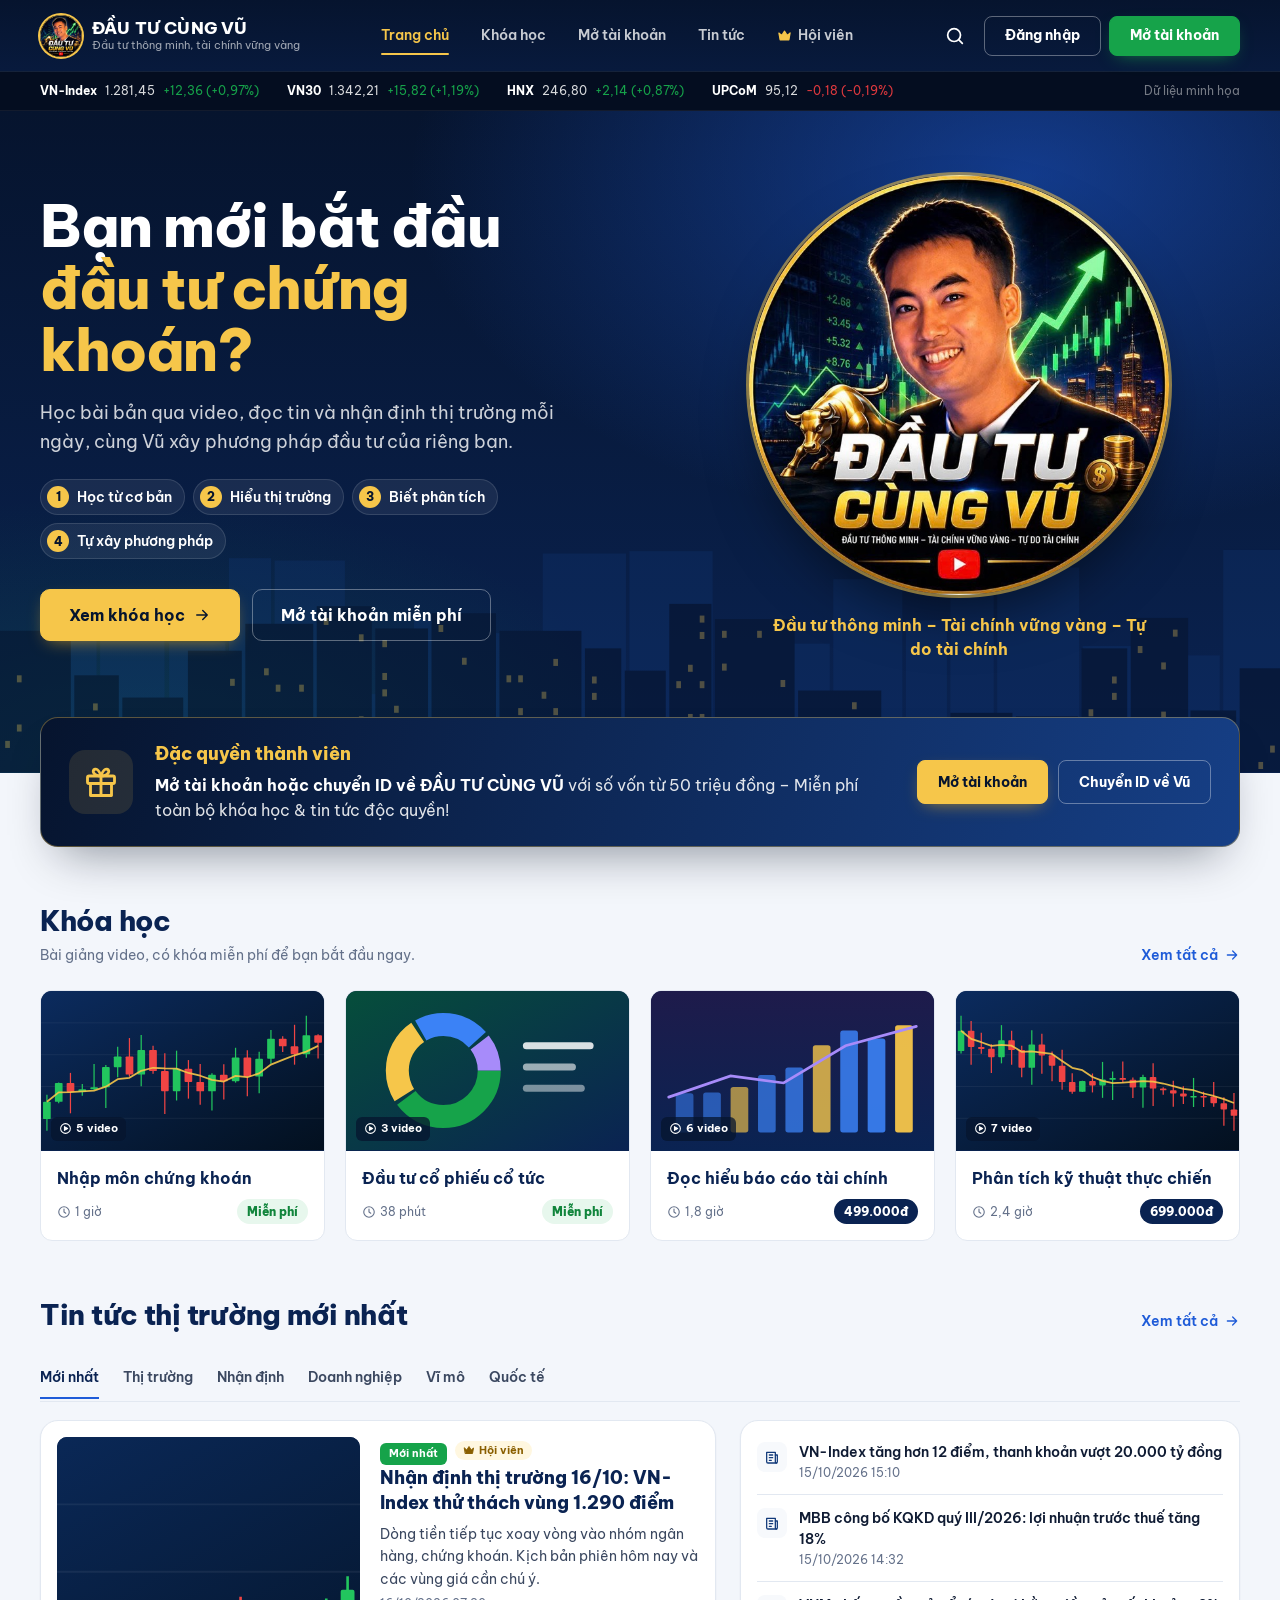
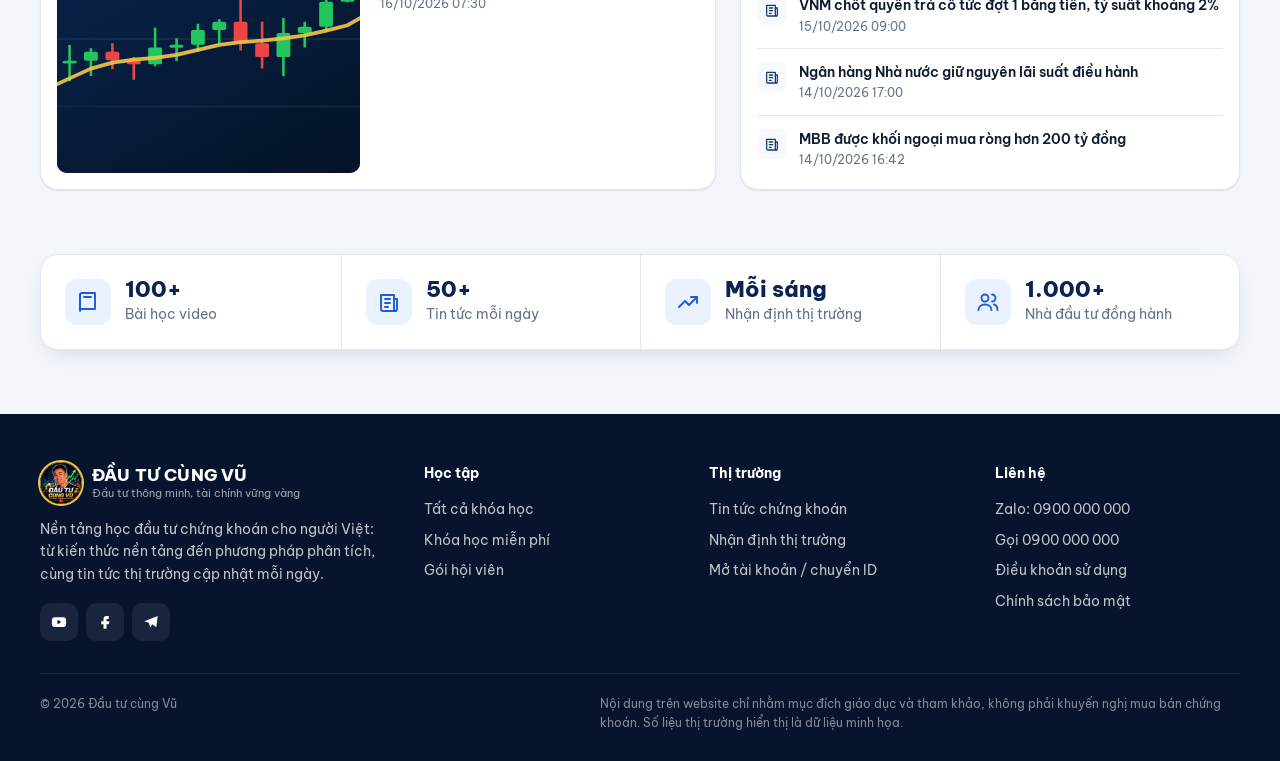
<file: index.html>
<!doctype html>
<html lang="vi">
<head>
  <meta charset="utf-8">
  <meta name="viewport" content="width=device-width, initial-scale=1">
  <title>Đầu tư cùng Vũ | Học đầu tư chứng khoán từ con số 0</title>
  <meta name="description" content="Học đầu tư chứng khoán từ cơ bản đến nâng cao, đọc tin thị trường mỗi ngày và mở tài khoản chứng khoán nhanh chóng.">
  <meta name="theme-color" content="#06142e">
  <link rel="icon" href="assets/img/vu-128.jpg" type="image/jpeg">
  <link rel="preconnect" href="https://fonts.googleapis.com">
  <link rel="preconnect" href="https://fonts.gstatic.com" crossorigin>
  <link href="https://fonts.googleapis.com/css2?family=Be+Vietnam+Pro:wght@400;500;600;700;800&display=swap" rel="stylesheet">
  <link rel="stylesheet" href="assets/css/core.css">
  <link rel="stylesheet" href="assets/css/pages.css">
  <script src="assets/js/data.js" defer></script>
  <script src="assets/js/ui.js" defer></script>
  <script src="assets/js/pages/home.js" defer></script>
</head>
<body data-page="home">
  <a class="skip-link" href="#main">Bỏ qua tới nội dung chính</a>
  <header data-site-header class="site-header"></header>
  <div data-market-strip class="market-strip"></div>

  <main id="main">
    <!-- Hero -->
    <section class="hero" aria-labelledby="hero-title">
      <div class="hero-skyline" data-hero-skyline></div>
      <div class="container">
        <div>
          <h1 id="hero-title">Bạn mới bắt đầu <span>đầu tư chứng khoán?</span></h1>
          <p class="hero-lead">Học bài bản qua video, đọc tin và nhận định thị trường mỗi ngày, cùng Vũ xây phương pháp đầu tư của riêng bạn.</p>
          <ol class="learn-path" aria-label="Lộ trình 4 bước">
            <li>Học từ cơ bản</li>
            <li>Hiểu thị trường</li>
            <li>Biết phân tích</li>
            <li>Tự xây phương pháp</li>
          </ol>
          <div class="hero-cta">
            <a class="btn btn--gold btn--lg" href="khoa-hoc/">Xem khóa học <span data-icon="arrowRight"></span></a>
            <a class="btn btn--ghost-light btn--lg" href="mo-tai-khoan/">Mở tài khoản miễn phí</a>
          </div>
        </div>

        <figure class="hero-portrait">
          <img src="assets/img/vu.jpg" alt="Vũ, người sáng lập Đầu tư cùng Vũ" width="640" height="640">
          <figcaption data-slogan>Đầu tư thông minh – Tài chính vững vàng – Tự do tài chính</figcaption>
        </figure>
      </div>
    </section>

    <!-- Đặc quyền thành viên (đặt ngay dưới hero) -->
    <section class="privilege" aria-labelledby="privilege-title">
      <div class="container">
        <div class="privilege-card">
          <span class="promo-icon" data-icon="gift"></span>
          <div>
            <h2 id="privilege-title">Đặc quyền thành viên</h2>
            <p><span data-offer-title>Mở tài khoản hoặc chuyển ID về ĐẦU TƯ CÙNG VŨ</span> <span data-offer-text>với số vốn từ 50 triệu đồng – Miễn phí toàn bộ khóa học &amp; tin tức độc quyền!</span></p>
          </div>
          <div class="privilege-cta">
            <a class="btn btn--gold" href="mo-tai-khoan/#mo-moi">Mở tài khoản</a>
            <a class="btn btn--ghost-light" href="mo-tai-khoan/#chuyen-id">Chuyển ID về Vũ</a>
          </div>
        </div>
      </div>
    </section>

    <!-- Courses -->
    <section class="section" aria-labelledby="featured-title">
      <div class="container">
        <div class="section-head">
          <div>
            <h2 class="section-title" id="featured-title">Khóa học</h2>
            <p class="section-sub">Bài giảng video, có khóa miễn phí để bạn bắt đầu ngay.</p>
          </div>
          <a class="link-more" href="khoa-hoc/">Xem tất cả <span data-icon="arrowRight"></span></a>
        </div>
        <div class="grid-courses" data-featured-courses></div>
      </div>
    </section>

    <!-- News -->
    <section class="section" style="padding-top:0" aria-labelledby="news-title">
      <div class="container">
        <div class="section-head">
          <h2 class="section-title" id="news-title">Tin tức thị trường mới nhất</h2>
          <a class="link-more" href="tin-tuc/" data-news-more>Xem tất cả <span data-icon="arrowRight"></span></a>
        </div>
        <div class="tabs tabs--line" role="tablist" aria-label="Chủ đề tin tức" data-home-news-tabs></div>
        <div class="home-news" id="home-news-panel" role="tabpanel" data-home-news></div>
      </div>
    </section>

    <!-- Stats (chuyển xuống cuối) -->
    <section class="container stats" aria-label="Con số nổi bật">
      <ul>
        <li><span class="ico" data-icon="book"></span><div><strong>100+</strong><span>Bài học video</span></div></li>
        <li><span class="ico" data-icon="newspaper"></span><div><strong>50+</strong><span>Tin tức mỗi ngày</span></div></li>
        <li><span class="ico" data-icon="trendingUp"></span><div><strong>Mỗi sáng</strong><span>Nhận định thị trường</span></div></li>
        <li><span class="ico" data-icon="users"></span><div><strong>1.000+</strong><span>Nhà đầu tư đồng hành</span></div></li>
      </ul>
    </section>
  </main>

  <footer data-site-footer></footer>
</body>
</html>
</file>
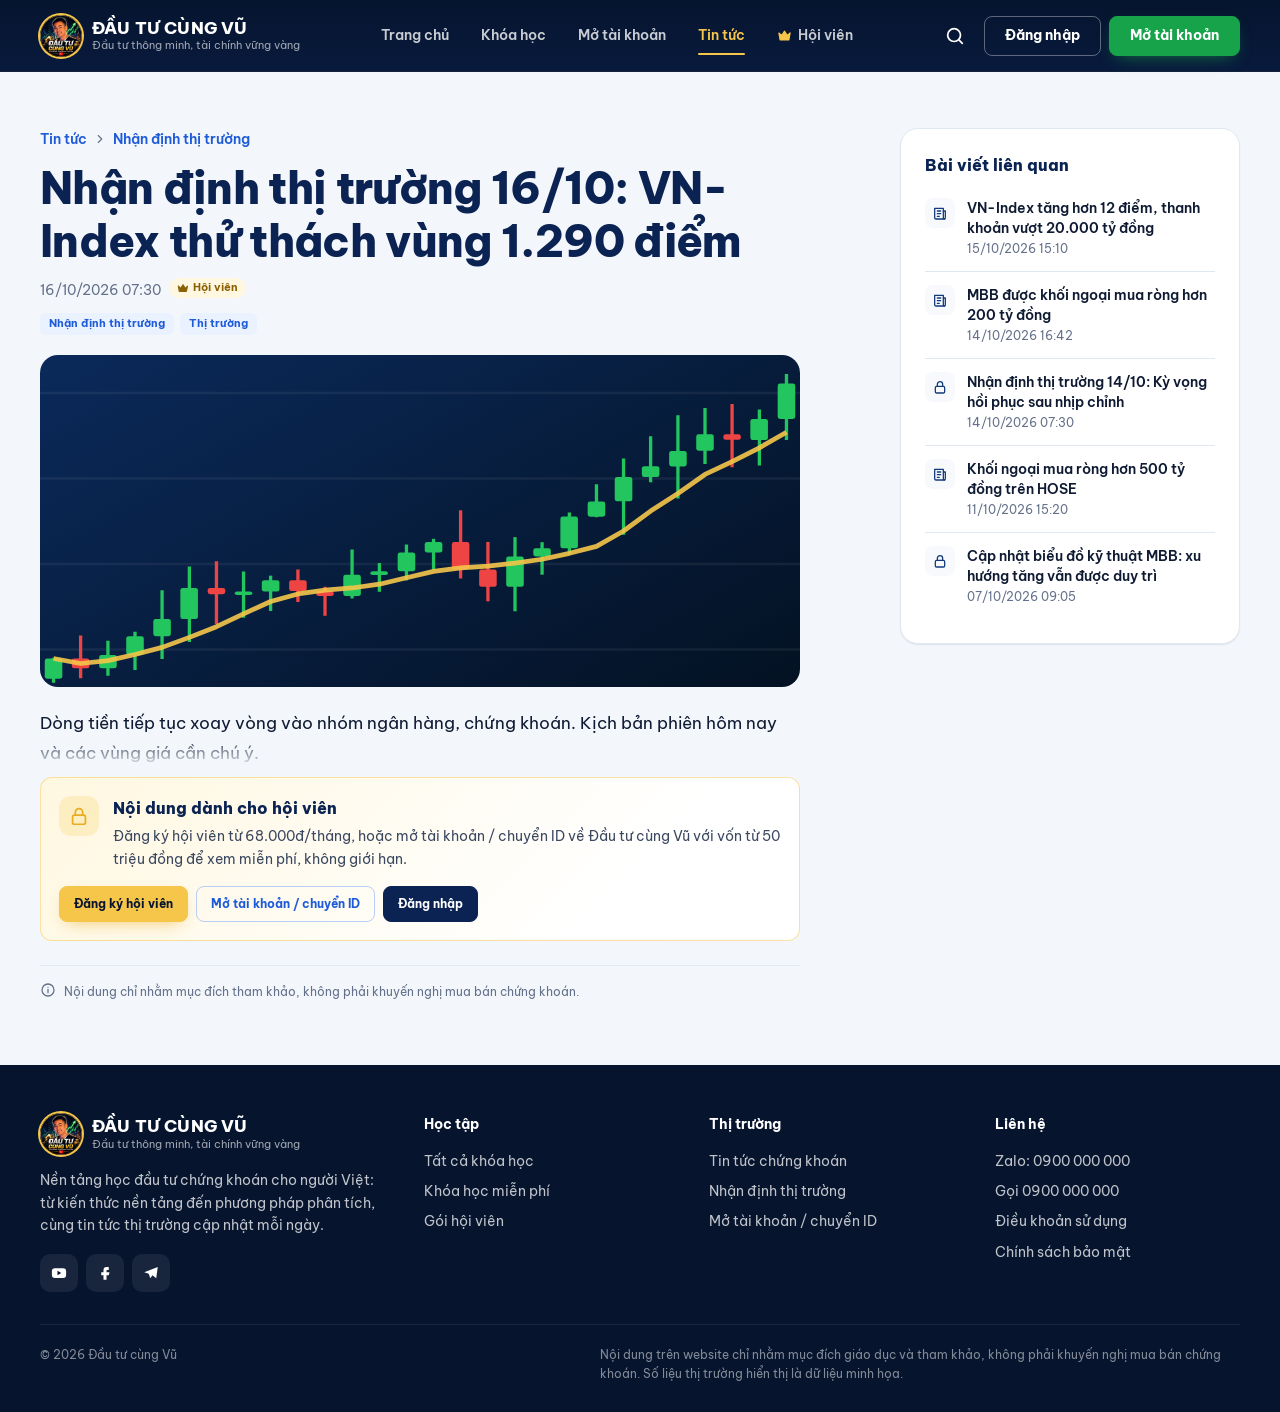
<file: bai-viet/index.html>
<!doctype html>
<html lang="vi">
<head>
  <meta charset="utf-8">
  <meta name="viewport" content="width=device-width, initial-scale=1">
  <title>Bài viết | Đầu tư cùng Vũ</title>
  <meta name="description" content="Tin tức và nhận định thị trường chứng khoán từ Đầu tư cùng Vũ.">
  <meta name="theme-color" content="#06142e">
  <link rel="icon" href="../assets/img/vu-128.jpg" type="image/jpeg">
  <link rel="preconnect" href="https://fonts.googleapis.com">
  <link rel="preconnect" href="https://fonts.gstatic.com" crossorigin>
  <link href="https://fonts.googleapis.com/css2?family=Be+Vietnam+Pro:wght@400;500;600;700;800&display=swap" rel="stylesheet">
  <link rel="stylesheet" href="../assets/css/core.css">
  <link rel="stylesheet" href="../assets/css/pages.css">
  <script src="../assets/js/data.js" defer></script>
  <script src="../assets/js/ui.js" defer></script>
  <script src="../assets/js/pages/article.js" defer></script>
</head>
<body data-page="news">
  <a class="skip-link" href="#main">Bỏ qua tới nội dung chính</a>
  <header data-site-header class="site-header"></header>

  <main id="main">
    <section class="section article-section">
      <div class="container article-layout">
        <article class="article" data-article aria-live="polite"></article>
        <aside class="article-side" aria-labelledby="related-title">
          <div class="panel panel-pad">
            <h2 id="related-title" class="card-title-h">Bài viết liên quan</h2>
            <ul class="headline-list headline-list--plain" data-related></ul>
          </div>
        </aside>
      </div>
    </section>
  </main>

  <footer data-site-footer></footer>
</body>
</html>
</file>
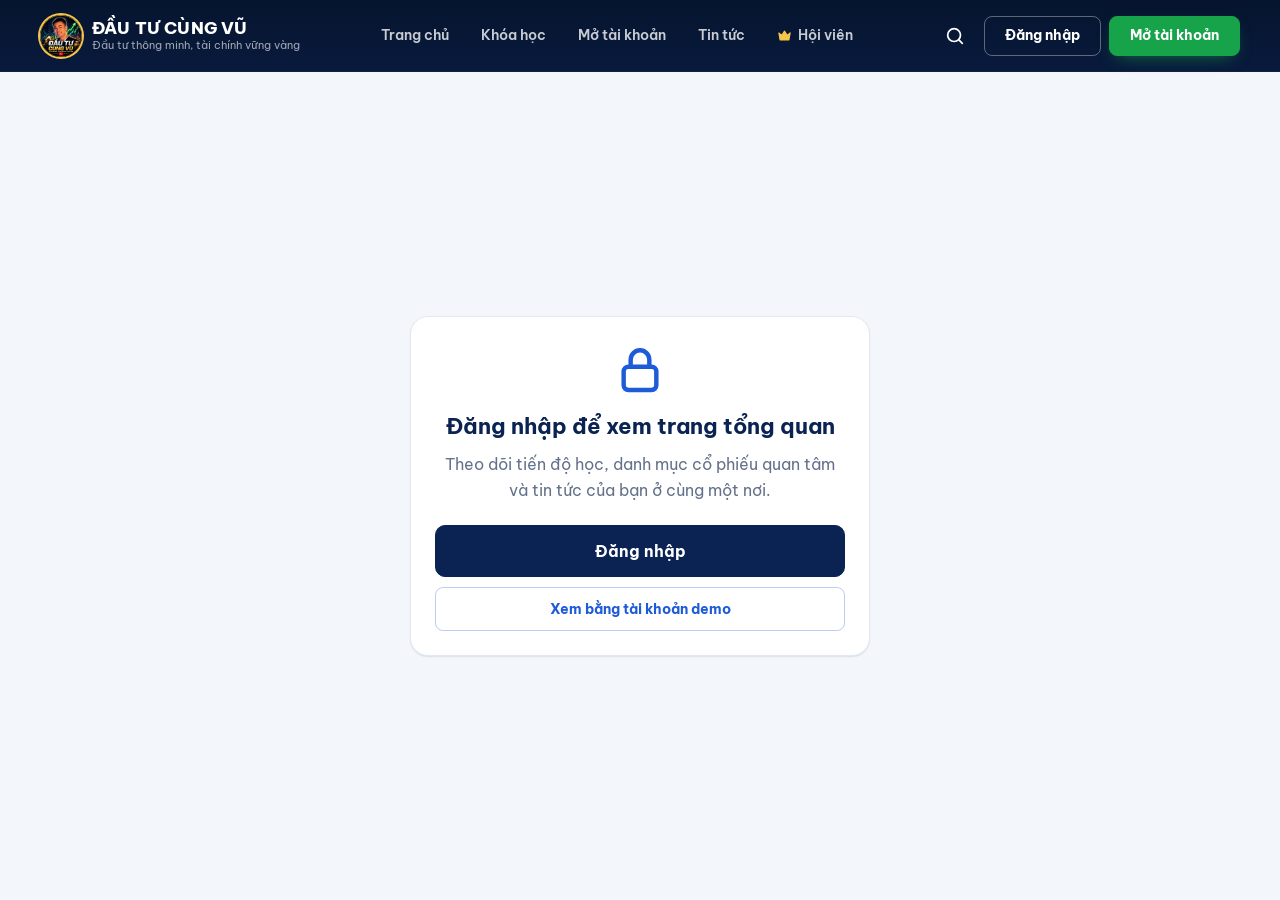
<file: dashboard/index.html>
<!doctype html>
<html lang="vi">
<head>
  <meta charset="utf-8">
  <meta name="viewport" content="width=device-width, initial-scale=1">
  <title>Tổng quan | Đầu tư cùng Vũ</title>
  <meta name="robots" content="noindex">
  <meta name="theme-color" content="#06142e">
  <link rel="icon" href="../assets/img/vu-128.jpg" type="image/jpeg">
  <link rel="preconnect" href="https://fonts.googleapis.com">
  <link rel="preconnect" href="https://fonts.gstatic.com" crossorigin>
  <link href="https://fonts.googleapis.com/css2?family=Be+Vietnam+Pro:wght@400;500;600;700;800&display=swap" rel="stylesheet">
  <link rel="stylesheet" href="../assets/css/core.css">
  <link rel="stylesheet" href="../assets/css/pages.css">
  <script src="../assets/js/data.js" defer></script>
  <script src="../assets/js/ui.js" defer></script>
  <script src="../assets/js/pages/dashboard.js" defer></script>
</head>
<body data-page="dashboard">
  <a class="skip-link" href="#main">Bỏ qua tới nội dung chính</a>
  <header data-site-header class="site-header"></header>
  <main id="main" data-dashboard></main>
</body>
</html>
</file>
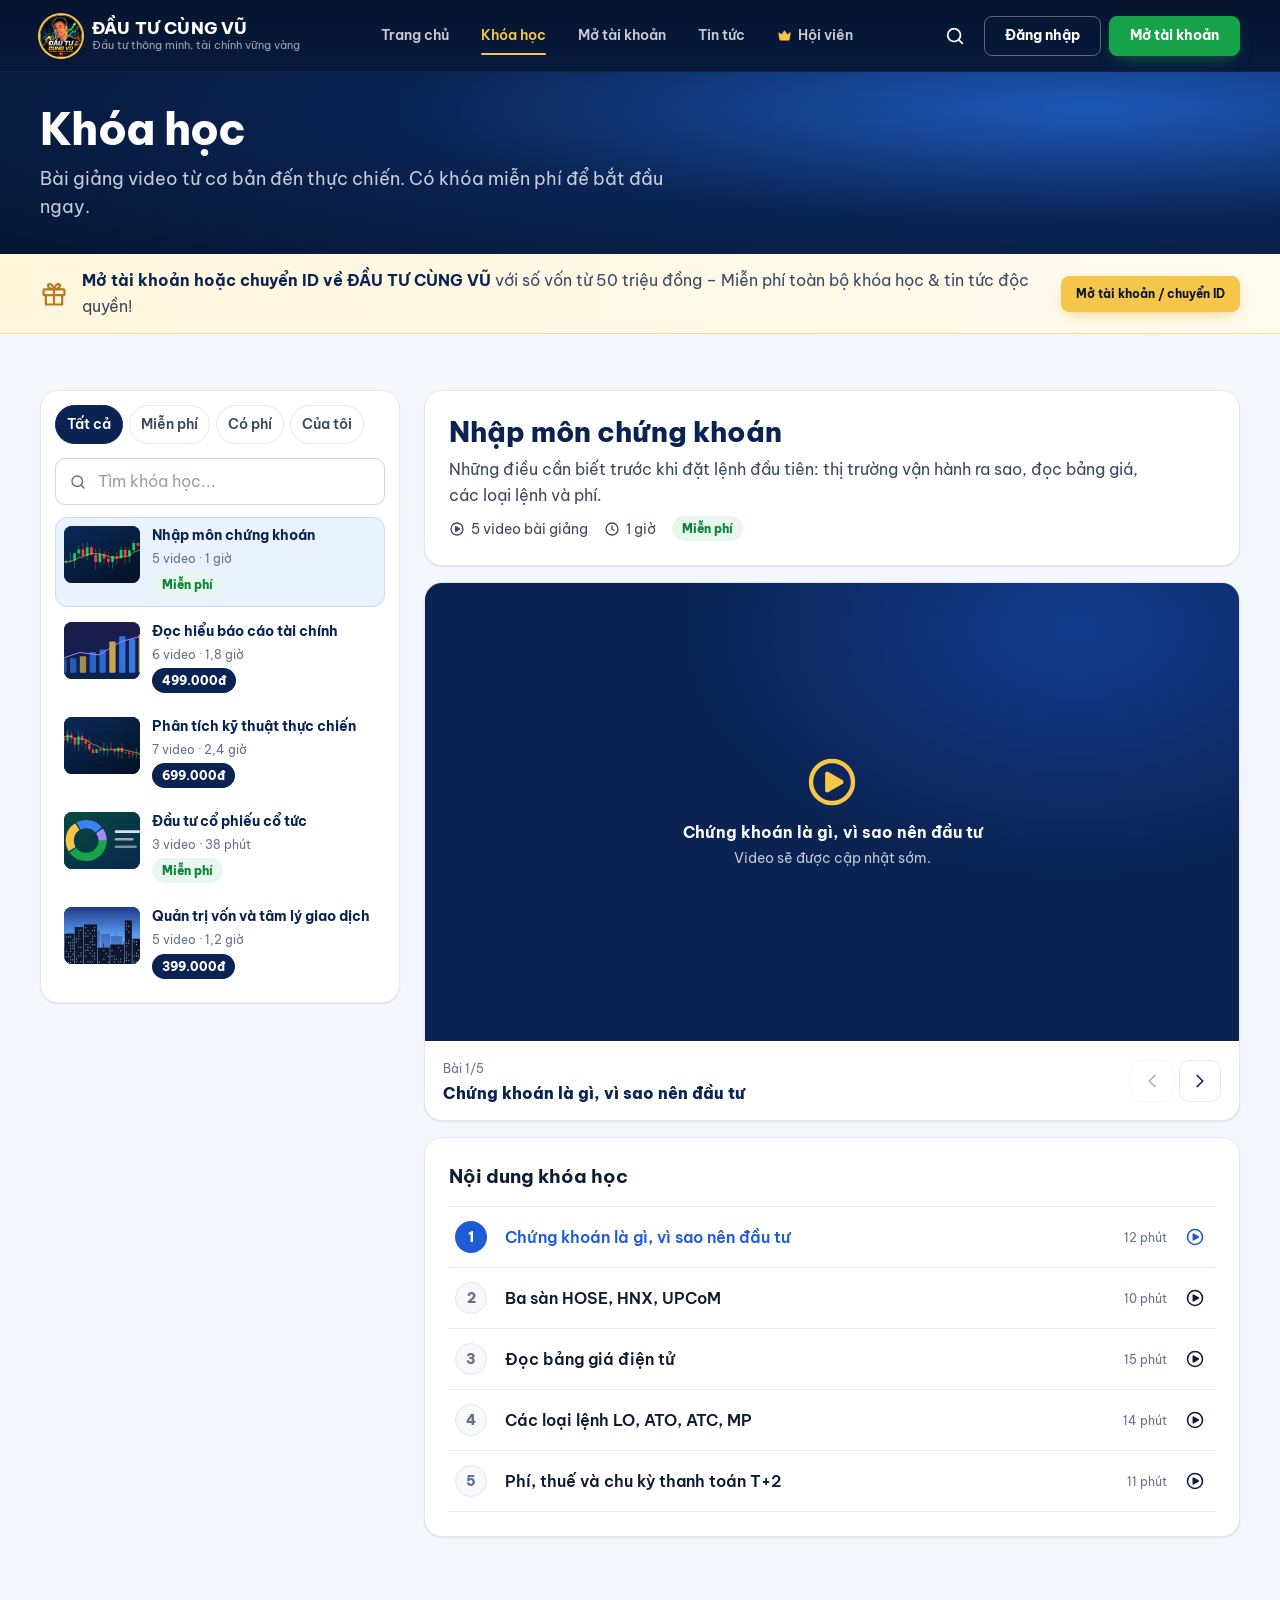
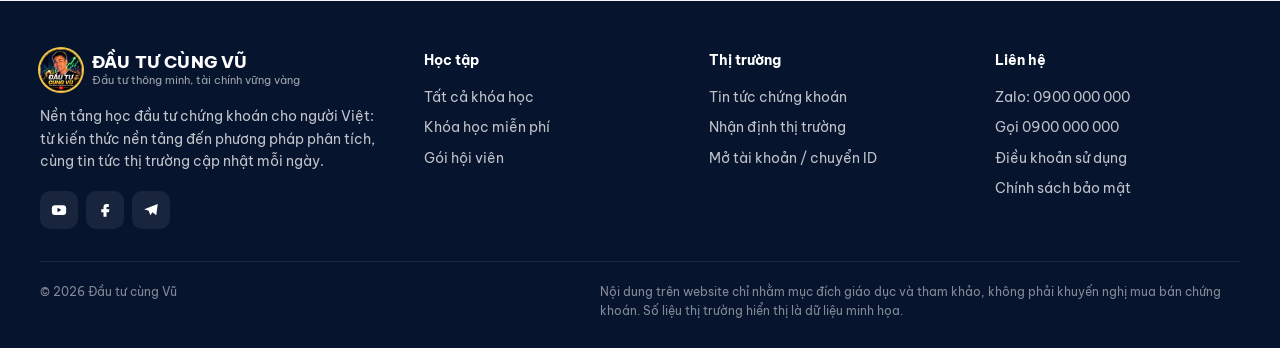
<file: khoa-hoc/index.html>
<!doctype html>
<html lang="vi">
<head>
  <meta charset="utf-8">
  <meta name="viewport" content="width=device-width, initial-scale=1">
  <title>Khóa học đầu tư chứng khoán | Đầu tư cùng Vũ</title>
  <meta name="description" content="Lộ trình 5 cấp độ: từ người mới bắt đầu đến tự xây dựng danh mục đầu tư.">
  <meta name="theme-color" content="#06142e">
  <link rel="icon" href="../assets/img/vu-128.jpg" type="image/jpeg">
  <link rel="preconnect" href="https://fonts.googleapis.com">
  <link rel="preconnect" href="https://fonts.gstatic.com" crossorigin>
  <link href="https://fonts.googleapis.com/css2?family=Be+Vietnam+Pro:wght@400;500;600;700;800&display=swap" rel="stylesheet">
  <link rel="stylesheet" href="../assets/css/core.css">
  <link rel="stylesheet" href="../assets/css/pages.css">
  <script src="../assets/js/data.js" defer></script>
  <script src="../assets/js/ui.js" defer></script>
  <script src="../assets/js/pages/courses.js" defer></script>
</head>
<body data-page="courses">
  <a class="skip-link" href="#main">Bỏ qua tới nội dung chính</a>
  <header data-site-header class="site-header"></header>

  <main id="main">
    <section class="page-banner page-banner--slim">
      <div class="container">
        <div>
          <h1>Khóa học</h1>
          <p>Bài giảng video từ cơ bản đến thực chiến. Có khóa miễn phí để bắt đầu ngay.</p>
        </div>
      </div>
    </section>

    <div class="offer-strip">
      <div class="container">
        <span data-icon="gift"></span>
        <p><b data-offer-title>Mở tài khoản hoặc chuyển ID về ĐẦU TƯ CÙNG VŨ</b> <span data-offer-text>với số vốn từ 50 triệu đồng – Miễn phí toàn bộ khóa học &amp; tin tức độc quyền!</span></p>
        <a class="btn btn--gold btn--sm" href="../mo-tai-khoan/">Mở tài khoản / chuyển ID</a>
      </div>
    </div>

    <section class="section" id="khoa-hoc">
      <div class="container course-layout">
        <aside class="panel course-side" aria-label="Danh sách khóa học">
          <div class="tabs course-filter" role="tablist" aria-label="Lọc khóa học" data-course-filter>
            <button class="tab" role="tab" aria-selected="true" data-value="all">Tất cả</button>
            <button class="tab" role="tab" aria-selected="false" data-value="free">Miễn phí</button>
            <button class="tab" role="tab" aria-selected="false" data-value="paid">Có phí</button>
            <button class="tab" role="tab" aria-selected="false" data-value="mine">Của tôi</button>
          </div>
          <div class="search-box">
            <span data-icon="search"></span>
            <label class="sr-only" for="course-search">Tìm khóa học</label>
            <input class="input" id="course-search" type="search" placeholder="Tìm khóa học..." autocomplete="off">
          </div>
          <ul class="course-picker" data-course-list></ul>
        </aside>

        <article class="course-detail" id="chi-tiet" data-course-detail aria-live="polite"></article>
      </div>
    </section>
  </main>

  <footer data-site-footer></footer>
</body>
</html>
</file>
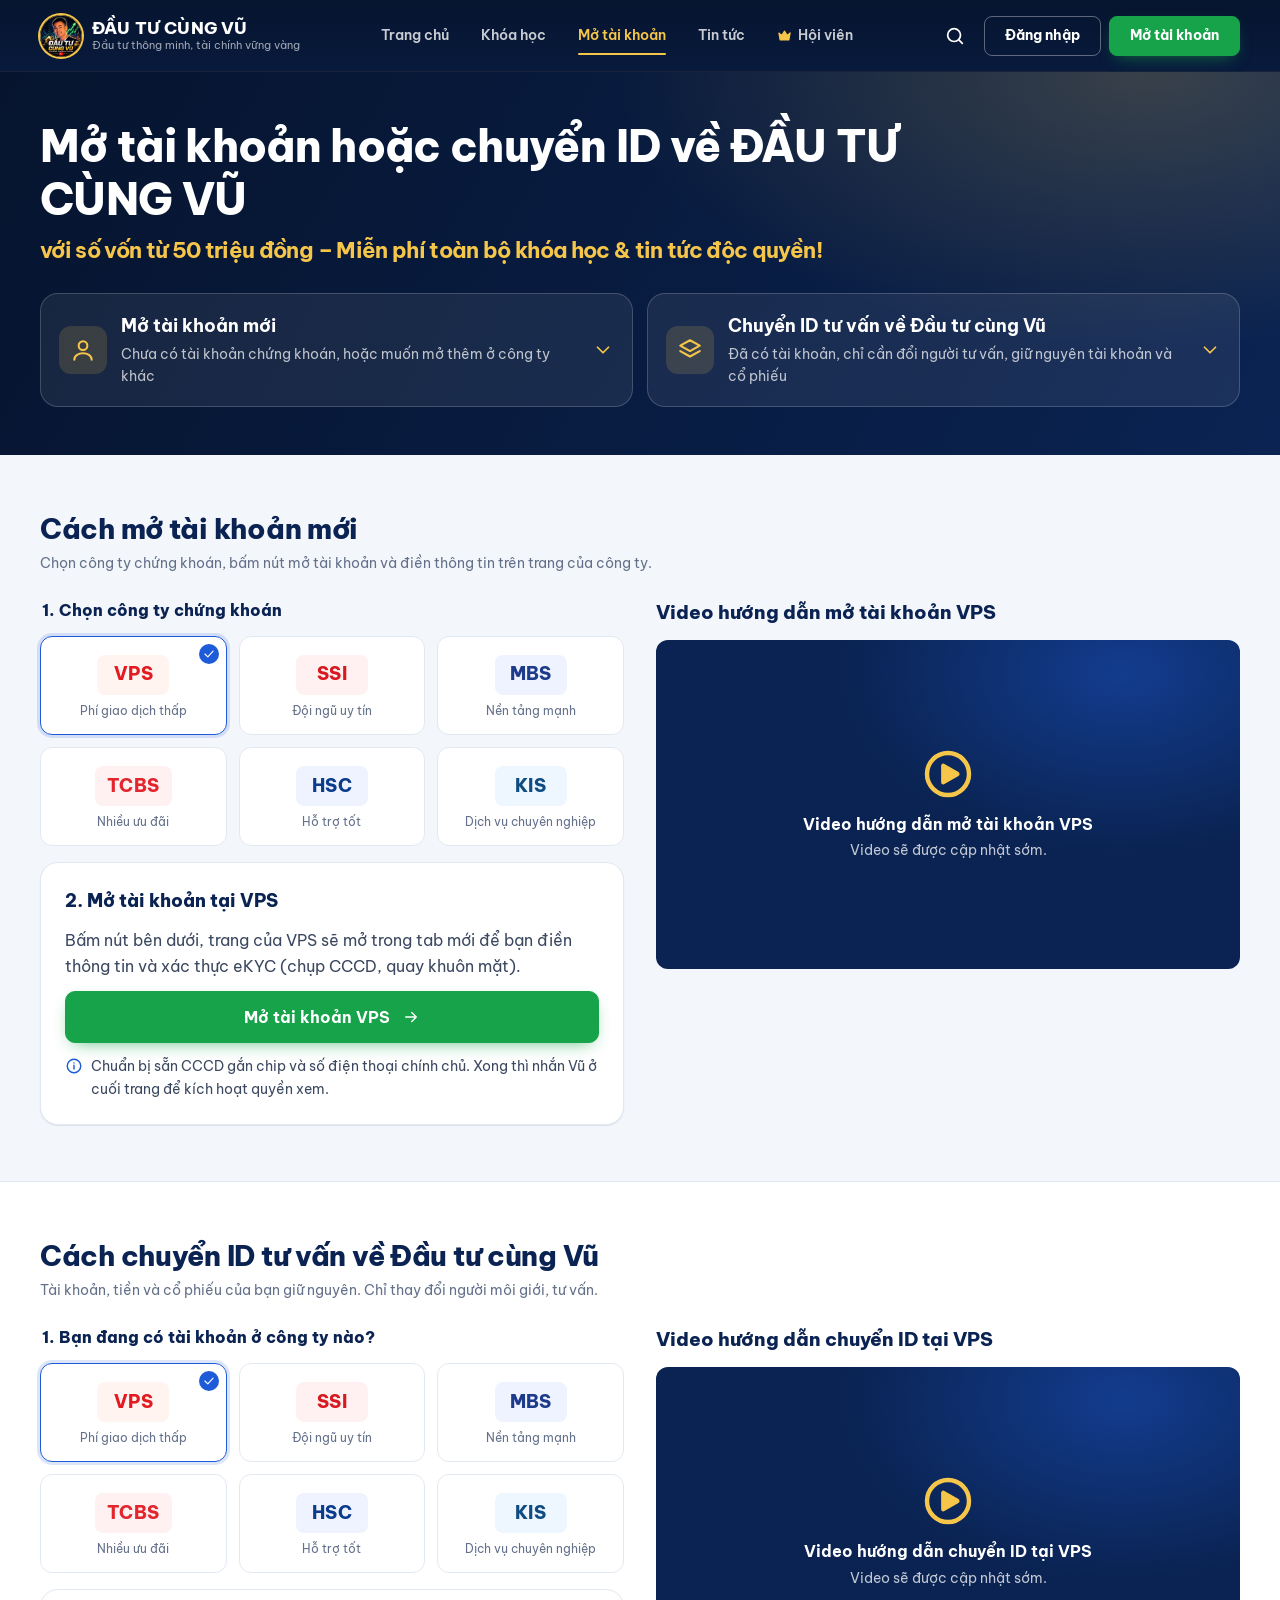
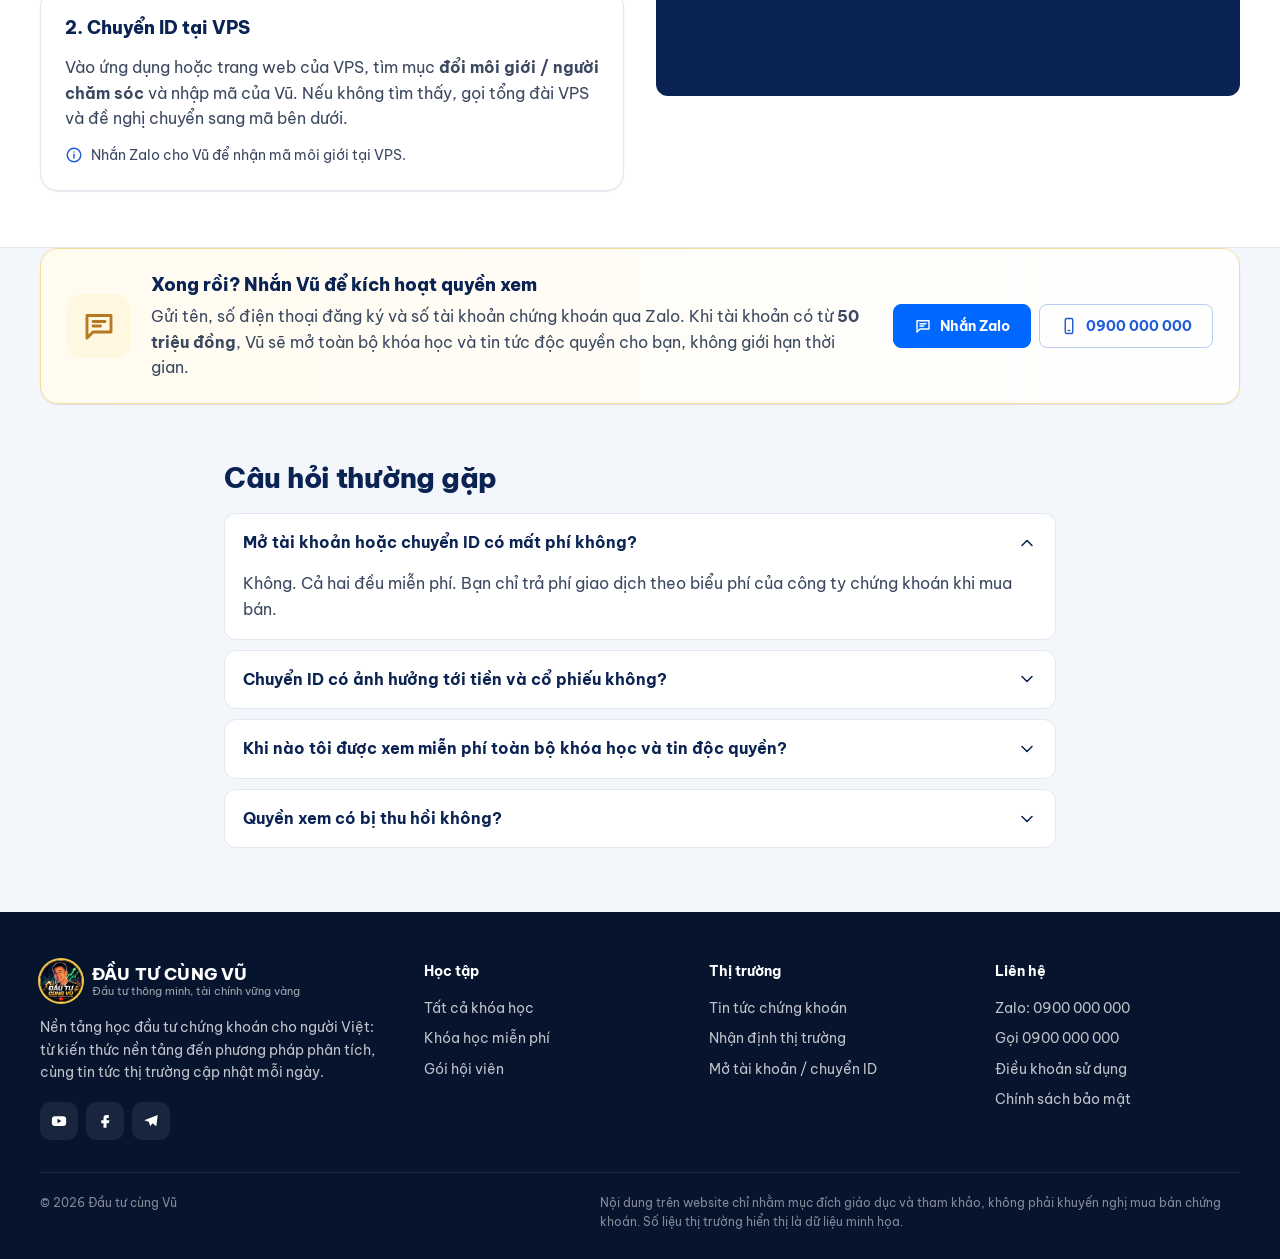
<file: mo-tai-khoan/index.html>
<!doctype html>
<html lang="vi">
<head>
  <meta charset="utf-8">
  <meta name="viewport" content="width=device-width, initial-scale=1">
  <title>Mở tài khoản chứng khoán online | Đầu tư cùng Vũ</title>
  <meta name="description" content="Mở tài khoản chứng khoán online trong 5 phút với eKYC. Miễn phí giao dịch 15 ngày đầu và nhận trọn bộ khóa học.">
  <meta name="theme-color" content="#06142e">
  <link rel="icon" href="../assets/img/vu-128.jpg" type="image/jpeg">
  <link rel="preconnect" href="https://fonts.googleapis.com">
  <link rel="preconnect" href="https://fonts.gstatic.com" crossorigin>
  <link href="https://fonts.googleapis.com/css2?family=Be+Vietnam+Pro:wght@400;500;600;700;800&display=swap" rel="stylesheet">
  <link rel="stylesheet" href="../assets/css/core.css">
  <link rel="stylesheet" href="../assets/css/pages.css">
  <script src="../assets/js/data.js" defer></script>
  <script src="../assets/js/ui.js" defer></script>
  <script src="../assets/js/pages/account.js" defer></script>
</head>
<body data-page="account">
  <a class="skip-link" href="#main">Bỏ qua tới nội dung chính</a>
  <header data-site-header class="site-header"></header>

  <main id="main">
    <section class="acc-hero" aria-labelledby="acc-title">
      <div class="container">
        <h1 id="acc-title"><span data-offer-title>Mở tài khoản hoặc chuyển ID về ĐẦU TƯ CÙNG VŨ</span> <span class="acc-hero-sub" data-offer-text>với số vốn từ 50 triệu đồng – Miễn phí toàn bộ khóa học &amp; tin tức độc quyền!</span></h1>
        <div class="acc-choices">
          <a class="acc-choice" href="#mo-moi">
            <span class="acc-choice-ico" data-icon="user"></span>
            <span><b>Mở tài khoản mới</b><small>Chưa có tài khoản chứng khoán, hoặc muốn mở thêm ở công ty khác</small></span>
            <span data-icon="chevronDown"></span>
          </a>
          <a class="acc-choice" href="#chuyen-id">
            <span class="acc-choice-ico" data-icon="layers"></span>
            <span><b>Chuyển ID tư vấn về Đầu tư cùng Vũ</b><small>Đã có tài khoản, chỉ cần đổi người tư vấn, giữ nguyên tài khoản và cổ phiếu</small></span>
            <span data-icon="chevronDown"></span>
          </a>
        </div>
      </div>
    </section>

    <section class="section acc-flow" id="mo-moi" aria-labelledby="open-title">
      <div class="container">
        <div class="section-head">
          <div>
            <h2 class="section-title" id="open-title">Cách mở tài khoản mới</h2>
            <p class="section-sub">Chọn công ty chứng khoán, bấm nút mở tài khoản và điền thông tin trên trang của công ty.</p>
          </div>
        </div>
        <div class="acc-grid">
          <div>
            <fieldset class="broker-fieldset">
              <legend>1. Chọn công ty chứng khoán</legend>
              <div class="broker-grid" data-brokers="open"></div>
            </fieldset>
            <div class="panel panel-pad broker-action" data-broker-action="open" aria-live="polite"></div>
          </div>
          <div class="acc-video">
            <h3 data-video-title="open">Video hướng dẫn mở tài khoản</h3>
            <div data-broker-video="open"></div>
          </div>
        </div>
      </div>
    </section>

    <section class="section acc-flow acc-flow--alt" id="chuyen-id" aria-labelledby="transfer-title">
      <div class="container">
        <div class="section-head">
          <div>
            <h2 class="section-title" id="transfer-title">Cách chuyển ID tư vấn về Đầu tư cùng Vũ</h2>
            <p class="section-sub">Tài khoản, tiền và cổ phiếu của bạn giữ nguyên. Chỉ thay đổi người môi giới, tư vấn.</p>
          </div>
        </div>
        <div class="acc-grid">
          <div>
            <fieldset class="broker-fieldset">
              <legend>1. Bạn đang có tài khoản ở công ty nào?</legend>
              <div class="broker-grid" data-brokers="transfer"></div>
            </fieldset>
            <div class="panel panel-pad broker-action" data-broker-action="transfer" aria-live="polite"></div>
          </div>
          <div class="acc-video">
            <h3 data-video-title="transfer">Video hướng dẫn chuyển ID</h3>
            <div data-broker-video="transfer"></div>
          </div>
        </div>
      </div>
    </section>

    <section class="section" style="padding-top:0" aria-labelledby="activate-title">
      <div class="container">
        <div class="activate panel">
          <span class="promo-icon" data-icon="message"></span>
          <div>
            <h2 id="activate-title">Xong rồi? Nhắn Vũ để kích hoạt quyền xem</h2>
            <p>Gửi tên, số điện thoại đăng ký và số tài khoản chứng khoán qua Zalo. Khi tài khoản có từ <b data-min-capital>50 triệu đồng</b>, Vũ sẽ mở toàn bộ khóa học và tin tức độc quyền cho bạn, không giới hạn thời gian.</p>
          </div>
          <div class="activate-cta" data-contact></div>
        </div>
      </div>
    </section>

    <section class="section" style="padding-top:0" aria-labelledby="faq-title">
      <div class="container" style="max-width:880px">
        <h2 class="section-title" id="faq-title" style="margin-bottom:18px">Câu hỏi thường gặp</h2>
        <div class="faq">
          <details open>
            <summary>Mở tài khoản hoặc chuyển ID có mất phí không?<span data-icon="chevronDown"></span></summary>
            <p>Không. Cả hai đều miễn phí. Bạn chỉ trả phí giao dịch theo biểu phí của công ty chứng khoán khi mua bán.</p>
          </details>
          <details>
            <summary>Chuyển ID có ảnh hưởng tới tiền và cổ phiếu không?<span data-icon="chevronDown"></span></summary>
            <p>Không. Chuyển ID chỉ thay đổi người môi giới, tư vấn của bạn. Tài khoản, số dư và danh mục cổ phiếu được giữ nguyên.</p>
          </details>
          <details>
            <summary>Khi nào tôi được xem miễn phí toàn bộ khóa học và tin độc quyền?<span data-icon="chevronDown"></span></summary>
            <p>Sau khi Vũ kiểm tra tài khoản đã mở hoặc chuyển ID thành công và có từ 50 triệu đồng. Quyền xem không giới hạn thời gian.</p>
          </details>
          <details>
            <summary>Quyền xem có bị thu hồi không?<span data-icon="chevronDown"></span></summary>
            <p>Có, nếu tài khoản chuyển sang người tư vấn khác hoặc không còn đáp ứng mức vốn, giao dịch tối thiểu. Khi đó bạn vẫn có thể đăng ký gói hội viên để tiếp tục xem.</p>
          </details>
        </div>
      </div>
    </section>
  </main>

  <footer data-site-footer></footer>
</body>
</html>
</file>
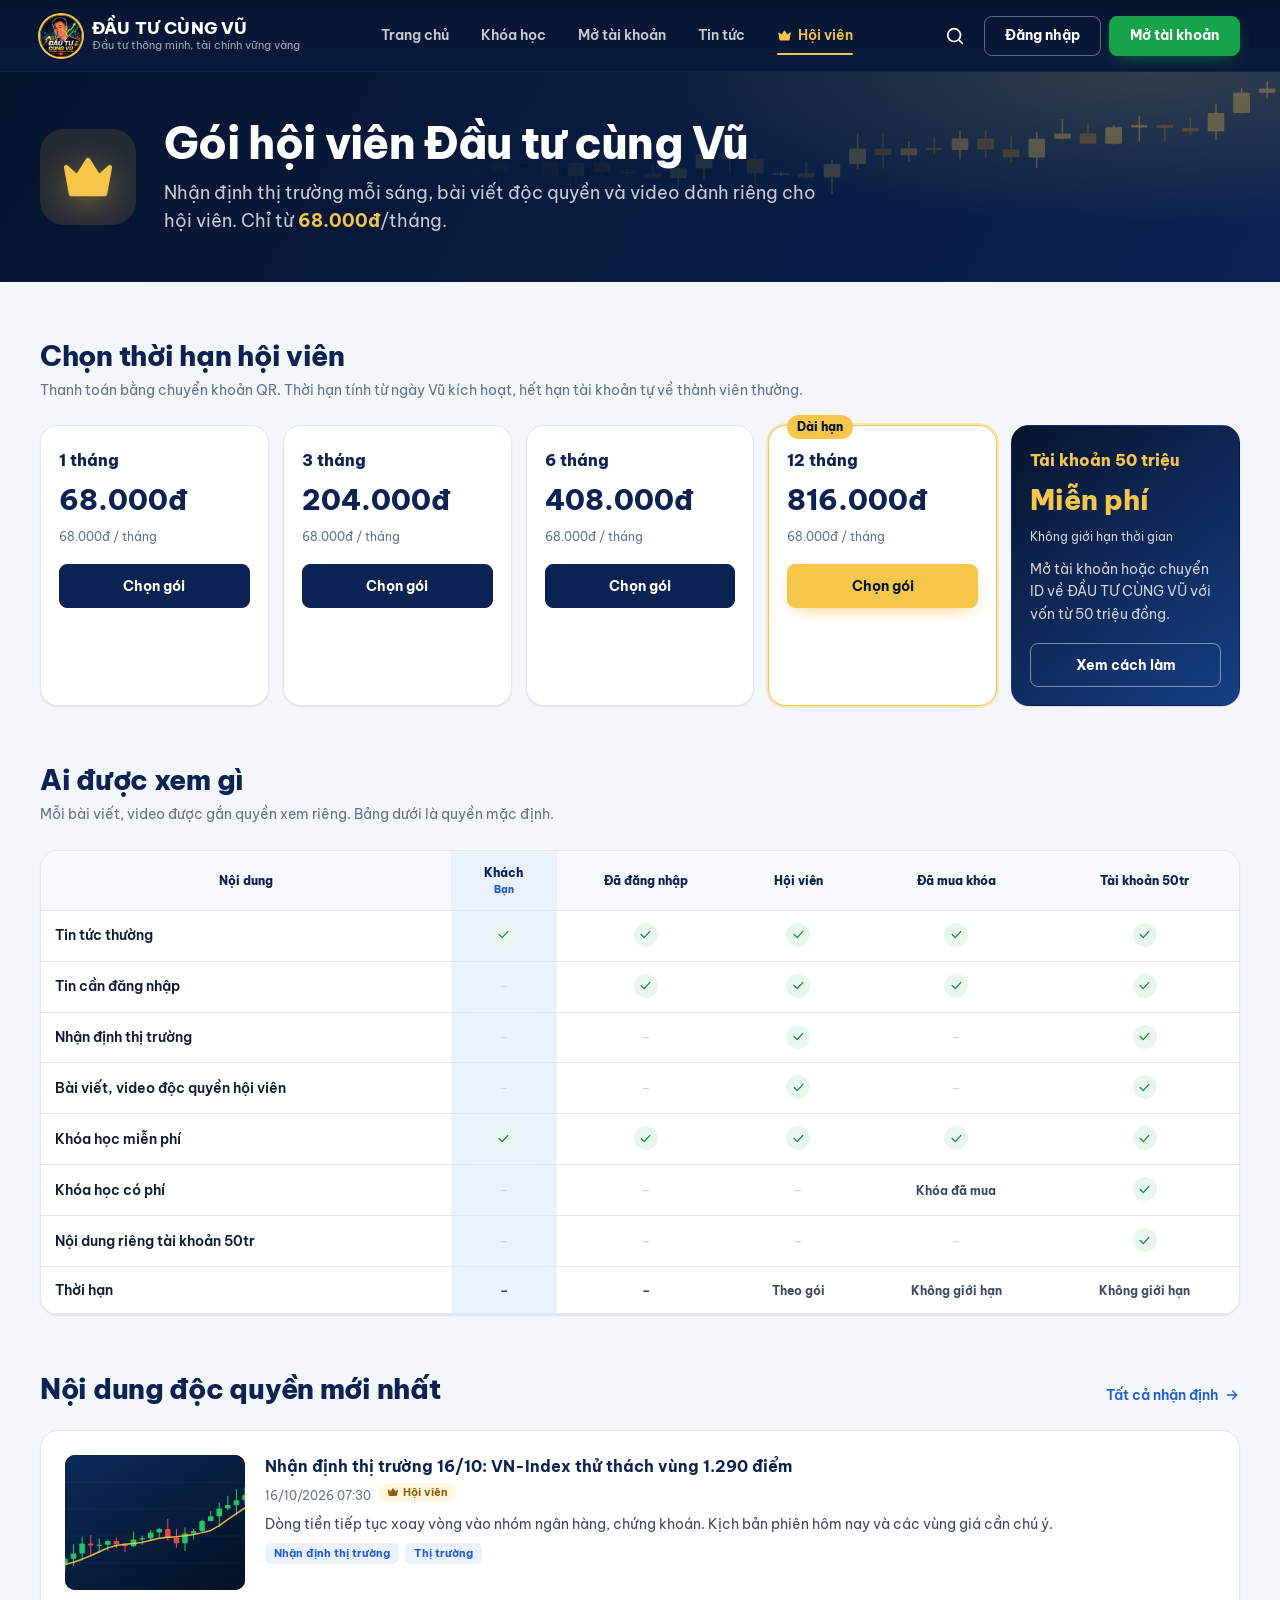
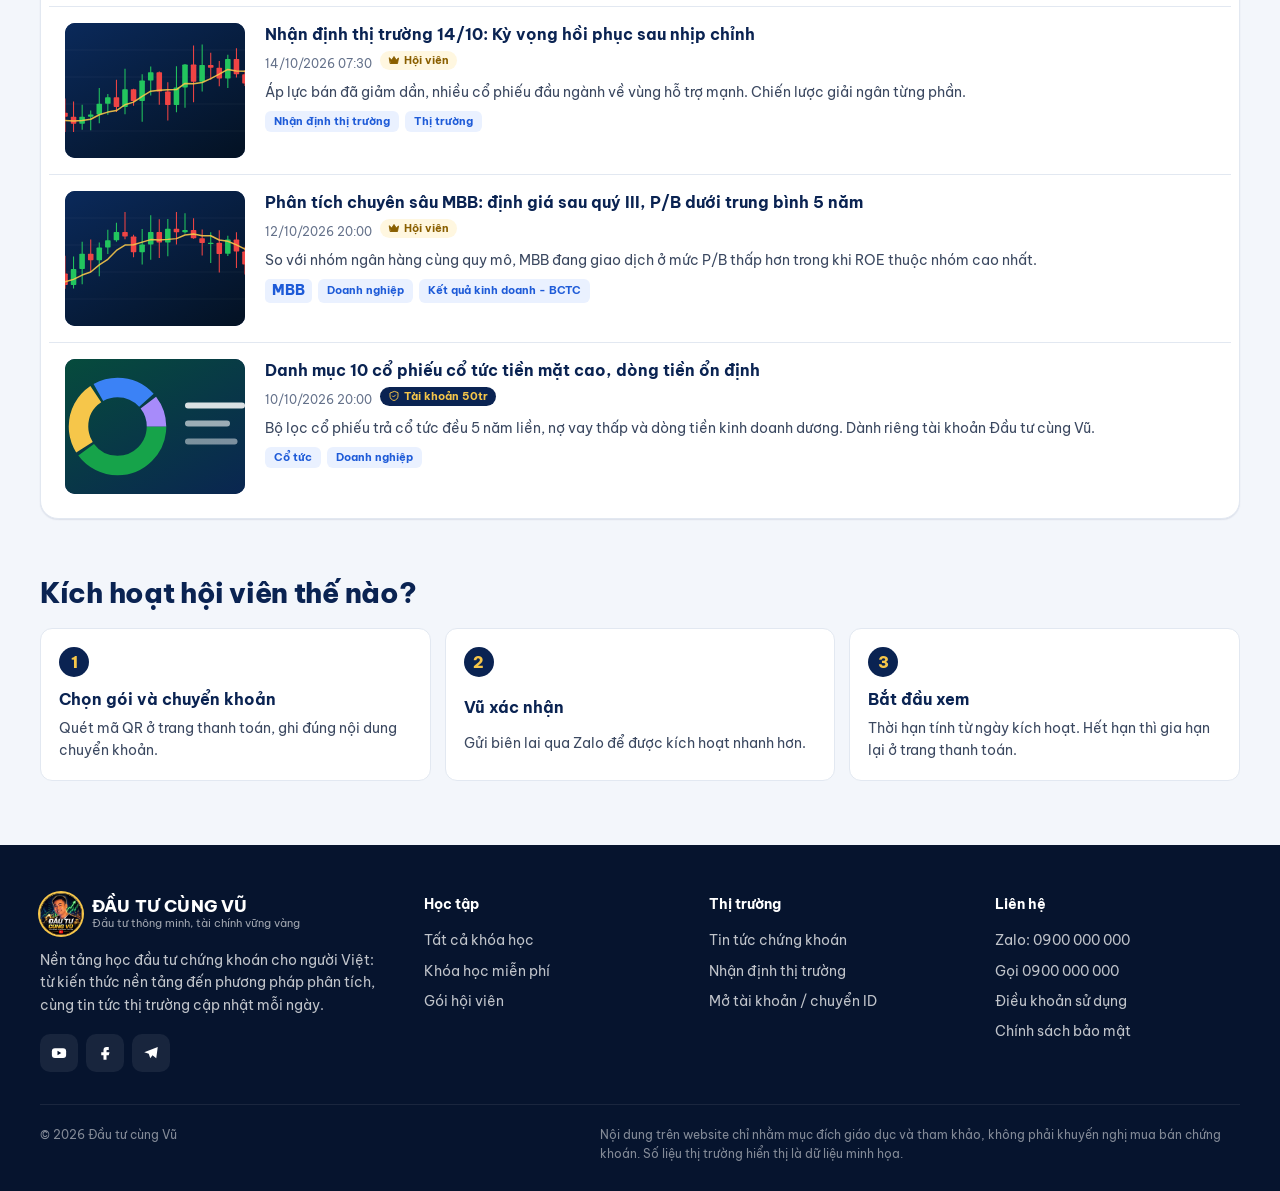
<file: premium/index.html>
<!doctype html>
<html lang="vi">
<head>
  <meta charset="utf-8">
  <meta name="viewport" content="width=device-width, initial-scale=1">
  <title>Gói hội viên | Đầu tư cùng Vũ</title>
  <meta name="description" content="Gói hội viên Đầu tư cùng Vũ: nhận định thị trường, bài viết độc quyền và video hội viên, từ 68.000đ/tháng.">
  <meta name="theme-color" content="#06142e">
  <link rel="icon" href="../assets/img/vu-128.jpg" type="image/jpeg">
  <link rel="preconnect" href="https://fonts.googleapis.com">
  <link rel="preconnect" href="https://fonts.gstatic.com" crossorigin>
  <link href="https://fonts.googleapis.com/css2?family=Be+Vietnam+Pro:wght@400;500;600;700;800&display=swap" rel="stylesheet">
  <link rel="stylesheet" href="../assets/css/core.css">
  <link rel="stylesheet" href="../assets/css/pages.css">
  <script src="../assets/js/data.js" defer></script>
  <script src="../assets/js/ui.js" defer></script>
  <script src="../assets/js/pages/premium.js" defer></script>
</head>
<body data-page="premium">
  <a class="skip-link" href="#main">Bỏ qua tới nội dung chính</a>
  <header data-site-header class="site-header"></header>

  <main id="main">
    <section class="page-banner premium-banner">
      <div class="banner-art" data-banner-art></div>
      <div class="container">
        <span class="crown" data-icon="crown"></span>
        <div>
          <h1>Gói hội viên Đầu tư cùng Vũ</h1>
          <p>Nhận định thị trường mỗi sáng, bài viết độc quyền và video dành riêng cho hội viên. Chỉ từ <b data-price-month>68.000đ</b>/tháng.</p>
        </div>
      </div>
    </section>

    <div data-member-status></div>

    <section class="section" aria-labelledby="plans-title">
      <div class="container">
        <div class="section-head">
          <div>
            <h2 class="section-title" id="plans-title">Chọn thời hạn hội viên</h2>
            <p class="section-sub">Thanh toán bằng chuyển khoản QR. Thời hạn tính từ ngày Vũ kích hoạt, hết hạn tài khoản tự về thành viên thường.</p>
          </div>
        </div>
        <div class="plans" data-plans></div>
      </div>
    </section>

    <section class="section" style="padding-top:0" aria-labelledby="matrix-title">
      <div class="container">
        <div class="section-head">
          <div>
            <h2 class="section-title" id="matrix-title">Ai được xem gì</h2>
            <p class="section-sub">Mỗi bài viết, video được gắn quyền xem riêng. Bảng dưới là quyền mặc định.</p>
          </div>
        </div>
        <div class="panel matrix-wrap" data-access-table></div>
      </div>
    </section>

    <section class="section" style="padding-top:0" aria-labelledby="excl-title">
      <div class="container">
        <div class="section-head">
          <h2 class="section-title" id="excl-title">Nội dung độc quyền mới nhất</h2>
          <a class="link-more" href="../tin-tuc/?chu-de=nhan-dinh">Tất cả nhận định <span data-icon="arrowRight"></span></a>
        </div>
        <div class="panel" style="padding:8px"><div class="news-list" data-exclusive></div></div>
      </div>
    </section>

    <section class="section" style="padding-top:0" aria-labelledby="how-title">
      <div class="container">
        <h2 class="section-title" id="how-title" style="margin-bottom:18px">Kích hoạt hội viên thế nào?</h2>
        <ol class="how-steps">
          <li><b>Chọn gói và chuyển khoản</b><span>Quét mã QR ở trang thanh toán, ghi đúng nội dung chuyển khoản.</span></li>
          <li><b>Vũ xác nhận</b><span>Gửi biên lai qua Zalo để được kích hoạt nhanh hơn.</span></li>
          <li><b>Bắt đầu xem</b><span>Thời hạn tính từ ngày kích hoạt. Hết hạn thì gia hạn lại ở trang thanh toán.</span></li>
        </ol>
      </div>
    </section>
  </main>

  <footer data-site-footer></footer>
</body>
</html>
</file>
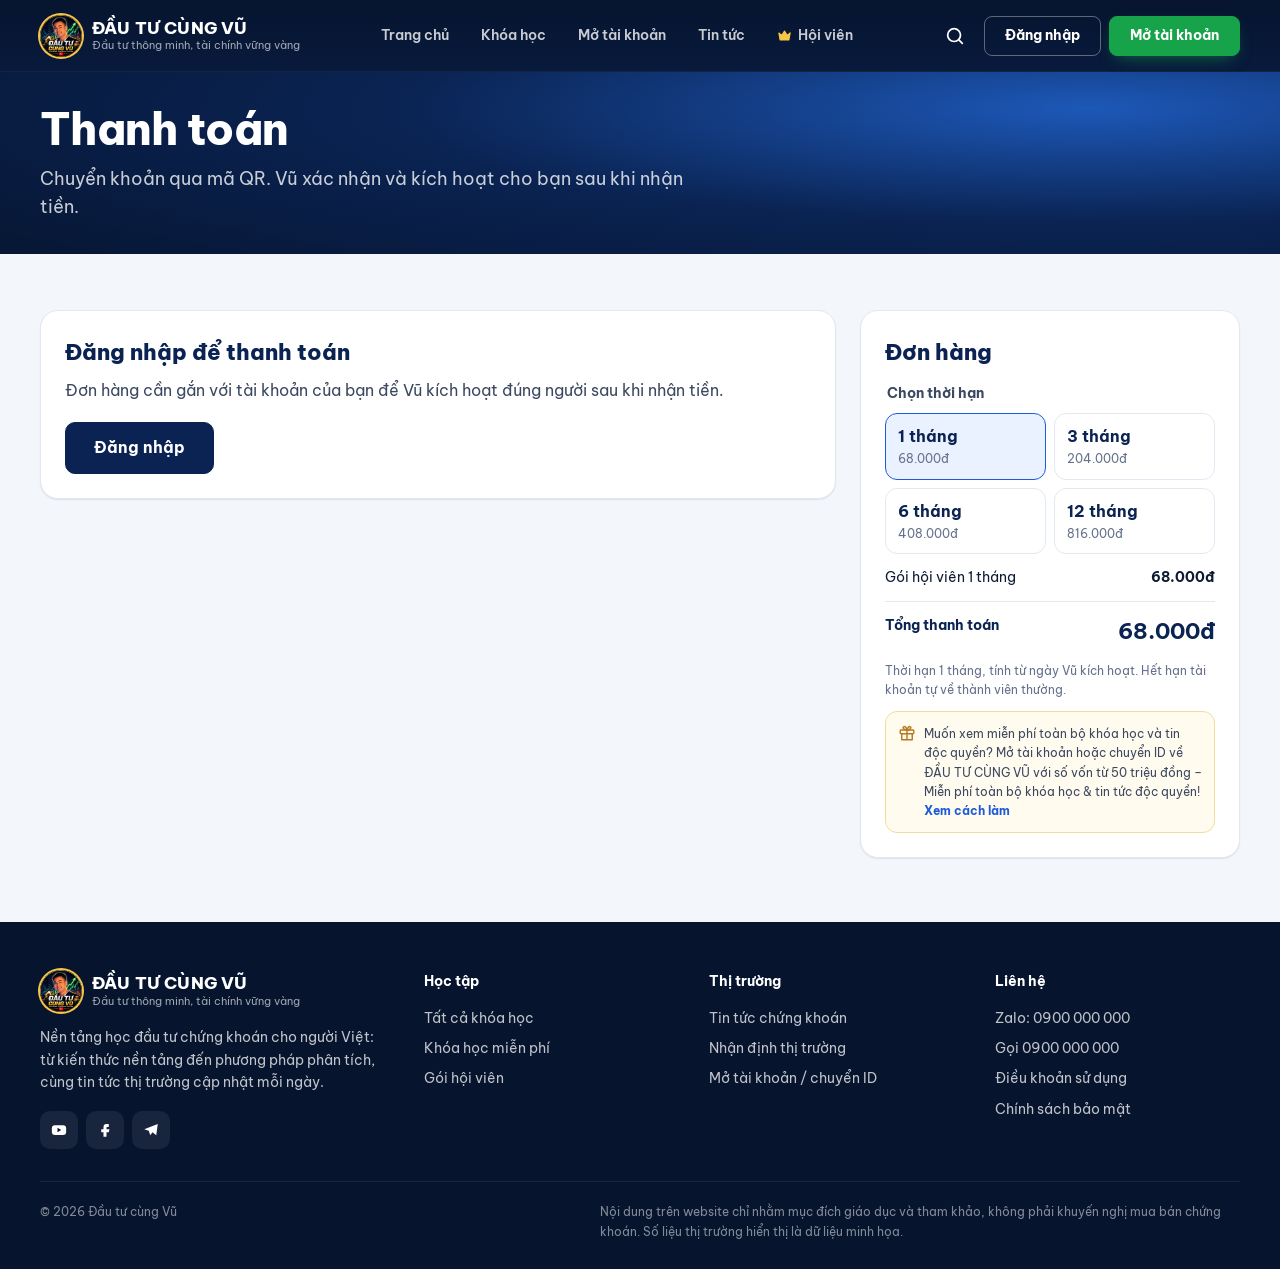
<file: thanh-toan/index.html>
<!doctype html>
<html lang="vi">
<head>
  <meta charset="utf-8">
  <meta name="viewport" content="width=device-width, initial-scale=1">
  <title>Thanh toán | Đầu tư cùng Vũ</title>
  <meta name="description" content="Thanh toán gói hội viên và khóa học Đầu tư cùng Vũ bằng chuyển khoản QR.">
  <meta name="theme-color" content="#06142e">
  <link rel="icon" href="../assets/img/vu-128.jpg" type="image/jpeg">
  <link rel="preconnect" href="https://fonts.googleapis.com">
  <link rel="preconnect" href="https://fonts.gstatic.com" crossorigin>
  <link href="https://fonts.googleapis.com/css2?family=Be+Vietnam+Pro:wght@400;500;600;700;800&display=swap" rel="stylesheet">
  <link rel="stylesheet" href="../assets/css/core.css">
  <link rel="stylesheet" href="../assets/css/pages.css">
  <script src="../assets/js/data.js" defer></script>
  <script src="../assets/js/ui.js" defer></script>
  <script src="../assets/js/pages/payment.js" defer></script>
</head>
<body data-page="payment">
  <a class="skip-link" href="#main">Bỏ qua tới nội dung chính</a>
  <header data-site-header class="site-header"></header>

  <main id="main">
    <section class="page-banner page-banner--slim">
      <div class="container">
        <div>
          <h1>Thanh toán</h1>
          <p>Chuyển khoản qua mã QR. Vũ xác nhận và kích hoạt cho bạn sau khi nhận tiền.</p>
        </div>
      </div>
    </section>

    <section class="section">
      <div class="container pay-layout" data-payment aria-live="polite"></div>
    </section>
  </main>

  <footer data-site-footer></footer>
</body>
</html>
</file>
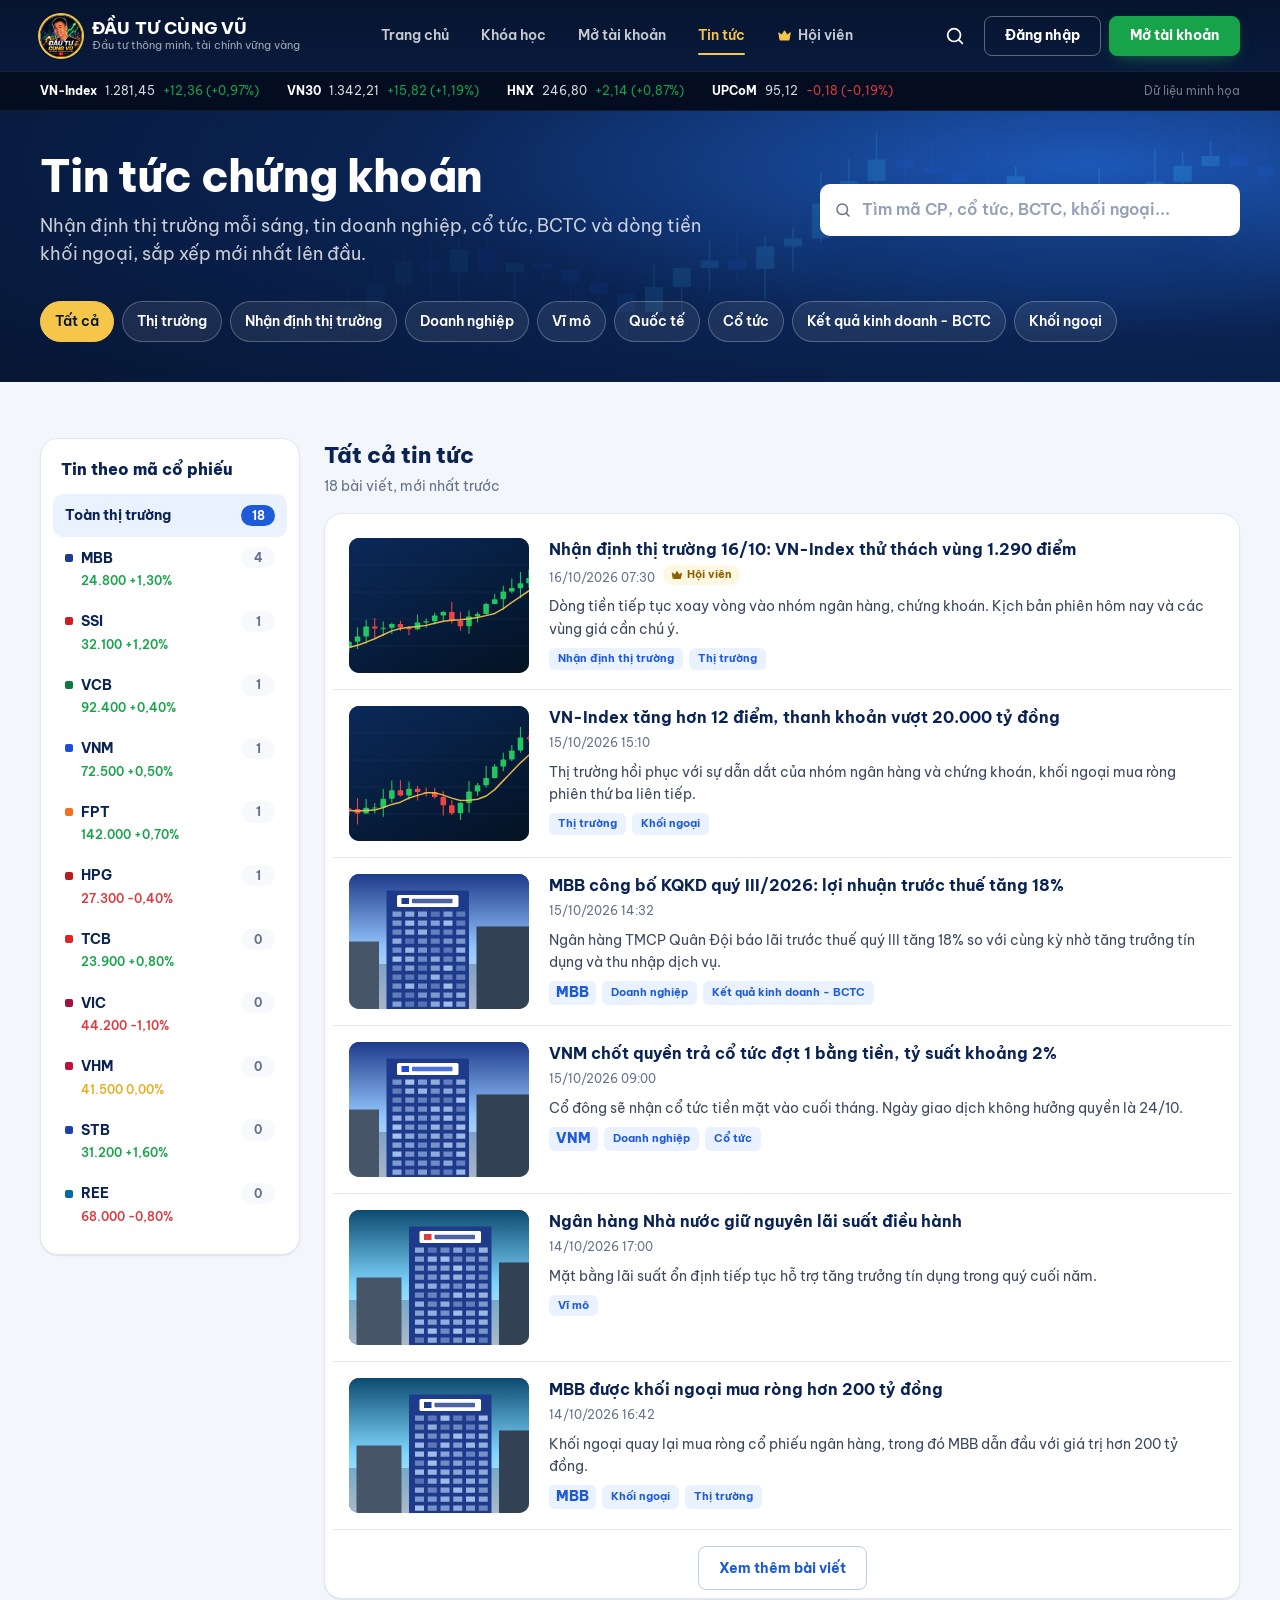
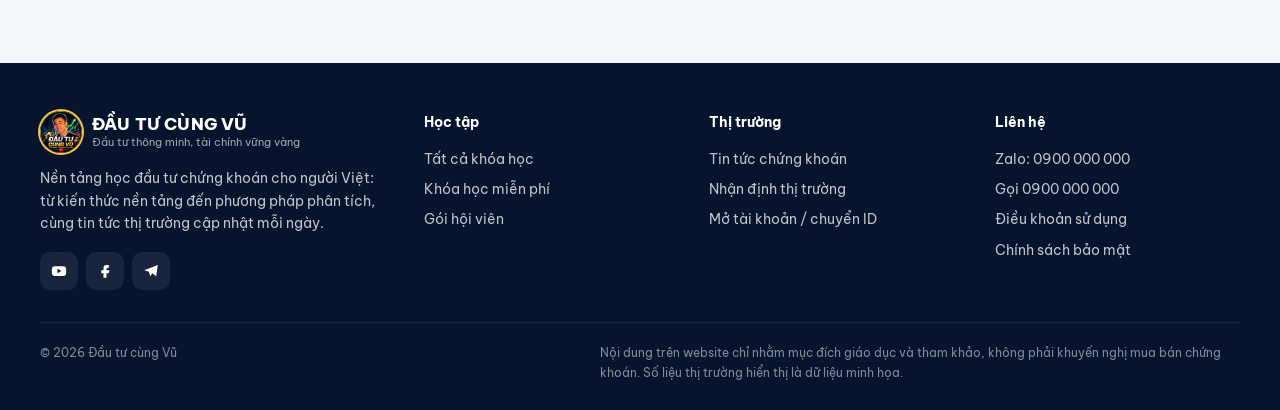
<file: tin-tuc/index.html>
<!doctype html>
<html lang="vi">
<head>
  <meta charset="utf-8">
  <meta name="viewport" content="width=device-width, initial-scale=1">
  <title>Tin tức chứng khoán theo mã cổ phiếu | Đầu tư cùng Vũ</title>
  <meta name="description" content="Tin tức, phân tích kỹ thuật và phân tích cơ bản gắn với từng mã cổ phiếu bạn quan tâm.">
  <meta name="theme-color" content="#06142e">
  <link rel="icon" href="../assets/img/vu-128.jpg" type="image/jpeg">
  <link rel="preconnect" href="https://fonts.googleapis.com">
  <link rel="preconnect" href="https://fonts.gstatic.com" crossorigin>
  <link href="https://fonts.googleapis.com/css2?family=Be+Vietnam+Pro:wght@400;500;600;700;800&display=swap" rel="stylesheet">
  <link rel="stylesheet" href="../assets/css/core.css">
  <link rel="stylesheet" href="../assets/css/pages.css">
  <script src="../assets/js/data.js" defer></script>
  <script src="../assets/js/ui.js" defer></script>
  <script src="../assets/js/pages/news.js" defer></script>
</head>
<body data-page="news">
  <a class="skip-link" href="#main">Bỏ qua tới nội dung chính</a>
  <header data-site-header class="site-header"></header>
  <div data-market-strip class="market-strip"></div>

  <main id="main">
    <section class="page-banner page-banner--news">
      <div class="banner-art" data-banner-art></div>
      <div class="container news-banner">
        <div>
          <h1>Tin tức chứng khoán</h1>
          <p>Nhận định thị trường mỗi sáng, tin doanh nghiệp, cổ tức, BCTC và dòng tiền khối ngoại, sắp xếp mới nhất lên đầu.</p>
        </div>
        <div class="news-banner-search search-box" id="tim-ma">
          <span data-icon="search"></span>
          <label class="sr-only" for="news-search">Tìm tin theo mã cổ phiếu hoặc chủ đề</label>
          <input class="input" id="news-search" type="search" placeholder="Tìm mã CP, cổ tức, BCTC, khối ngoại..." autocomplete="off"
            role="combobox" aria-expanded="false" aria-controls="news-suggest" aria-autocomplete="list">
          <div class="suggest" id="news-suggest" role="listbox" aria-label="Gợi ý tìm kiếm" hidden></div>
        </div>
        <div class="news-topics" role="group" aria-label="Lọc theo chủ đề" data-topics></div>
      </div>
    </section>

    <section class="section">
      <div class="container news-layout">
        <aside class="panel ticker-side" aria-label="Tin theo mã cổ phiếu">
          <h2>Tin theo mã cổ phiếu</h2>
          <ul class="ticker-list" data-ticker-list></ul>
        </aside>

        <div>
          <div class="news-head">
            <div>
              <h2 data-news-title>Tất cả tin tức</h2>
              <p class="news-count" data-news-count></p>
            </div>
            <button class="btn btn--outline btn--sm" type="button" aria-pressed="false" data-follow hidden></button>
          </div>
          <div class="active-filters" data-active-filters></div>
          <div class="panel quote-card" data-quote hidden></div>
          <div class="panel" style="padding:8px">
            <div class="news-list" data-news-list aria-live="polite"></div>
            <div class="load-more" data-load-more-wrap>
              <button class="btn btn--outline" type="button" data-load-more>Xem thêm bài viết</button>
            </div>
          </div>
        </div>
      </div>
    </section>
  </main>

  <footer data-site-footer></footer>
</body>
</html>
</file>
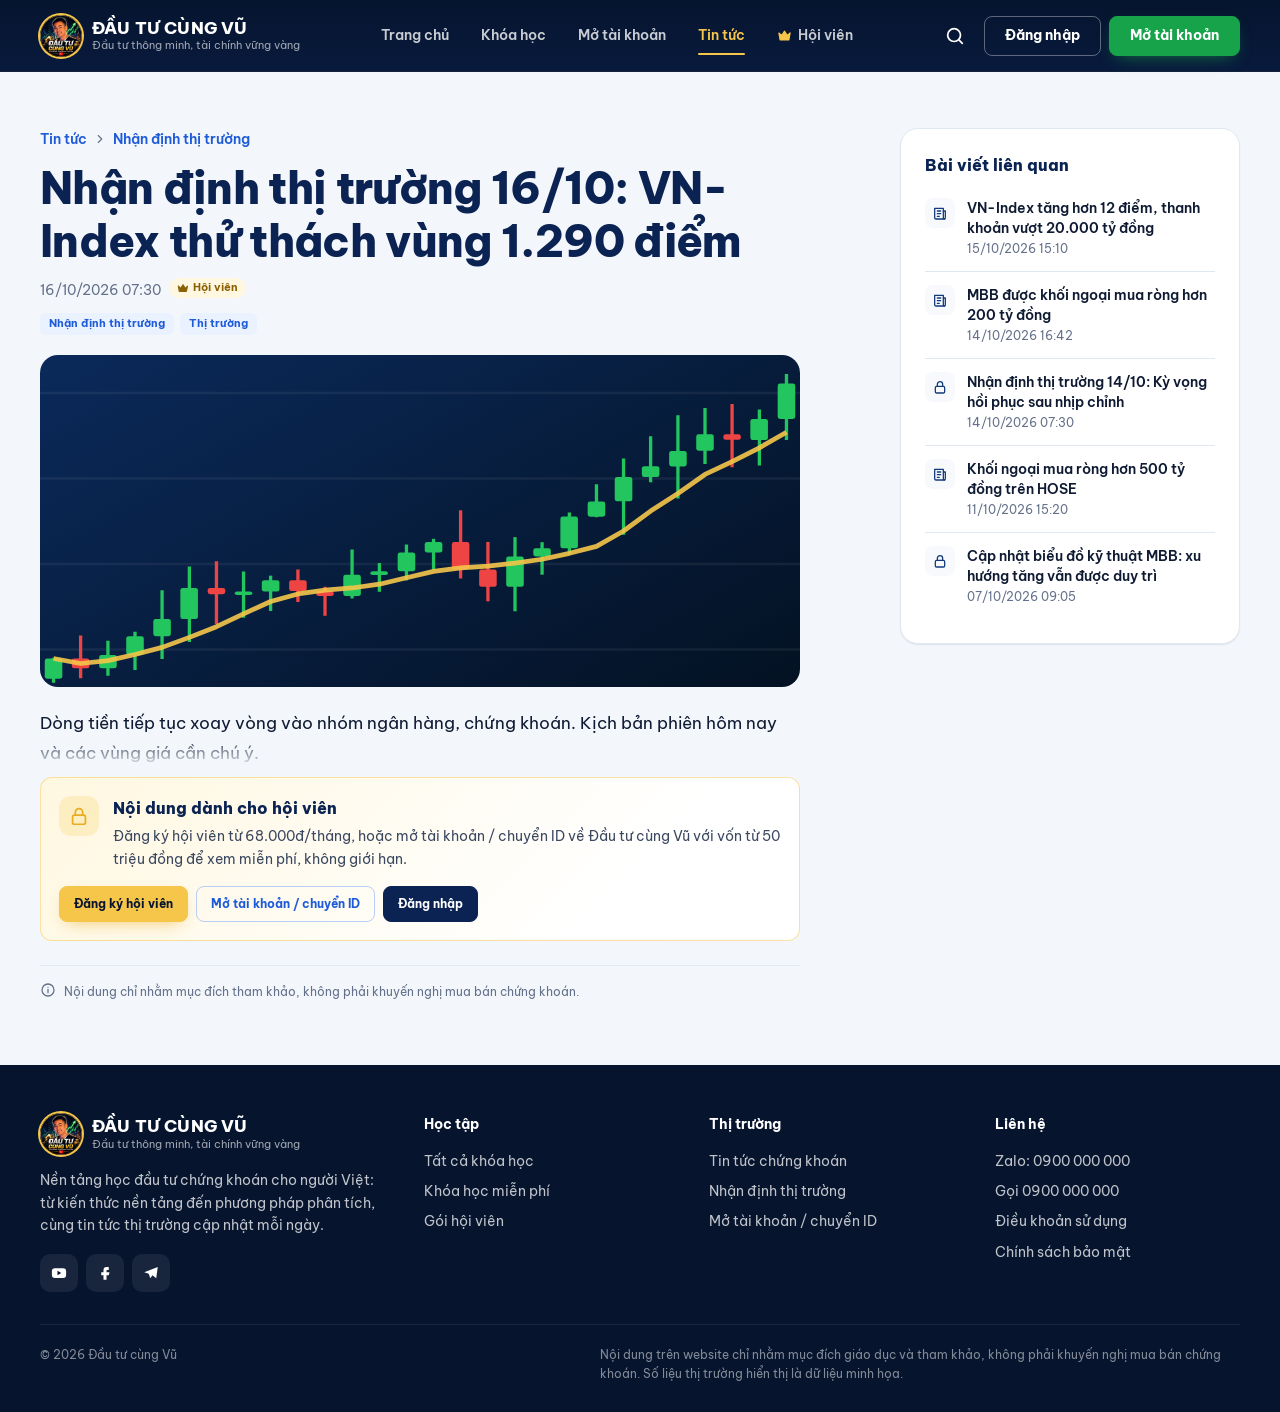
<file: bai-viet.html>
<!doctype html>
<!-- Tự sinh từ bai-viet/index.html bởi scripts/sync-pages.py. Đừng sửa trực tiếp file này. -->
<html lang="vi">
<head>
  <meta charset="utf-8">
  <meta name="viewport" content="width=device-width, initial-scale=1">
  <title>Bài viết | Đầu tư cùng Vũ</title>
  <link rel="canonical" href="bai-viet/">
  <meta name="description" content="Tin tức và nhận định thị trường chứng khoán từ Đầu tư cùng Vũ.">
  <meta name="theme-color" content="#06142e">
  <link rel="icon" href="assets/img/vu-128.jpg" type="image/jpeg">
  <link rel="preconnect" href="https://fonts.googleapis.com">
  <link rel="preconnect" href="https://fonts.gstatic.com" crossorigin>
  <link href="https://fonts.googleapis.com/css2?family=Be+Vietnam+Pro:wght@400;500;600;700;800&display=swap" rel="stylesheet">
  <link rel="stylesheet" href="assets/css/core.css">
  <link rel="stylesheet" href="assets/css/pages.css">
  <script src="assets/js/data.js" defer></script>
  <script src="assets/js/ui.js" defer></script>
  <script src="assets/js/pages/article.js" defer></script>
</head>
<body data-page="news">
  <a class="skip-link" href="#main">Bỏ qua tới nội dung chính</a>
  <header data-site-header class="site-header"></header>

  <main id="main">
    <section class="section article-section">
      <div class="container article-layout">
        <article class="article" data-article aria-live="polite"></article>
        <aside class="article-side" aria-labelledby="related-title">
          <div class="panel panel-pad">
            <h2 id="related-title" class="card-title-h">Bài viết liên quan</h2>
            <ul class="headline-list headline-list--plain" data-related></ul>
          </div>
        </aside>
      </div>
    </section>
  </main>

  <footer data-site-footer></footer>
</body>
</html>
</file>
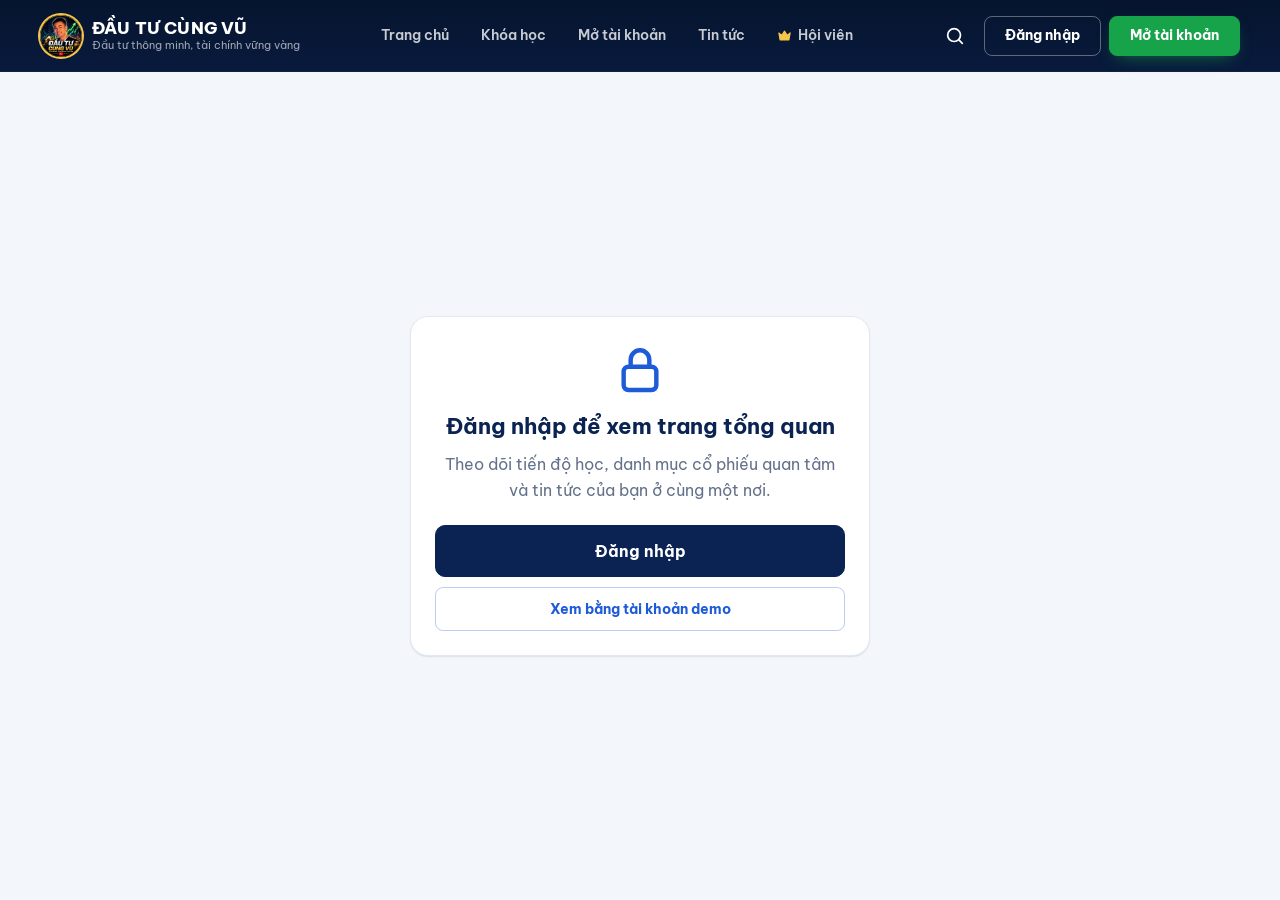
<file: dashboard.html>
<!doctype html>
<!-- Tự sinh từ dashboard/index.html bởi scripts/sync-pages.py. Đừng sửa trực tiếp file này. -->
<html lang="vi">
<head>
  <meta charset="utf-8">
  <meta name="viewport" content="width=device-width, initial-scale=1">
  <title>Tổng quan | Đầu tư cùng Vũ</title>
  <link rel="canonical" href="dashboard/">
  <meta name="robots" content="noindex">
  <meta name="theme-color" content="#06142e">
  <link rel="icon" href="assets/img/vu-128.jpg" type="image/jpeg">
  <link rel="preconnect" href="https://fonts.googleapis.com">
  <link rel="preconnect" href="https://fonts.gstatic.com" crossorigin>
  <link href="https://fonts.googleapis.com/css2?family=Be+Vietnam+Pro:wght@400;500;600;700;800&display=swap" rel="stylesheet">
  <link rel="stylesheet" href="assets/css/core.css">
  <link rel="stylesheet" href="assets/css/pages.css">
  <script src="assets/js/data.js" defer></script>
  <script src="assets/js/ui.js" defer></script>
  <script src="assets/js/pages/dashboard.js" defer></script>
</head>
<body data-page="dashboard">
  <a class="skip-link" href="#main">Bỏ qua tới nội dung chính</a>
  <header data-site-header class="site-header"></header>
  <main id="main" data-dashboard></main>
</body>
</html>
</file>
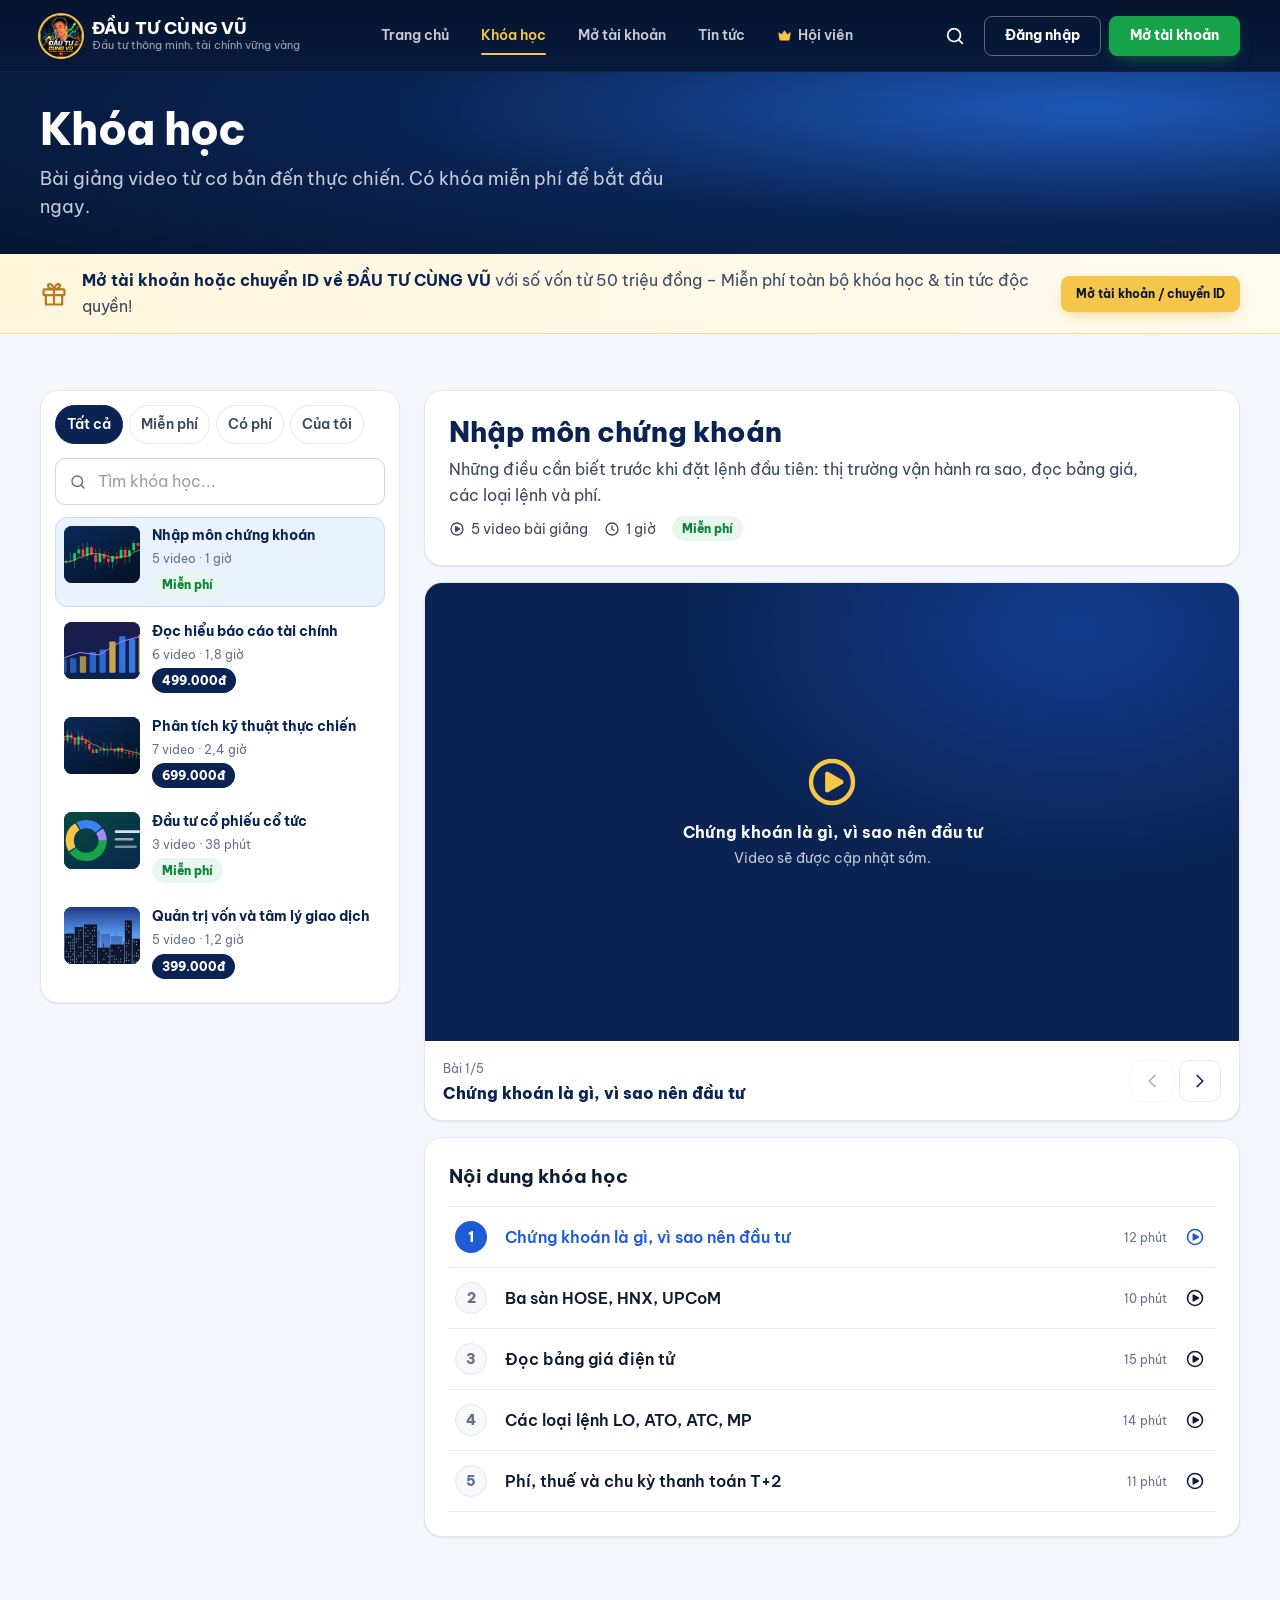
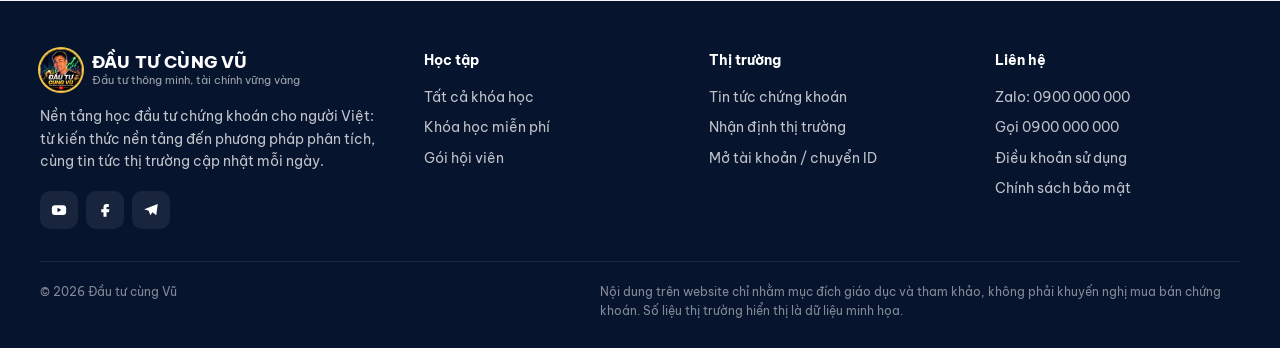
<file: khoa-hoc.html>
<!doctype html>
<!-- Tự sinh từ khoa-hoc/index.html bởi scripts/sync-pages.py. Đừng sửa trực tiếp file này. -->
<html lang="vi">
<head>
  <meta charset="utf-8">
  <meta name="viewport" content="width=device-width, initial-scale=1">
  <title>Khóa học đầu tư chứng khoán | Đầu tư cùng Vũ</title>
  <link rel="canonical" href="khoa-hoc/">
  <meta name="description" content="Lộ trình 5 cấp độ: từ người mới bắt đầu đến tự xây dựng danh mục đầu tư.">
  <meta name="theme-color" content="#06142e">
  <link rel="icon" href="assets/img/vu-128.jpg" type="image/jpeg">
  <link rel="preconnect" href="https://fonts.googleapis.com">
  <link rel="preconnect" href="https://fonts.gstatic.com" crossorigin>
  <link href="https://fonts.googleapis.com/css2?family=Be+Vietnam+Pro:wght@400;500;600;700;800&display=swap" rel="stylesheet">
  <link rel="stylesheet" href="assets/css/core.css">
  <link rel="stylesheet" href="assets/css/pages.css">
  <script src="assets/js/data.js" defer></script>
  <script src="assets/js/ui.js" defer></script>
  <script src="assets/js/pages/courses.js" defer></script>
</head>
<body data-page="courses">
  <a class="skip-link" href="#main">Bỏ qua tới nội dung chính</a>
  <header data-site-header class="site-header"></header>

  <main id="main">
    <section class="page-banner page-banner--slim">
      <div class="container">
        <div>
          <h1>Khóa học</h1>
          <p>Bài giảng video từ cơ bản đến thực chiến. Có khóa miễn phí để bắt đầu ngay.</p>
        </div>
      </div>
    </section>

    <div class="offer-strip">
      <div class="container">
        <span data-icon="gift"></span>
        <p><b data-offer-title>Mở tài khoản hoặc chuyển ID về ĐẦU TƯ CÙNG VŨ</b> <span data-offer-text>với số vốn từ 50 triệu đồng – Miễn phí toàn bộ khóa học &amp; tin tức độc quyền!</span></p>
        <a class="btn btn--gold btn--sm" href="mo-tai-khoan/">Mở tài khoản / chuyển ID</a>
      </div>
    </div>

    <section class="section" id="khoa-hoc">
      <div class="container course-layout">
        <aside class="panel course-side" aria-label="Danh sách khóa học">
          <div class="tabs course-filter" role="tablist" aria-label="Lọc khóa học" data-course-filter>
            <button class="tab" role="tab" aria-selected="true" data-value="all">Tất cả</button>
            <button class="tab" role="tab" aria-selected="false" data-value="free">Miễn phí</button>
            <button class="tab" role="tab" aria-selected="false" data-value="paid">Có phí</button>
            <button class="tab" role="tab" aria-selected="false" data-value="mine">Của tôi</button>
          </div>
          <div class="search-box">
            <span data-icon="search"></span>
            <label class="sr-only" for="course-search">Tìm khóa học</label>
            <input class="input" id="course-search" type="search" placeholder="Tìm khóa học..." autocomplete="off">
          </div>
          <ul class="course-picker" data-course-list></ul>
        </aside>

        <article class="course-detail" id="chi-tiet" data-course-detail aria-live="polite"></article>
      </div>
    </section>
  </main>

  <footer data-site-footer></footer>
</body>
</html>
</file>
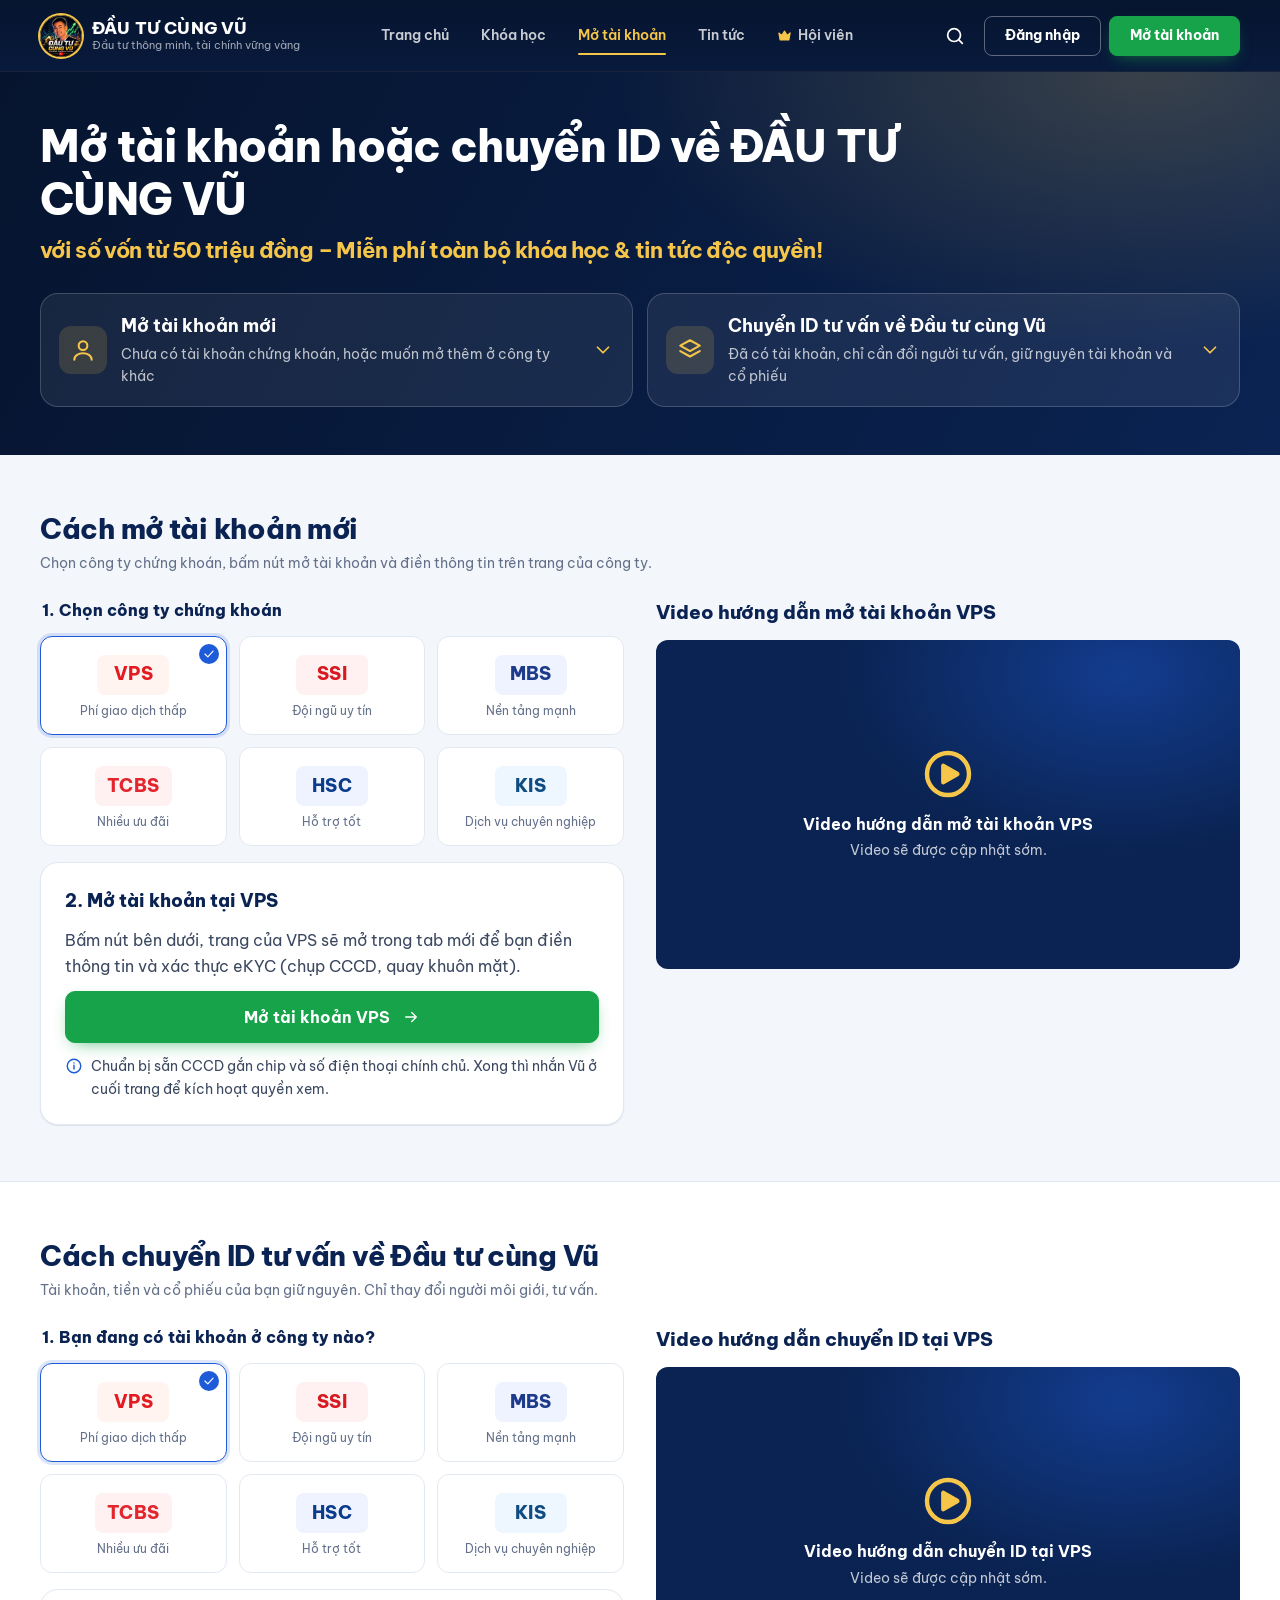
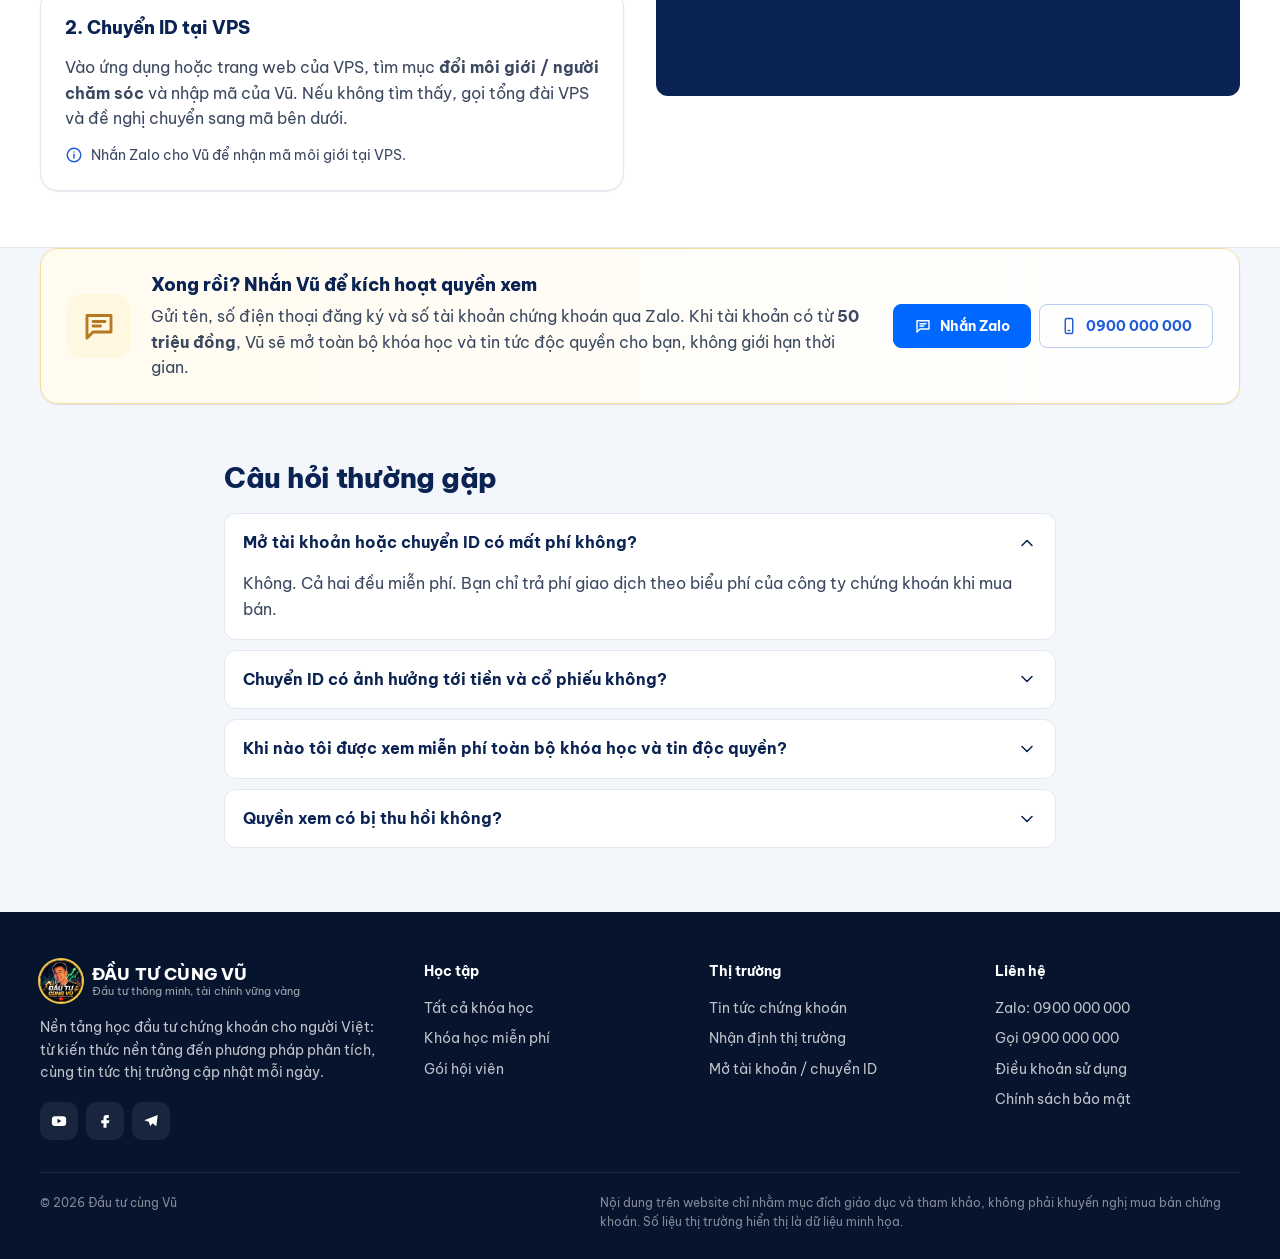
<file: mo-tai-khoan.html>
<!doctype html>
<!-- Tự sinh từ mo-tai-khoan/index.html bởi scripts/sync-pages.py. Đừng sửa trực tiếp file này. -->
<html lang="vi">
<head>
  <meta charset="utf-8">
  <meta name="viewport" content="width=device-width, initial-scale=1">
  <title>Mở tài khoản chứng khoán online | Đầu tư cùng Vũ</title>
  <link rel="canonical" href="mo-tai-khoan/">
  <meta name="description" content="Mở tài khoản chứng khoán online trong 5 phút với eKYC. Miễn phí giao dịch 15 ngày đầu và nhận trọn bộ khóa học.">
  <meta name="theme-color" content="#06142e">
  <link rel="icon" href="assets/img/vu-128.jpg" type="image/jpeg">
  <link rel="preconnect" href="https://fonts.googleapis.com">
  <link rel="preconnect" href="https://fonts.gstatic.com" crossorigin>
  <link href="https://fonts.googleapis.com/css2?family=Be+Vietnam+Pro:wght@400;500;600;700;800&display=swap" rel="stylesheet">
  <link rel="stylesheet" href="assets/css/core.css">
  <link rel="stylesheet" href="assets/css/pages.css">
  <script src="assets/js/data.js" defer></script>
  <script src="assets/js/ui.js" defer></script>
  <script src="assets/js/pages/account.js" defer></script>
</head>
<body data-page="account">
  <a class="skip-link" href="#main">Bỏ qua tới nội dung chính</a>
  <header data-site-header class="site-header"></header>

  <main id="main">
    <section class="acc-hero" aria-labelledby="acc-title">
      <div class="container">
        <h1 id="acc-title"><span data-offer-title>Mở tài khoản hoặc chuyển ID về ĐẦU TƯ CÙNG VŨ</span> <span class="acc-hero-sub" data-offer-text>với số vốn từ 50 triệu đồng – Miễn phí toàn bộ khóa học &amp; tin tức độc quyền!</span></h1>
        <div class="acc-choices">
          <a class="acc-choice" href="#mo-moi">
            <span class="acc-choice-ico" data-icon="user"></span>
            <span><b>Mở tài khoản mới</b><small>Chưa có tài khoản chứng khoán, hoặc muốn mở thêm ở công ty khác</small></span>
            <span data-icon="chevronDown"></span>
          </a>
          <a class="acc-choice" href="#chuyen-id">
            <span class="acc-choice-ico" data-icon="layers"></span>
            <span><b>Chuyển ID tư vấn về Đầu tư cùng Vũ</b><small>Đã có tài khoản, chỉ cần đổi người tư vấn, giữ nguyên tài khoản và cổ phiếu</small></span>
            <span data-icon="chevronDown"></span>
          </a>
        </div>
      </div>
    </section>

    <section class="section acc-flow" id="mo-moi" aria-labelledby="open-title">
      <div class="container">
        <div class="section-head">
          <div>
            <h2 class="section-title" id="open-title">Cách mở tài khoản mới</h2>
            <p class="section-sub">Chọn công ty chứng khoán, bấm nút mở tài khoản và điền thông tin trên trang của công ty.</p>
          </div>
        </div>
        <div class="acc-grid">
          <div>
            <fieldset class="broker-fieldset">
              <legend>1. Chọn công ty chứng khoán</legend>
              <div class="broker-grid" data-brokers="open"></div>
            </fieldset>
            <div class="panel panel-pad broker-action" data-broker-action="open" aria-live="polite"></div>
          </div>
          <div class="acc-video">
            <h3 data-video-title="open">Video hướng dẫn mở tài khoản</h3>
            <div data-broker-video="open"></div>
          </div>
        </div>
      </div>
    </section>

    <section class="section acc-flow acc-flow--alt" id="chuyen-id" aria-labelledby="transfer-title">
      <div class="container">
        <div class="section-head">
          <div>
            <h2 class="section-title" id="transfer-title">Cách chuyển ID tư vấn về Đầu tư cùng Vũ</h2>
            <p class="section-sub">Tài khoản, tiền và cổ phiếu của bạn giữ nguyên. Chỉ thay đổi người môi giới, tư vấn.</p>
          </div>
        </div>
        <div class="acc-grid">
          <div>
            <fieldset class="broker-fieldset">
              <legend>1. Bạn đang có tài khoản ở công ty nào?</legend>
              <div class="broker-grid" data-brokers="transfer"></div>
            </fieldset>
            <div class="panel panel-pad broker-action" data-broker-action="transfer" aria-live="polite"></div>
          </div>
          <div class="acc-video">
            <h3 data-video-title="transfer">Video hướng dẫn chuyển ID</h3>
            <div data-broker-video="transfer"></div>
          </div>
        </div>
      </div>
    </section>

    <section class="section" style="padding-top:0" aria-labelledby="activate-title">
      <div class="container">
        <div class="activate panel">
          <span class="promo-icon" data-icon="message"></span>
          <div>
            <h2 id="activate-title">Xong rồi? Nhắn Vũ để kích hoạt quyền xem</h2>
            <p>Gửi tên, số điện thoại đăng ký và số tài khoản chứng khoán qua Zalo. Khi tài khoản có từ <b data-min-capital>50 triệu đồng</b>, Vũ sẽ mở toàn bộ khóa học và tin tức độc quyền cho bạn, không giới hạn thời gian.</p>
          </div>
          <div class="activate-cta" data-contact></div>
        </div>
      </div>
    </section>

    <section class="section" style="padding-top:0" aria-labelledby="faq-title">
      <div class="container" style="max-width:880px">
        <h2 class="section-title" id="faq-title" style="margin-bottom:18px">Câu hỏi thường gặp</h2>
        <div class="faq">
          <details open>
            <summary>Mở tài khoản hoặc chuyển ID có mất phí không?<span data-icon="chevronDown"></span></summary>
            <p>Không. Cả hai đều miễn phí. Bạn chỉ trả phí giao dịch theo biểu phí của công ty chứng khoán khi mua bán.</p>
          </details>
          <details>
            <summary>Chuyển ID có ảnh hưởng tới tiền và cổ phiếu không?<span data-icon="chevronDown"></span></summary>
            <p>Không. Chuyển ID chỉ thay đổi người môi giới, tư vấn của bạn. Tài khoản, số dư và danh mục cổ phiếu được giữ nguyên.</p>
          </details>
          <details>
            <summary>Khi nào tôi được xem miễn phí toàn bộ khóa học và tin độc quyền?<span data-icon="chevronDown"></span></summary>
            <p>Sau khi Vũ kiểm tra tài khoản đã mở hoặc chuyển ID thành công và có từ 50 triệu đồng. Quyền xem không giới hạn thời gian.</p>
          </details>
          <details>
            <summary>Quyền xem có bị thu hồi không?<span data-icon="chevronDown"></span></summary>
            <p>Có, nếu tài khoản chuyển sang người tư vấn khác hoặc không còn đáp ứng mức vốn, giao dịch tối thiểu. Khi đó bạn vẫn có thể đăng ký gói hội viên để tiếp tục xem.</p>
          </details>
        </div>
      </div>
    </section>
  </main>

  <footer data-site-footer></footer>
</body>
</html>
</file>
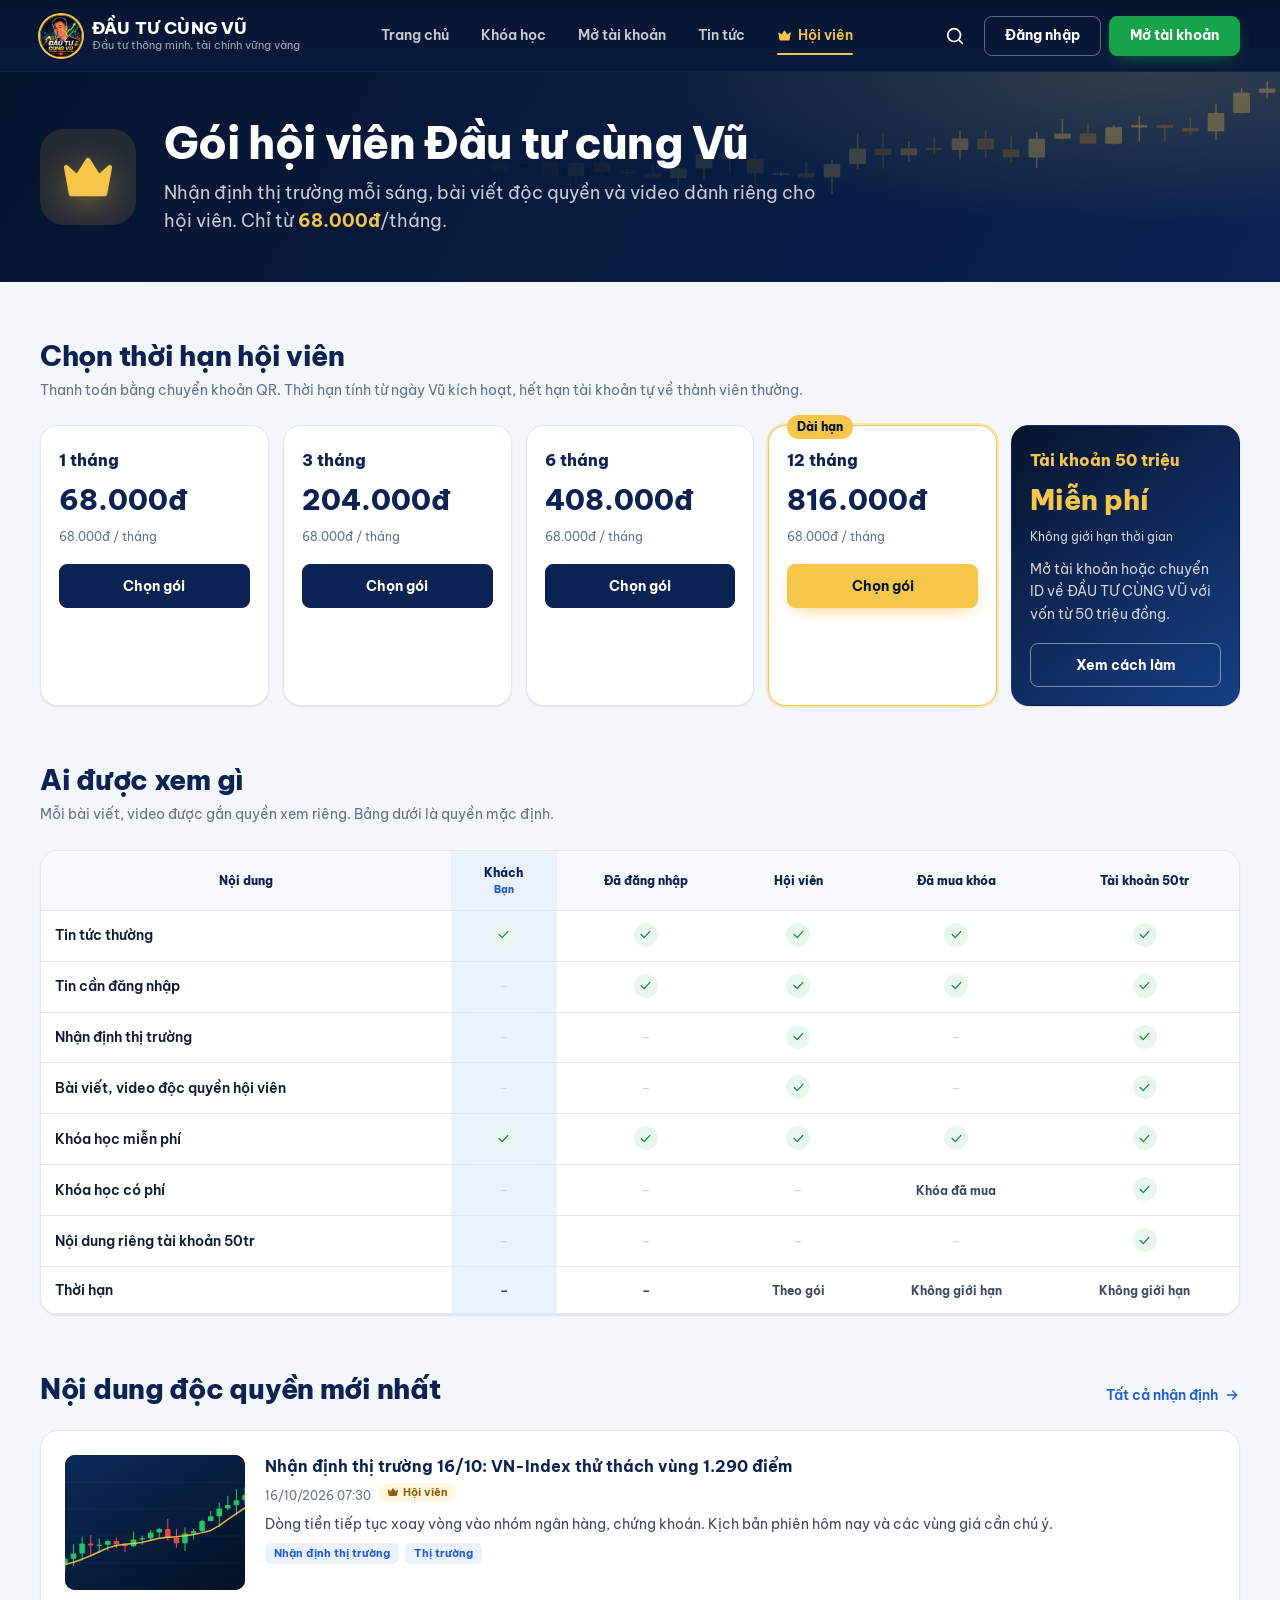
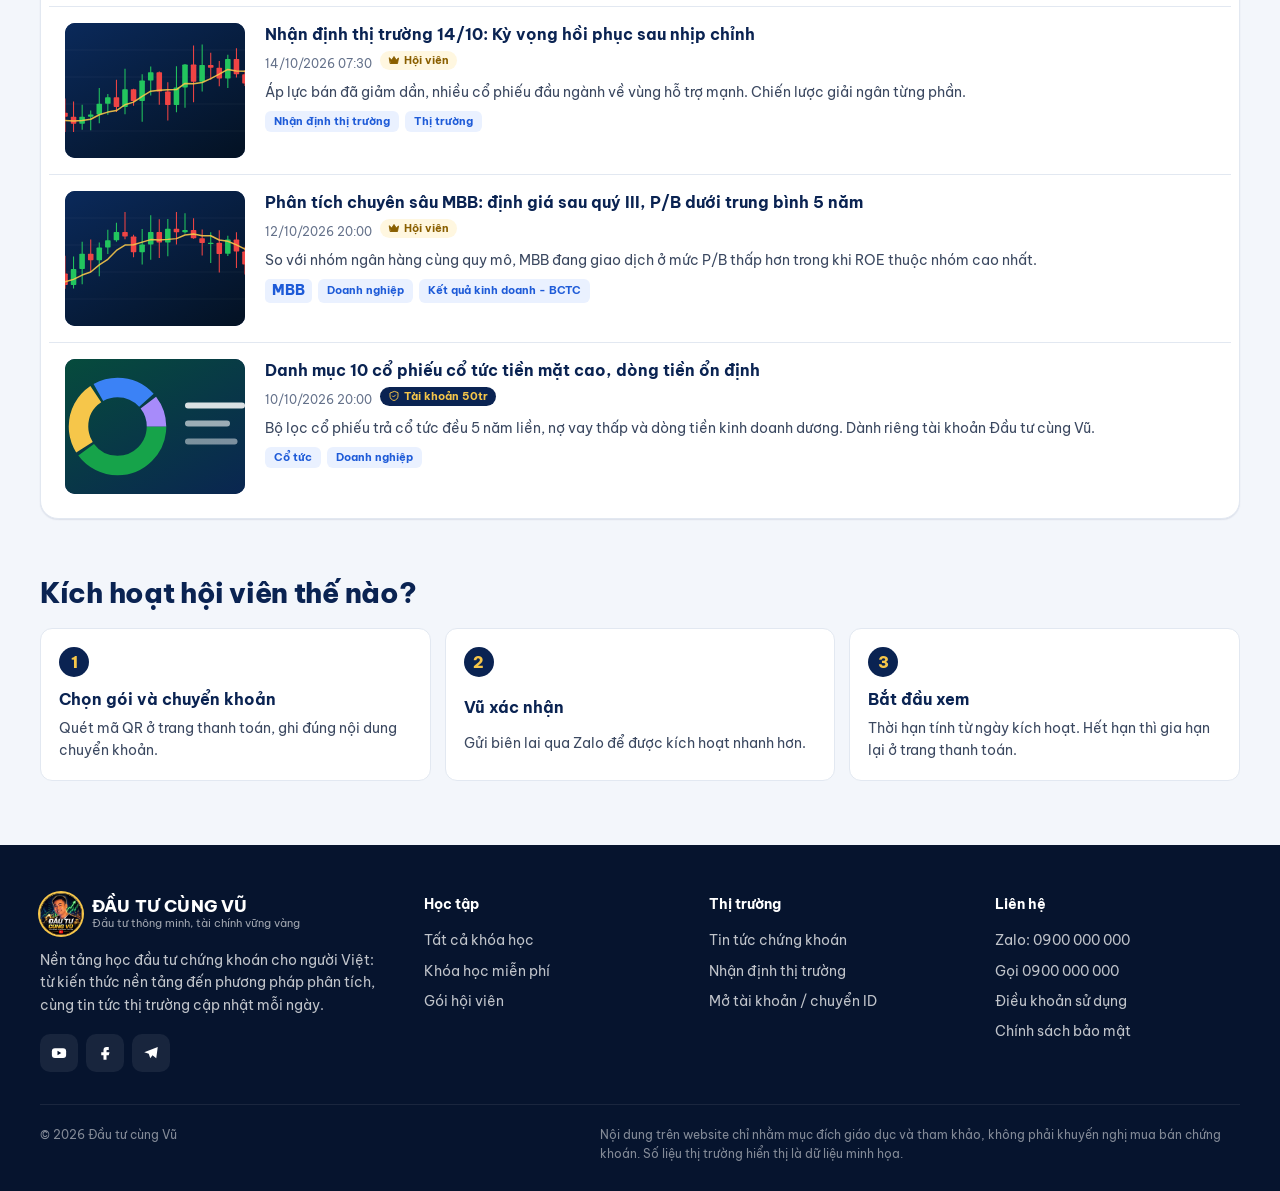
<file: premium.html>
<!doctype html>
<!-- Tự sinh từ premium/index.html bởi scripts/sync-pages.py. Đừng sửa trực tiếp file này. -->
<html lang="vi">
<head>
  <meta charset="utf-8">
  <meta name="viewport" content="width=device-width, initial-scale=1">
  <title>Gói hội viên | Đầu tư cùng Vũ</title>
  <link rel="canonical" href="premium/">
  <meta name="description" content="Gói hội viên Đầu tư cùng Vũ: nhận định thị trường, bài viết độc quyền và video hội viên, từ 68.000đ/tháng.">
  <meta name="theme-color" content="#06142e">
  <link rel="icon" href="assets/img/vu-128.jpg" type="image/jpeg">
  <link rel="preconnect" href="https://fonts.googleapis.com">
  <link rel="preconnect" href="https://fonts.gstatic.com" crossorigin>
  <link href="https://fonts.googleapis.com/css2?family=Be+Vietnam+Pro:wght@400;500;600;700;800&display=swap" rel="stylesheet">
  <link rel="stylesheet" href="assets/css/core.css">
  <link rel="stylesheet" href="assets/css/pages.css">
  <script src="assets/js/data.js" defer></script>
  <script src="assets/js/ui.js" defer></script>
  <script src="assets/js/pages/premium.js" defer></script>
</head>
<body data-page="premium">
  <a class="skip-link" href="#main">Bỏ qua tới nội dung chính</a>
  <header data-site-header class="site-header"></header>

  <main id="main">
    <section class="page-banner premium-banner">
      <div class="banner-art" data-banner-art></div>
      <div class="container">
        <span class="crown" data-icon="crown"></span>
        <div>
          <h1>Gói hội viên Đầu tư cùng Vũ</h1>
          <p>Nhận định thị trường mỗi sáng, bài viết độc quyền và video dành riêng cho hội viên. Chỉ từ <b data-price-month>68.000đ</b>/tháng.</p>
        </div>
      </div>
    </section>

    <div data-member-status></div>

    <section class="section" aria-labelledby="plans-title">
      <div class="container">
        <div class="section-head">
          <div>
            <h2 class="section-title" id="plans-title">Chọn thời hạn hội viên</h2>
            <p class="section-sub">Thanh toán bằng chuyển khoản QR. Thời hạn tính từ ngày Vũ kích hoạt, hết hạn tài khoản tự về thành viên thường.</p>
          </div>
        </div>
        <div class="plans" data-plans></div>
      </div>
    </section>

    <section class="section" style="padding-top:0" aria-labelledby="matrix-title">
      <div class="container">
        <div class="section-head">
          <div>
            <h2 class="section-title" id="matrix-title">Ai được xem gì</h2>
            <p class="section-sub">Mỗi bài viết, video được gắn quyền xem riêng. Bảng dưới là quyền mặc định.</p>
          </div>
        </div>
        <div class="panel matrix-wrap" data-access-table></div>
      </div>
    </section>

    <section class="section" style="padding-top:0" aria-labelledby="excl-title">
      <div class="container">
        <div class="section-head">
          <h2 class="section-title" id="excl-title">Nội dung độc quyền mới nhất</h2>
          <a class="link-more" href="tin-tuc/?chu-de=nhan-dinh">Tất cả nhận định <span data-icon="arrowRight"></span></a>
        </div>
        <div class="panel" style="padding:8px"><div class="news-list" data-exclusive></div></div>
      </div>
    </section>

    <section class="section" style="padding-top:0" aria-labelledby="how-title">
      <div class="container">
        <h2 class="section-title" id="how-title" style="margin-bottom:18px">Kích hoạt hội viên thế nào?</h2>
        <ol class="how-steps">
          <li><b>Chọn gói và chuyển khoản</b><span>Quét mã QR ở trang thanh toán, ghi đúng nội dung chuyển khoản.</span></li>
          <li><b>Vũ xác nhận</b><span>Gửi biên lai qua Zalo để được kích hoạt nhanh hơn.</span></li>
          <li><b>Bắt đầu xem</b><span>Thời hạn tính từ ngày kích hoạt. Hết hạn thì gia hạn lại ở trang thanh toán.</span></li>
        </ol>
      </div>
    </section>
  </main>

  <footer data-site-footer></footer>
</body>
</html>
</file>
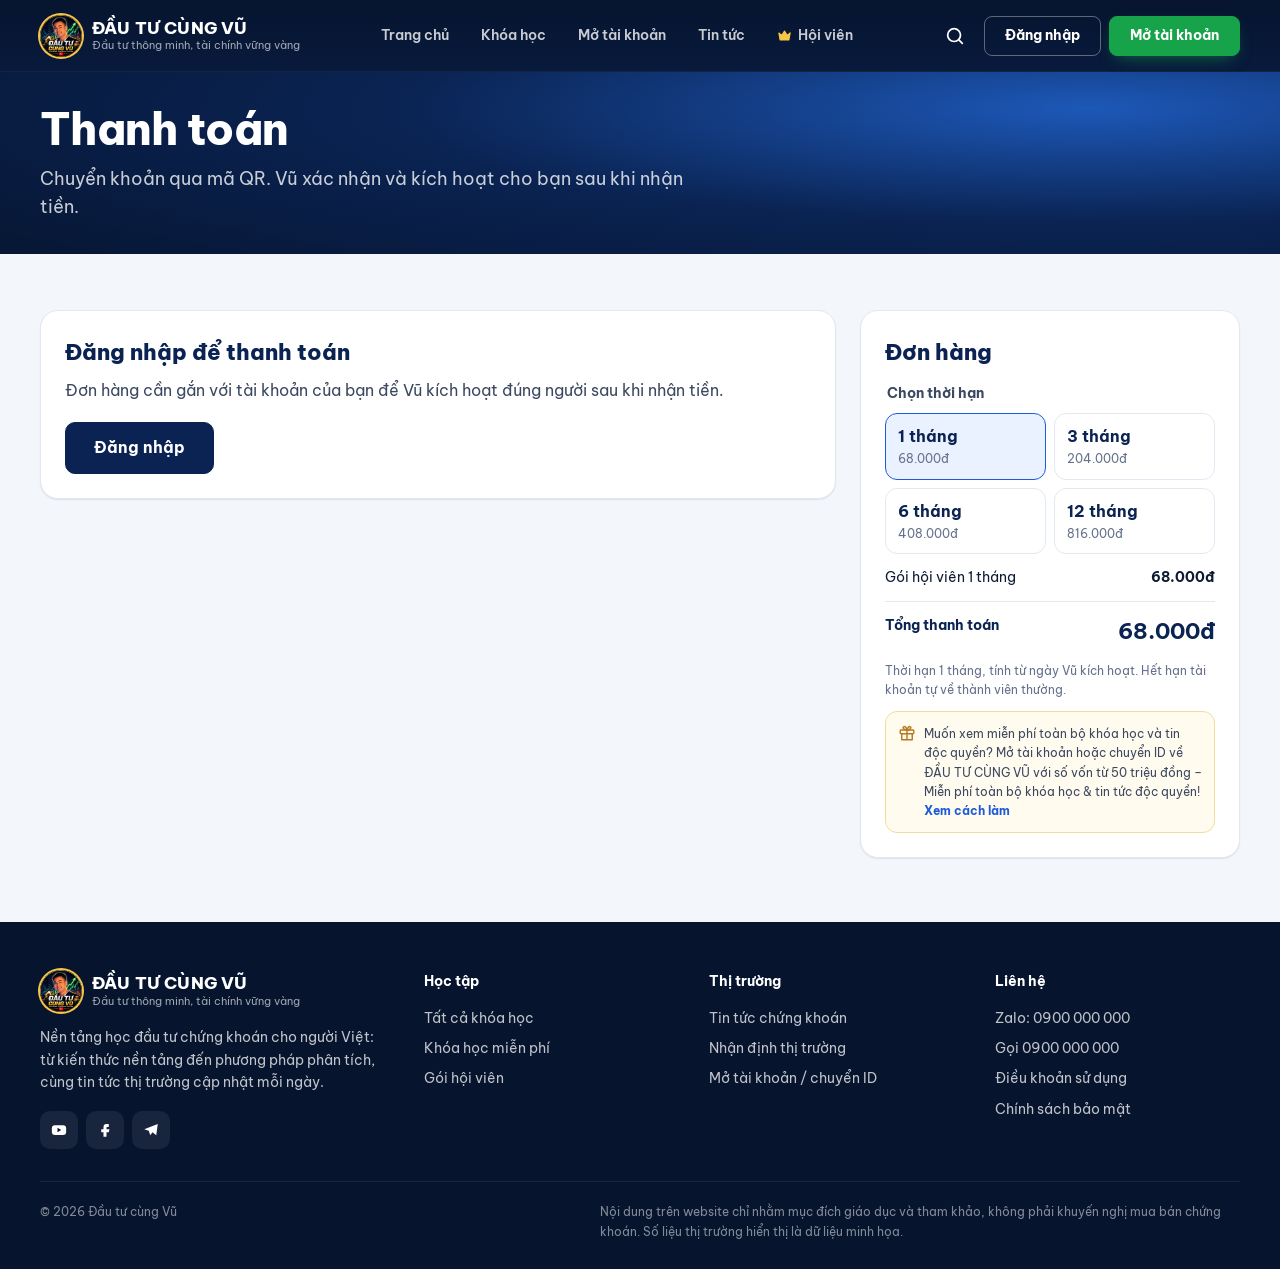
<file: thanh-toan.html>
<!doctype html>
<!-- Tự sinh từ thanh-toan/index.html bởi scripts/sync-pages.py. Đừng sửa trực tiếp file này. -->
<html lang="vi">
<head>
  <meta charset="utf-8">
  <meta name="viewport" content="width=device-width, initial-scale=1">
  <title>Thanh toán | Đầu tư cùng Vũ</title>
  <link rel="canonical" href="thanh-toan/">
  <meta name="description" content="Thanh toán gói hội viên và khóa học Đầu tư cùng Vũ bằng chuyển khoản QR.">
  <meta name="theme-color" content="#06142e">
  <link rel="icon" href="assets/img/vu-128.jpg" type="image/jpeg">
  <link rel="preconnect" href="https://fonts.googleapis.com">
  <link rel="preconnect" href="https://fonts.gstatic.com" crossorigin>
  <link href="https://fonts.googleapis.com/css2?family=Be+Vietnam+Pro:wght@400;500;600;700;800&display=swap" rel="stylesheet">
  <link rel="stylesheet" href="assets/css/core.css">
  <link rel="stylesheet" href="assets/css/pages.css">
  <script src="assets/js/data.js" defer></script>
  <script src="assets/js/ui.js" defer></script>
  <script src="assets/js/pages/payment.js" defer></script>
</head>
<body data-page="payment">
  <a class="skip-link" href="#main">Bỏ qua tới nội dung chính</a>
  <header data-site-header class="site-header"></header>

  <main id="main">
    <section class="page-banner page-banner--slim">
      <div class="container">
        <div>
          <h1>Thanh toán</h1>
          <p>Chuyển khoản qua mã QR. Vũ xác nhận và kích hoạt cho bạn sau khi nhận tiền.</p>
        </div>
      </div>
    </section>

    <section class="section">
      <div class="container pay-layout" data-payment aria-live="polite"></div>
    </section>
  </main>

  <footer data-site-footer></footer>
</body>
</html>
</file>
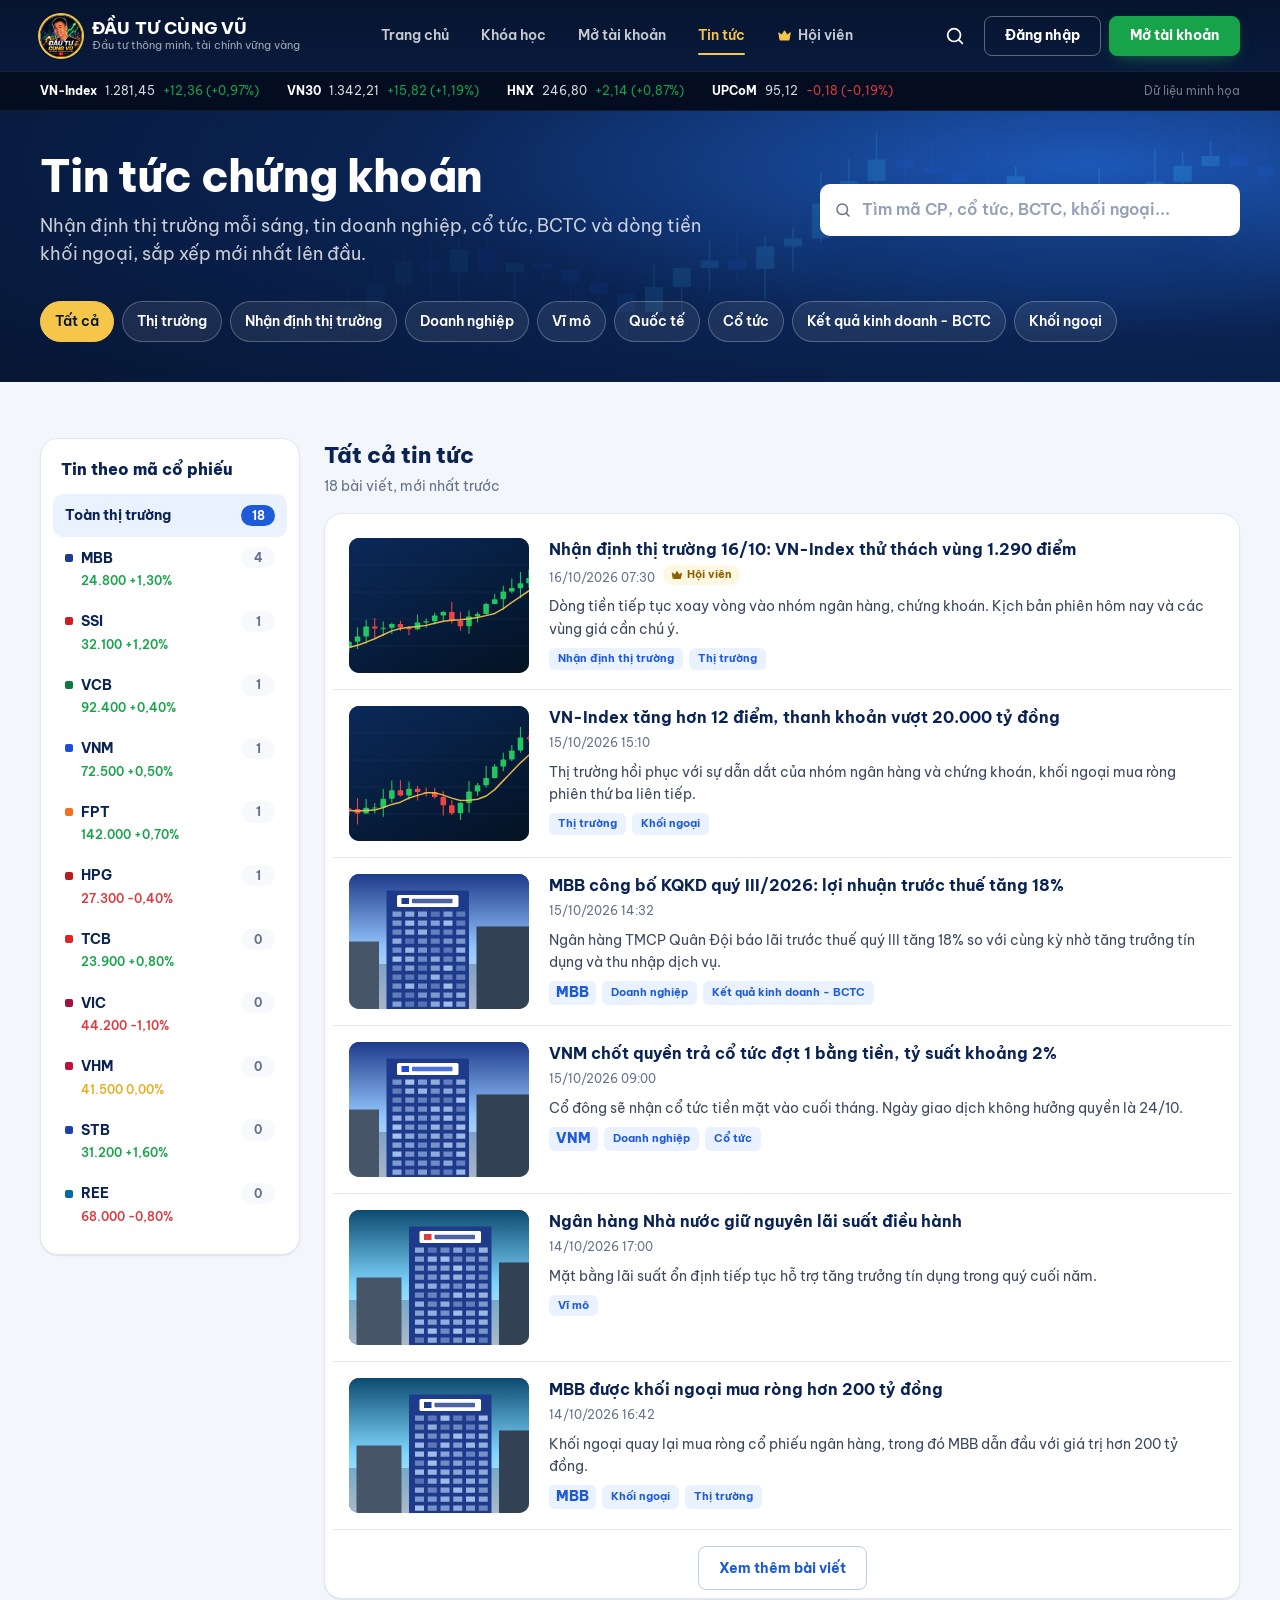
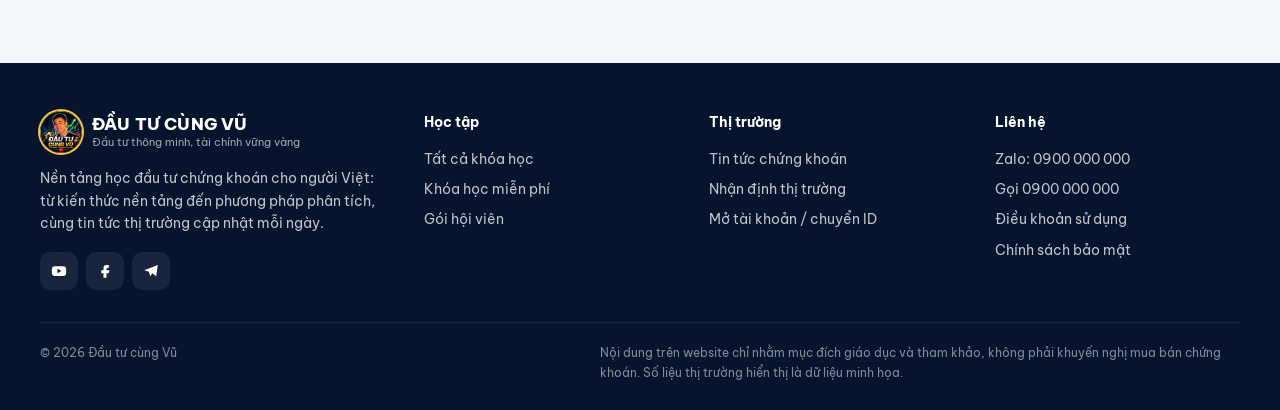
<file: tin-tuc.html>
<!doctype html>
<!-- Tự sinh từ tin-tuc/index.html bởi scripts/sync-pages.py. Đừng sửa trực tiếp file này. -->
<html lang="vi">
<head>
  <meta charset="utf-8">
  <meta name="viewport" content="width=device-width, initial-scale=1">
  <title>Tin tức chứng khoán theo mã cổ phiếu | Đầu tư cùng Vũ</title>
  <link rel="canonical" href="tin-tuc/">
  <meta name="description" content="Tin tức, phân tích kỹ thuật và phân tích cơ bản gắn với từng mã cổ phiếu bạn quan tâm.">
  <meta name="theme-color" content="#06142e">
  <link rel="icon" href="assets/img/vu-128.jpg" type="image/jpeg">
  <link rel="preconnect" href="https://fonts.googleapis.com">
  <link rel="preconnect" href="https://fonts.gstatic.com" crossorigin>
  <link href="https://fonts.googleapis.com/css2?family=Be+Vietnam+Pro:wght@400;500;600;700;800&display=swap" rel="stylesheet">
  <link rel="stylesheet" href="assets/css/core.css">
  <link rel="stylesheet" href="assets/css/pages.css">
  <script src="assets/js/data.js" defer></script>
  <script src="assets/js/ui.js" defer></script>
  <script src="assets/js/pages/news.js" defer></script>
</head>
<body data-page="news">
  <a class="skip-link" href="#main">Bỏ qua tới nội dung chính</a>
  <header data-site-header class="site-header"></header>
  <div data-market-strip class="market-strip"></div>

  <main id="main">
    <section class="page-banner page-banner--news">
      <div class="banner-art" data-banner-art></div>
      <div class="container news-banner">
        <div>
          <h1>Tin tức chứng khoán</h1>
          <p>Nhận định thị trường mỗi sáng, tin doanh nghiệp, cổ tức, BCTC và dòng tiền khối ngoại, sắp xếp mới nhất lên đầu.</p>
        </div>
        <div class="news-banner-search search-box" id="tim-ma">
          <span data-icon="search"></span>
          <label class="sr-only" for="news-search">Tìm tin theo mã cổ phiếu hoặc chủ đề</label>
          <input class="input" id="news-search" type="search" placeholder="Tìm mã CP, cổ tức, BCTC, khối ngoại..." autocomplete="off"
            role="combobox" aria-expanded="false" aria-controls="news-suggest" aria-autocomplete="list">
          <div class="suggest" id="news-suggest" role="listbox" aria-label="Gợi ý tìm kiếm" hidden></div>
        </div>
        <div class="news-topics" role="group" aria-label="Lọc theo chủ đề" data-topics></div>
      </div>
    </section>

    <section class="section">
      <div class="container news-layout">
        <aside class="panel ticker-side" aria-label="Tin theo mã cổ phiếu">
          <h2>Tin theo mã cổ phiếu</h2>
          <ul class="ticker-list" data-ticker-list></ul>
        </aside>

        <div>
          <div class="news-head">
            <div>
              <h2 data-news-title>Tất cả tin tức</h2>
              <p class="news-count" data-news-count></p>
            </div>
            <button class="btn btn--outline btn--sm" type="button" aria-pressed="false" data-follow hidden></button>
          </div>
          <div class="active-filters" data-active-filters></div>
          <div class="panel quote-card" data-quote hidden></div>
          <div class="panel" style="padding:8px">
            <div class="news-list" data-news-list aria-live="polite"></div>
            <div class="load-more" data-load-more-wrap>
              <button class="btn btn--outline" type="button" data-load-more>Xem thêm bài viết</button>
            </div>
          </div>
        </div>
      </div>
    </section>
  </main>

  <footer data-site-footer></footer>
</body>
</html>
</file>
<file: assets/css/core.css>
/* =========================================================
   Đầu tư cùng Vũ — core styles (tokens, base, components)
   ========================================================= */

:root {
  /* Brand */
  --navy-950: #040d20;
  --navy-900: #06142e;
  --navy-800: #0a2352;
  --navy-700: #123a7a;
  --navy-600: #1b4f9e;
  --blue-500: #1e5bd8;
  --blue-50: #eaf1ff;
  --gold-400: #f6c64a;
  --gold-500: #e9ad22;
  --gold-50: #fff7e0;
  --green-500: #16a34a;
  --green-600: #11853c;
  --green-50: #e7f7ed;
  --red-500: #e0393e;
  --red-50: #fdecec;
  --violet-500: #7c3aed;
  --orange-500: #f08a1c;
  --pink-500: #db2777;

  /* Neutrals */
  --paper: #f3f6fb;
  --surface: #ffffff;
  --surface-2: #f7f9fc;
  --line: #e2e8f1;
  --line-strong: #cdd6e3;
  --text: #0f1b33;
  --text-2: #3b4860;
  --muted: #64718a;

  /* Type */
  --font: "Be Vietnam Pro", system-ui, -apple-system, "Segoe UI", Roboto, sans-serif;
  --fs-xs: 0.75rem;
  --fs-sm: 0.875rem;
  --fs-md: 1rem;
  --fs-lg: 1.125rem;
  --fs-xl: 1.375rem;
  --fs-2xl: 1.75rem;
  --fs-3xl: clamp(1.9rem, 1.2rem + 2.4vw, 2.75rem);
  --fs-4xl: clamp(2.2rem, 1.3rem + 3.4vw, 3.6rem);

  /* Shape */
  --r-sm: 8px;
  --r-md: 12px;
  --r-lg: 18px;
  --r-pill: 999px;
  --shadow-sm: 0 1px 2px rgba(10, 35, 82, 0.06), 0 1px 1px rgba(10, 35, 82, 0.04);
  --shadow-md: 0 8px 24px -12px rgba(10, 35, 82, 0.25);
  --shadow-lg: 0 24px 48px -20px rgba(4, 13, 32, 0.45);

  /* Layout */
  --container: 1200px;
  --gutter: 24px;
  --header-h: 72px;
  --ease: cubic-bezier(0.2, 0.7, 0.2, 1);
}

@media (max-width: 600px) {
  :root {
    --gutter: 16px;
    --header-h: 64px;
  }
}

/* ---------- Reset ---------- */
*,
*::before,
*::after {
  box-sizing: border-box;
}
html {
  -webkit-text-size-adjust: 100%;
  scroll-behavior: smooth;
  scroll-padding-top: calc(var(--header-h) + 16px);
}
body {
  margin: 0;
  font-family: var(--font);
  font-size: var(--fs-md);
  line-height: 1.6;
  color: var(--text);
  background: var(--paper);
  -webkit-font-smoothing: antialiased;
  text-rendering: optimizeLegibility;
  overflow-x: hidden;
}
img,
svg {
  display: block;
  max-width: 100%;
}
/* Icon không bị co khi chữ bên cạnh xuống dòng */
[data-icon] {
  flex-shrink: 0;
}
h1,
h2,
h3,
h4,
p,
ul,
ol,
figure {
  margin: 0;
}
ul,
ol {
  padding: 0;
  list-style: none;
}
a {
  color: inherit;
  text-decoration: none;
}
button,
input,
select,
textarea {
  font: inherit;
  color: inherit;
}
button {
  cursor: pointer;
  background: none;
  border: 0;
  padding: 0;
}
:focus-visible {
  outline: 3px solid var(--gold-400);
  outline-offset: 2px;
  border-radius: 6px;
}
[hidden] {
  display: none !important;
}
.sr-only {
  position: absolute;
  width: 1px;
  height: 1px;
  overflow: hidden;
  clip: rect(0 0 0 0);
  white-space: nowrap;
}
.skip-link {
  position: absolute;
  left: 16px;
  top: -60px;
  z-index: 100;
  padding: 10px 16px;
  background: var(--gold-400);
  color: var(--navy-900);
  font-weight: 700;
  border-radius: var(--r-sm);
  transition: top 0.2s;
}
.skip-link:focus {
  top: 12px;
}

/* ---------- Layout helpers ---------- */
.container {
  width: 100%;
  max-width: calc(var(--container) + var(--gutter) * 2);
  margin-inline: auto;
  padding-inline: var(--gutter);
}
.section {
  padding-block: 56px;
}
.section--tight {
  padding-block: 32px;
}
.section-head {
  display: flex;
  align-items: flex-end;
  justify-content: space-between;
  flex-wrap: wrap;
  gap: 8px 16px;
  margin-bottom: 24px;
}
.section-title {
  font-size: var(--fs-2xl);
  line-height: 1.25;
  font-weight: 800;
  color: var(--navy-800);
  letter-spacing: -0.01em;
}
.section-sub {
  margin-top: 6px;
  color: var(--muted);
  font-size: var(--fs-sm);
}
.link-more {
  display: inline-flex;
  align-items: center;
  gap: 6px;
  flex-shrink: 0;
  font-size: var(--fs-sm);
  font-weight: 600;
  color: var(--blue-500);
}
.link-more svg {
  width: 16px;
  height: 16px;
  transition: transform 0.2s var(--ease);
}
.link-more:hover svg {
  transform: translateX(3px);
}
.num {
  font-variant-numeric: tabular-nums;
}
.up {
  color: var(--green-500);
}
.down {
  color: var(--red-500);
}
.flat {
  color: var(--gold-500);
}

/* ---------- Buttons ---------- */
.btn {
  --btn-bg: var(--surface);
  --btn-fg: var(--navy-800);
  --btn-bd: var(--line-strong);
  display: inline-flex;
  align-items: center;
  justify-content: center;
  gap: 8px;
  min-height: 44px;
  padding: 10px 20px;
  border-radius: var(--r-sm);
  border: 1px solid var(--btn-bd);
  background: var(--btn-bg);
  color: var(--btn-fg);
  font-weight: 700;
  font-size: var(--fs-sm);
  line-height: 1.2;
  white-space: nowrap;
  transition: background-color 0.18s, border-color 0.18s, color 0.18s, transform 0.18s var(--ease), box-shadow 0.18s;
}
.btn svg {
  width: 18px;
  height: 18px;
  flex-shrink: 0;
}
.btn:hover {
  transform: translateY(-1px);
}
.btn:active {
  transform: translateY(0);
}
.btn--lg {
  min-height: 52px;
  padding: 14px 28px;
  font-size: var(--fs-md);
  border-radius: 10px;
}
.btn--sm {
  min-height: 36px;
  padding: 8px 14px;
  font-size: var(--fs-xs);
}
.btn--block {
  width: 100%;
}
.btn--gold {
  --btn-bg: var(--gold-400);
  --btn-fg: var(--navy-900);
  --btn-bd: var(--gold-400);
  box-shadow: 0 6px 18px -8px rgba(233, 173, 34, 0.8);
}
.btn--gold:hover {
  --btn-bg: #ffd463;
}
.btn--green {
  --btn-bg: var(--green-500);
  --btn-fg: #fff;
  --btn-bd: var(--green-500);
  box-shadow: 0 6px 18px -8px rgba(22, 163, 74, 0.8);
}
.btn--green:hover {
  --btn-bg: var(--green-600);
  --btn-bd: var(--green-600);
}
.btn--navy {
  --btn-bg: var(--navy-800);
  --btn-fg: #fff;
  --btn-bd: var(--navy-800);
}
.btn--navy:hover {
  --btn-bg: var(--navy-700);
}
.btn--ghost-light {
  --btn-bg: transparent;
  --btn-fg: #fff;
  --btn-bd: rgba(255, 255, 255, 0.35);
}
.btn--ghost-light:hover {
  --btn-bg: rgba(255, 255, 255, 0.08);
  --btn-bd: rgba(255, 255, 255, 0.6);
}
.btn--outline {
  --btn-bg: transparent;
  --btn-fg: var(--blue-500);
  --btn-bd: #b9cdf5;
}
.btn--outline:hover {
  --btn-bg: var(--blue-50);
}
.btn[aria-pressed="true"].btn--outline {
  --btn-bg: var(--blue-500);
  --btn-fg: #fff;
  --btn-bd: var(--blue-500);
}
.icon-btn {
  display: inline-grid;
  place-items: center;
  width: 42px;
  height: 42px;
  border-radius: 10px;
  color: inherit;
  transition: background-color 0.18s;
}
.icon-btn:hover {
  background: rgba(255, 255, 255, 0.1);
}
.icon-btn svg {
  width: 22px;
  height: 22px;
}

/* ---------- Badges / chips ---------- */
.badge {
  display: inline-flex;
  align-items: center;
  gap: 4px;
  padding: 3px 9px;
  border-radius: 6px;
  font-size: 0.6875rem;
  font-weight: 700;
  line-height: 1.4;
  color: #fff;
  background: var(--navy-700);
}
.badge--green { background: var(--green-500); }
.badge--violet { background: var(--violet-500); }
.badge--pink { background: var(--pink-500); }
.badge--orange { background: var(--orange-500); }
.badge--blue { background: var(--blue-500); }
.badge--soft {
  background: var(--blue-50);
  color: var(--blue-500);
}
.badge--gold {
  background: var(--gold-50);
  color: #9a6b00;
}
.ticker-tag {
  display: inline-block;
  padding: 1px 7px;
  margin-right: 4px;
  border-radius: 5px;
  background: var(--blue-50);
  color: var(--blue-500);
  font-weight: 800;
  font-size: 0.85em;
  vertical-align: 1px;
}

/* ---------- Tabs (pill style) ---------- */
.tabs {
  display: flex;
  flex-wrap: wrap; /* thiếu chỗ thì xuống dòng, không giấu tab nào ngoài khung */
  gap: 6px;
  padding-bottom: 2px;
}
.tab {
  flex-shrink: 0;
  padding: 8px 16px;
  border-radius: var(--r-pill);
  font-size: var(--fs-sm);
  font-weight: 600;
  color: var(--text-2);
  background: var(--surface);
  border: 1px solid var(--line);
  transition: background-color 0.18s, color 0.18s, border-color 0.18s;
}
.tabs.tabs--line {
  row-gap: 0;
}
.tabs.is-instant .tab {
  transition: none;
}
.tab:hover {
  border-color: var(--line-strong);
  color: var(--navy-800);
}
.tab[aria-selected="true"] {
  background: var(--navy-800);
  border-color: var(--navy-800);
  color: #fff;
}
/* underline variant */
.tabs--line {
  gap: 24px;
  border-bottom: 1px solid var(--line);
}
.tabs--line .tab {
  padding: 10px 0;
  border: 0;
  border-radius: 0;
  background: none;
  box-shadow: inset 0 -2px 0 transparent;
}
.tabs--line .tab[aria-selected="true"] {
  background: none;
  color: var(--navy-800);
  box-shadow: inset 0 -2px 0 var(--blue-500);
}

/* ---------- Panels ---------- */
.panel {
  background: var(--surface);
  border: 1px solid var(--line);
  border-radius: var(--r-lg);
  box-shadow: var(--shadow-sm);
}
.panel-pad {
  padding: 24px;
}
@media (max-width: 600px) {
  .panel-pad {
    padding: 18px;
  }
}

/* ---------- Form controls ---------- */
.field {
  display: grid;
  gap: 6px;
}
.field label {
  font-size: var(--fs-sm);
  font-weight: 600;
  color: var(--text-2);
}
.input {
  width: 100%;
  min-height: 46px;
  padding: 10px 14px;
  border: 1px solid var(--line-strong);
  border-radius: 10px;
  background: var(--surface);
  font-size: var(--fs-md);
  transition: border-color 0.18s, box-shadow 0.18s;
}
.input::placeholder {
  color: #93a0b5;
}
.input:focus {
  outline: none;
  border-color: var(--blue-500);
  box-shadow: 0 0 0 4px rgba(30, 91, 216, 0.15);
}
.input[aria-invalid="true"] {
  border-color: var(--red-500);
}
.field-error {
  font-size: var(--fs-xs);
  color: var(--red-500);
  min-height: 1em;
}
.search-box {
  position: relative;
}
.search-box svg {
  position: absolute;
  left: 14px;
  top: 50%;
  width: 18px;
  height: 18px;
  transform: translateY(-50%);
  color: var(--muted);
  pointer-events: none;
}
.search-box .input {
  padding-left: 42px;
}

/* ---------- Header ---------- */
.site-header {
  position: sticky;
  top: 0;
  z-index: 50;
  height: var(--header-h);
  background: linear-gradient(180deg, var(--navy-900), #081a3d);
  color: #fff;
  border-bottom: 1px solid rgba(255, 255, 255, 0.06);
}
.site-header .container {
  display: flex;
  align-items: center;
  gap: 24px;
  height: 100%;
}
.brand {
  display: flex;
  align-items: center;
  gap: 10px;
  flex-shrink: 0;
}
.brand img {
  width: 42px;
  height: 42px;
}
.brand-name {
  display: block;
  font-weight: 800;
  font-size: 1.0625rem;
  letter-spacing: 0.01em;
  line-height: 1.15;
}
.brand-tag {
  display: block;
  font-size: 0.6875rem;
  color: rgba(255, 255, 255, 0.62);
  line-height: 1.3;
}
.main-nav {
  flex: 1;
  display: flex;
  justify-content: center;
}
.main-nav ul {
  display: flex;
  gap: 4px;
}
.main-nav a {
  position: relative;
  display: block;
  padding: 10px 14px;
  font-size: var(--fs-sm);
  font-weight: 600;
  color: rgba(255, 255, 255, 0.78);
  border-radius: 8px;
  transition: color 0.18s, background-color 0.18s;
}
.main-nav a:hover {
  color: #fff;
  background: rgba(255, 255, 255, 0.06);
}
.main-nav a[aria-current="page"] {
  color: var(--gold-400);
}
.main-nav a[aria-current="page"]::after {
  content: "";
  position: absolute;
  left: 14px;
  right: 14px;
  bottom: 2px;
  height: 2px;
  border-radius: 2px;
  background: var(--gold-400);
}
.main-nav .nav-premium {
  display: inline-flex;
  align-items: center;
  gap: 6px;
}
.main-nav .nav-premium svg {
  width: 15px;
  height: 15px;
  color: var(--gold-400);
}
.header-actions {
  display: flex;
  align-items: center;
  gap: 8px;
  flex-shrink: 0;
}
.header-actions .btn {
  min-height: 40px;
}
.user-chip {
  position: relative;
}
.user-chip > button {
  display: flex;
  align-items: center;
  gap: 10px;
  padding: 4px 10px 4px 4px;
  border-radius: var(--r-pill);
  color: #fff;
  font-weight: 600;
  font-size: var(--fs-sm);
  transition: background-color 0.18s;
}
.user-chip > button:hover {
  background: rgba(255, 255, 255, 0.08);
}
.user-chip svg {
  width: 16px;
  height: 16px;
}
.avatar {
  display: grid;
  place-items: center;
  width: 34px;
  height: 34px;
  border-radius: 50%;
  background: linear-gradient(135deg, var(--gold-400), var(--orange-500));
  color: var(--navy-900);
  font-weight: 800;
  font-size: var(--fs-sm);
  flex-shrink: 0;
}
.dropdown {
  position: absolute;
  right: 0;
  top: calc(100% + 8px);
  min-width: 220px;
  padding: 8px;
  background: var(--surface);
  color: var(--text);
  border-radius: var(--r-md);
  box-shadow: var(--shadow-lg);
  border: 1px solid var(--line);
}
.dropdown a,
.dropdown button {
  display: flex;
  align-items: center;
  gap: 10px;
  width: 100%;
  padding: 10px 12px;
  border-radius: 8px;
  font-size: var(--fs-sm);
  font-weight: 500;
  text-align: left;
}
.dropdown a:hover,
.dropdown button:hover {
  background: var(--surface-2);
}
.dropdown svg {
  width: 18px;
  height: 18px;
  color: var(--muted);
}
.dropdown hr {
  margin: 6px 0;
  border: 0;
  border-top: 1px solid var(--line);
}
.nav-toggle {
  display: none;
}

/* Mobile drawer */
.drawer {
  position: fixed;
  inset: 0;
  z-index: 80;
  display: flex;
  justify-content: flex-end;
  background: rgba(4, 13, 32, 0.55);
  opacity: 0;
  visibility: hidden;
  transition: opacity 0.25s, visibility 0.25s;
}
.drawer.is-open {
  opacity: 1;
  visibility: visible;
}
.drawer-panel {
  display: flex;
  flex-direction: column;
  width: min(340px, 88vw);
  height: 100%;
  padding: 20px;
  background: var(--navy-900);
  color: #fff;
  transform: translateX(100%);
  transition: transform 0.3s var(--ease);
  overflow-y: auto;
}
.drawer.is-open .drawer-panel {
  transform: translateX(0);
}
.drawer-head {
  display: flex;
  justify-content: space-between;
  align-items: center;
  margin-bottom: 20px;
}
.drawer nav a {
  display: flex;
  align-items: center;
  justify-content: space-between;
  padding: 14px 4px;
  border-bottom: 1px solid rgba(255, 255, 255, 0.08);
  font-weight: 600;
  color: rgba(255, 255, 255, 0.85);
}
.drawer nav a[aria-current="page"] {
  color: var(--gold-400);
}
.drawer-actions {
  display: grid;
  gap: 10px;
  margin-top: 24px;
}

@media (max-width: 1080px) {
  .main-nav a {
    padding: 10px 10px;
  }
  .main-nav a[aria-current="page"]::after {
    left: 10px;
    right: 10px;
  }
  .brand-tag {
    display: none;
  }
}
@media (max-width: 920px) {
  .main-nav,
  .header-actions .hide-mobile {
    display: none;
  }
  .site-header .container {
    justify-content: space-between;
    gap: 12px;
  }
  .site-header .brand,
  .site-header .brand > span {
    flex-shrink: 1;
    min-width: 0;
  }
  .site-header .brand-name {
    overflow: hidden;
    white-space: nowrap;
    text-overflow: ellipsis;
  }
  .nav-toggle {
    display: inline-grid;
  }
}
@media (max-width: 540px) {
  /* Nút gọn lại để tên thương hiệu không bị cắt */
  .header-actions .btn--green {
    min-height: 36px;
    padding-inline: 12px;
    font-size: var(--fs-sm);
  }
  .site-header .brand img {
    width: 38px;
    height: 38px;
  }
}
@media (max-width: 420px) {
  .header-actions .btn--green {
    display: none;
  }
}

/* ---------- Market strip ---------- */
.market-strip {
  background: var(--navy-950);
  color: rgba(255, 255, 255, 0.85);
  font-size: var(--fs-xs);
  border-bottom: 1px solid rgba(255, 255, 255, 0.06);
}
.market-strip .container {
  display: flex;
  flex-wrap: wrap; /* thiếu chỗ thì xuống dòng, không giấu chỉ số nào */
  align-items: center;
  gap: 4px 28px;
  min-height: 38px;
  padding-block: 6px;
}
.market-strip .mk {
  display: flex;
  gap: 8px;
  flex-shrink: 0;
  white-space: nowrap;
}
.market-strip .mk b {
  color: #fff;
  font-weight: 700;
}
.market-strip .demo-note {
  margin-left: auto;
  flex-shrink: 0;
  color: rgba(255, 255, 255, 0.45);
}
.market-strip .pct::before {
  content: "(";
}
.market-strip .pct::after {
  content: ")";
}
/* Mobile: 4 chỉ số xếp lưới, hiện đủ trong khung, không cuộn ngang */
@media (max-width: 760px) {
  .market-strip .container {
    display: grid;
    grid-template-columns: repeat(4, minmax(0, 1fr));
    gap: 8px;
    padding-block: 7px;
  }
  .market-strip .mk {
    display: grid;
    gap: 1px;
    white-space: normal;
    line-height: 1.3;
  }
  .market-strip .abs,
  .market-strip .demo-note {
    display: none;
  }
  .market-strip .pct::before,
  .market-strip .pct::after {
    content: none;
  }
}

/* ---------- Page banner (inner pages) ---------- */
.page-banner {
  position: relative;
  overflow: hidden;
  color: #fff;
  background: radial-gradient(120% 140% at 85% 20%, #1d58b8 0%, var(--navy-800) 45%, var(--navy-900) 100%);
}
.page-banner .container {
  position: relative;
  z-index: 1;
  display: flex;
  align-items: center;
  justify-content: space-between;
  gap: 32px;
  min-height: 210px;
  padding-block: 40px;
}
.page-banner h1 {
  font-size: var(--fs-3xl);
  font-weight: 800;
  line-height: 1.15;
  letter-spacing: -0.015em;
}
.page-banner p {
  margin-top: 10px;
  max-width: 56ch;
  color: rgba(255, 255, 255, 0.78);
  font-size: var(--fs-lg);
}
.page-banner .banner-art {
  position: absolute;
  inset: 0;
  z-index: 0;
  pointer-events: none;
}
.page-banner .banner-art svg {
  width: 100%;
  height: 100%;
}

/* ---------- Cards ---------- */
.course-card {
  display: flex;
  flex-direction: column;
  overflow: hidden;
  background: var(--surface);
  border: 1px solid var(--line);
  border-radius: var(--r-md);
  transition: border-color 0.2s, box-shadow 0.2s, transform 0.2s var(--ease);
}
.course-card:hover {
  border-color: var(--line-strong);
  box-shadow: var(--shadow-md);
  transform: translateY(-2px);
}
.course-thumb {
  position: relative;
  aspect-ratio: 16 / 9;
  background: var(--navy-800);
}
.course-thumb svg {
  width: 100%;
  height: 100%;
}
.course-thumb .badge {
  position: absolute;
  left: 12px;
  bottom: 12px;
}
.course-body {
  display: flex;
  flex-direction: column;
  flex: 1;
  gap: 10px;
  padding: 16px;
}
.course-body h3 {
  font-size: var(--fs-md);
  font-weight: 700;
  line-height: 1.4;
  color: var(--navy-800);
}
.course-body h3 a::after {
  content: "";
  position: absolute;
  inset: 0;
}
.course-card {
  position: relative;
}
.course-meta {
  display: flex;
  align-items: center;
  gap: 14px;
  margin-top: auto;
  font-size: var(--fs-xs);
  color: var(--muted);
}
.course-meta span {
  display: inline-flex;
  align-items: center;
  gap: 4px;
}
.course-meta svg {
  width: 14px;
  height: 14px;
}
.course-meta .star {
  color: var(--gold-500);
}
.grid-courses {
  display: grid;
  grid-template-columns: repeat(4, minmax(0, 1fr));
  gap: 20px;
}
@media (max-width: 1024px) {
  .grid-courses {
    grid-template-columns: repeat(2, minmax(0, 1fr));
  }
}
@media (max-width: 520px) {
  .grid-courses {
    grid-template-columns: minmax(0, 1fr);
    gap: 12px;
  }
  /* Danh sách dọc: thẻ nằm ngang, ảnh nhỏ bên trái để xem được nhiều khóa hơn */
  .grid-courses .course-card {
    flex-direction: row;
  }
  .grid-courses .course-thumb {
    flex: 0 0 116px;
    aspect-ratio: auto;
    min-height: 100px;
  }
  .grid-courses .course-thumb .badge {
    left: 6px;
    bottom: 6px;
    max-width: calc(100% - 12px);
    overflow: hidden;
    text-overflow: ellipsis;
    white-space: nowrap;
  }
  .grid-courses .course-body {
    padding: 12px 14px;
    gap: 8px;
  }
  .grid-courses .course-body h3 {
    font-size: var(--fs-sm);
  }
}

/* News row */
.news-item {
  position: relative;
  display: grid;
  grid-template-columns: 180px minmax(0, 1fr);
  gap: 20px;
  padding: 16px;
  border-radius: var(--r-md);
  transition: background-color 0.18s;
}
.news-item:hover {
  background: var(--surface-2);
}
.news-thumb {
  aspect-ratio: 4 / 3;
  border-radius: 10px;
  overflow: hidden;
  background: var(--navy-800);
}
.news-thumb svg {
  width: 100%;
  height: 100%;
}
.news-item h3 {
  font-size: var(--fs-md);
  font-weight: 700;
  line-height: 1.45;
  color: var(--navy-800);
}
.news-item h3 a::after {
  content: "";
  position: absolute;
  inset: 0;
}
.news-item:hover h3 {
  color: var(--blue-500);
}
.news-date {
  margin-top: 4px;
  font-size: var(--fs-xs);
  color: var(--muted);
}
.news-excerpt {
  margin-top: 8px;
  font-size: var(--fs-sm);
  color: var(--text-2);
  display: -webkit-box;
  -webkit-line-clamp: 2;
  -webkit-box-orient: vertical;
  overflow: hidden;
}
@media (max-width: 600px) {
  .news-item {
    grid-template-columns: 104px minmax(0, 1fr);
    gap: 14px;
    padding: 12px 0;
  }
  .news-excerpt {
    display: none;
  }
  .news-item h3 {
    font-size: var(--fs-sm);
  }
}

/* ---------- Promo banner ---------- */
.promo {
  position: relative;
  overflow: hidden;
  display: grid;
  grid-template-columns: auto 1fr auto;
  align-items: center;
  gap: 24px;
  padding: 24px 32px;
  border-radius: var(--r-lg);
  color: #fff;
  background: linear-gradient(110deg, var(--navy-900) 0%, var(--navy-800) 55%, #163f86 100%);
  box-shadow: var(--shadow-lg);
}
.promo::after {
  content: "";
  position: absolute;
  right: -60px;
  top: -80px;
  width: 260px;
  height: 260px;
  border-radius: 50%;
  background: radial-gradient(circle, rgba(246, 198, 74, 0.22), transparent 70%);
  pointer-events: none;
}
.promo-icon {
  display: grid;
  place-items: center;
  width: 64px;
  height: 64px;
  border-radius: 16px;
  background: rgba(246, 198, 74, 0.12);
  color: var(--gold-400);
}
.promo-icon svg {
  width: 36px;
  height: 36px;
}
.promo h2,
.promo h3 {
  font-size: var(--fs-lg);
  font-weight: 800;
}
.promo p {
  margin-top: 4px;
  color: rgba(255, 255, 255, 0.8);
  font-size: var(--fs-sm);
}
.promo p strong {
  color: var(--gold-400);
}
.promo .btn {
  position: relative;
  z-index: 1;
}
@media (max-width: 760px) {
  .promo {
    grid-template-columns: auto 1fr;
    padding: 20px;
  }
  .promo .btn {
    grid-column: 1 / -1;
  }
  .promo-icon {
    width: 52px;
    height: 52px;
  }
}

/* ---------- Footer ---------- */
.site-footer {
  margin-top: 64px;
  color: rgba(255, 255, 255, 0.75);
  background: var(--navy-900);
  font-size: var(--fs-sm);
}
.footer-top {
  display: grid;
  grid-template-columns: 1.4fr repeat(3, 1fr);
  gap: 40px;
  padding-block: 48px 32px;
}
.footer-top h2 {
  margin-bottom: 14px;
  color: #fff;
  font-size: var(--fs-sm);
  font-weight: 700;
}
.footer-top li + li {
  margin-top: 8px;
}
.footer-top a:hover {
  color: var(--gold-400);
}
.footer-about p {
  margin-top: 14px;
  max-width: 40ch;
}
.socials {
  display: flex;
  gap: 8px;
  margin-top: 18px;
}
.socials a {
  display: grid;
  place-items: center;
  width: 38px;
  height: 38px;
  border-radius: 10px;
  background: rgba(255, 255, 255, 0.07);
  color: #fff;
  transition: background-color 0.18s, color 0.18s;
}
.socials a:hover {
  background: var(--gold-400);
  color: var(--navy-900);
}
.socials svg {
  width: 18px;
  height: 18px;
}
.footer-bottom {
  display: flex;
  flex-wrap: wrap;
  justify-content: space-between;
  gap: 12px;
  padding-block: 20px 28px;
  border-top: 1px solid rgba(255, 255, 255, 0.08);
  font-size: var(--fs-xs);
  color: rgba(255, 255, 255, 0.5);
}
.footer-bottom p {
  max-width: 80ch;
}
@media (max-width: 860px) {
  .footer-top {
    grid-template-columns: 1fr 1fr;
  }
  .footer-about {
    grid-column: 1 / -1;
  }
}

/* ---------- Modal ---------- */
.modal {
  position: fixed;
  inset: 0;
  z-index: 90;
  display: grid;
  place-items: center;
  padding: 16px;
  background: rgba(4, 13, 32, 0.6);
  backdrop-filter: blur(3px);
  opacity: 0;
  visibility: hidden;
  transition: opacity 0.2s, visibility 0.2s;
}
.modal.is-open {
  opacity: 1;
  visibility: visible;
}
.modal-card {
  position: relative;
  width: min(420px, 100%);
  padding: 28px;
  background: var(--surface);
  border-radius: var(--r-lg);
  box-shadow: var(--shadow-lg);
  transform: translateY(12px) scale(0.98);
  transition: transform 0.25s var(--ease);
}
.modal.is-open .modal-card {
  transform: none;
}
.modal-card h2 {
  font-size: var(--fs-xl);
  font-weight: 800;
  color: var(--navy-800);
}
.modal-card > p {
  margin-top: 6px;
  color: var(--muted);
  font-size: var(--fs-sm);
}
.modal-close {
  position: absolute;
  top: 14px;
  right: 14px;
  color: var(--muted);
}
.modal-close:hover {
  background: var(--surface-2);
}
.modal form {
  display: grid;
  gap: 14px;
  margin-top: 20px;
}
.modal .hint {
  font-size: var(--fs-xs);
  color: var(--muted);
  text-align: center;
}

/* ---------- Toast ---------- */
.toast-region {
  position: fixed;
  left: 50%;
  bottom: 24px;
  z-index: 95;
  display: grid;
  gap: 8px;
  transform: translateX(-50%);
  width: min(420px, calc(100% - 32px));
}
.toast {
  display: flex;
  align-items: center;
  gap: 10px;
  padding: 12px 16px;
  border: 1px solid rgba(255, 255, 255, 0.16);
  border-radius: var(--r-md);
  background: var(--navy-800);
  color: #fff;
  font-size: var(--fs-sm);
  box-shadow: 0 12px 32px rgba(6, 20, 46, 0.45);
  animation: toast-in 0.3s var(--ease);
}
.toast svg {
  width: 18px;
  height: 18px;
  color: var(--green-500);
  flex-shrink: 0;
}
.toast--lock svg {
  color: var(--gold-400);
}
.toast--info svg {
  color: #7fb0ff;
}
@keyframes toast-in {
  from {
    opacity: 0;
    transform: translateY(10px);
  }
}

/* ---------- Disclaimer ---------- */
.data-note {
  display: inline-flex;
  align-items: center;
  gap: 6px;
  font-size: var(--fs-xs);
  color: var(--muted);
}
.data-note svg {
  width: 14px;
  height: 14px;
}

/* Section cuối không cộng dồn khoảng trống với lề trên của footer */
main > .section:last-child {
  padding-bottom: 0;
}
@media (max-width: 600px) {
  .section:not(.section--tight) {
    padding-block: 40px;
  }
  .site-footer {
    margin-top: 48px;
  }
}

/* ---------- Ảnh đại diện thương hiệu ---------- */
.brand-photo {
  border-radius: 50%;
  object-fit: cover;
  box-shadow: 0 0 0 2px var(--gold-400);
}

/* Nút Zalo */
.btn--blue {
  --btn-bg: #0068ff;
  --btn-fg: #fff;
  --btn-bd: #0068ff;
}
.btn--blue:hover {
  --btn-bg: #0057d6;
  --btn-bd: #0057d6;
}

/* ---------- Giá khóa học ---------- */
.price {
  display: inline-flex;
  align-items: center;
  gap: 4px;
  padding: 3px 10px;
  border-radius: var(--r-pill);
  background: var(--navy-800);
  color: #fff;
  font-size: var(--fs-xs);
  font-weight: 800;
  white-space: nowrap;
}
.price svg {
  width: 14px;
  height: 14px;
}
.price--free {
  background: var(--green-50);
  color: var(--green-600);
}
.price--owned {
  background: var(--blue-50);
  color: var(--blue-500);
}
.course-meta .price {
  margin-left: auto;
}
.course-thumb img {
  width: 100%;
  height: 100%;
  object-fit: cover;
}
.course-kind {
  position: absolute;
  left: 10px;
  bottom: 10px;
  display: inline-flex;
  align-items: center;
  gap: 4px;
  padding: 3px 8px;
  border-radius: 6px;
  background: rgba(6, 20, 46, 0.75);
  color: #fff;
  font-size: 0.6875rem;
  font-weight: 700;
}
.course-kind svg {
  width: 13px;
  height: 13px;
}

/* ---------- Nhãn quyền xem & thẻ chủ đề ---------- */
.access-badge {
  display: inline-flex;
  align-items: center;
  gap: 4px;
  margin-left: 8px;
  padding: 1px 8px;
  border-radius: var(--r-pill);
  background: var(--gold-50);
  color: #8a5f00;
  font-size: 0.6875rem;
  font-weight: 700;
  vertical-align: 1px;
}
.access-badge svg {
  width: 12px;
  height: 12px;
}
.access-badge--user {
  background: var(--blue-50);
  color: var(--blue-500);
}
.access-badge--vip {
  background: var(--navy-800);
  color: var(--gold-400);
}
.news-tags {
  display: flex;
  flex-wrap: wrap;
  gap: 6px;
  margin-top: 8px;
}
.news-tags .ticker-tag {
  margin: 0;
}

/* ---------- Video YouTube ---------- */
.video {
  position: relative;
  aspect-ratio: 16 / 9;
  overflow: hidden;
  border-radius: var(--r-md);
  background: var(--navy-900);
}
.video button,
.video iframe {
  position: absolute;
  inset: 0;
  width: 100%;
  height: 100%;
  border: 0;
}
.video img {
  width: 100%;
  height: 100%;
  object-fit: cover;
  opacity: 0.88;
}
.video-play {
  position: absolute;
  inset: 0;
  display: grid;
  place-items: center;
  color: #fff;
}
.video-play svg {
  width: 72px;
  height: 72px;
  filter: drop-shadow(0 6px 18px rgba(0, 0, 0, 0.5));
  transition: transform 0.18s var(--ease);
}
.video button:hover .video-play svg {
  transform: scale(1.08);
}
.video--empty {
  display: grid;
  place-items: center;
  align-content: center;
  gap: 10px;
  padding: 20px;
  text-align: center;
  color: rgba(255, 255, 255, 0.75);
  background: radial-gradient(80% 90% at 80% 10%, rgba(30, 91, 216, 0.45), transparent 60%), var(--navy-800);
}
.video--empty > svg {
  width: 56px;
  height: 56px;
  color: var(--gold-400);
}
.video--empty b {
  display: block;
  color: #fff;
}
.video--empty span {
  font-size: var(--fs-sm);
}

/* ---------- Dòng thông tin có nút sao chép ---------- */
.copy-row {
  display: grid;
  grid-template-columns: minmax(0, 8.5rem) minmax(0, 1fr) auto;
  align-items: center;
  gap: 10px;
  padding: 10px 0;
  border-bottom: 1px solid var(--line);
  font-size: var(--fs-sm);
}
.copy-row > span {
  color: var(--muted);
}
.copy-row b {
  color: var(--navy-800);
  overflow-wrap: anywhere;
}

/* ---------- Đăng nhập demo theo vai trò ---------- */
.demo-roles {
  margin-top: 18px;
  padding-top: 16px;
  border-top: 1px dashed var(--line-strong);
}
.demo-roles p {
  margin-bottom: 8px;
  font-size: var(--fs-xs);
  color: var(--muted);
}
.demo-roles div {
  display: flex;
  flex-wrap: wrap;
  gap: 6px;
}
.page-banner--slim .container {
  min-height: 0;
  padding-block: 32px;
}
@media (max-width: 520px) {
  .copy-row {
    grid-template-columns: minmax(0, 1fr) auto;
  }
  .copy-row > span {
    grid-column: 1 / -1;
    margin-bottom: -6px;
    font-size: var(--fs-xs);
  }
}

/* ---------- Motion preferences ---------- */
@media (prefers-reduced-motion: reduce) {
  *,
  *::before,
  *::after {
    animation-duration: 0.01ms !important;
    animation-iteration-count: 1 !important;
    transition-duration: 0.01ms !important;
    scroll-behavior: auto !important;
  }
}
</file>
<file: assets/css/pages.css>
/* =========================================================
   Page-specific styles
   ========================================================= */

/* =================== 1. HOME =================== */
.hero {
  position: relative;
  overflow: hidden;
  color: #fff;
  background:
    radial-gradient(80% 90% at 80% 10%, rgba(30, 91, 216, 0.55), transparent 60%),
    radial-gradient(60% 60% at 10% 100%, rgba(22, 163, 74, 0.18), transparent 70%),
    linear-gradient(180deg, var(--navy-900), var(--navy-800));
}
.hero-skyline {
  position: absolute;
  inset: auto 0 0 0;
  height: 46%;
  opacity: 0.55;
  pointer-events: none;
}
.hero-skyline svg {
  width: 100%;
  height: 100%;
}
.hero .container {
  position: relative;
  display: grid;
  grid-template-columns: 1.05fr 1fr;
  align-items: center;
  gap: 48px;
  padding-block: 64px 112px;
}
.hero h1 {
  font-size: var(--fs-4xl);
  font-weight: 800;
  line-height: 1.08;
  letter-spacing: -0.025em;
}
.hero h1 span {
  display: block;
  color: var(--gold-400);
}
.hero-lead {
  margin-top: 18px;
  max-width: 46ch;
  font-size: var(--fs-lg);
  color: rgba(255, 255, 255, 0.8);
}
.learn-path {
  display: flex;
  flex-wrap: wrap;
  gap: 8px;
  margin-top: 22px;
  counter-reset: lp;
}
.learn-path li {
  counter-increment: lp;
  display: flex;
  align-items: center;
  gap: 8px;
  padding: 6px 12px 6px 6px;
  border-radius: var(--r-pill);
  background: rgba(255, 255, 255, 0.07);
  border: 1px solid rgba(255, 255, 255, 0.12);
  font-size: var(--fs-sm);
  font-weight: 600;
}
.learn-path li::before {
  content: counter(lp);
  display: grid;
  place-items: center;
  width: 22px;
  height: 22px;
  border-radius: 50%;
  background: var(--gold-400);
  color: var(--navy-900);
  font-size: 0.75rem;
  font-weight: 800;
}
.hero-cta {
  display: flex;
  flex-wrap: wrap;
  gap: 12px;
  margin-top: 30px;
}

.hero-portrait {
  position: relative;
  justify-self: center;
  display: grid;
  justify-items: center;
  gap: 18px;
  width: min(420px, 100%);
}
.hero-portrait::before {
  content: "";
  position: absolute;
  inset: 6% 6% auto;
  aspect-ratio: 1;
  border-radius: 50%;
  background: radial-gradient(circle, rgba(246, 198, 74, 0.35), transparent 68%);
  filter: blur(24px);
}
.hero-portrait img {
  position: relative;
  width: 100%;
  height: auto;
  aspect-ratio: 1;
  border-radius: 50%;
  object-fit: cover;
  box-shadow: 0 0 0 3px rgba(246, 198, 74, 0.55), 0 30px 60px -20px rgba(0, 0, 0, 0.6);
}
.hero-portrait figcaption {
  position: relative;
  max-width: 34ch;
  font-size: var(--fs-md);
  font-weight: 700;
  line-height: 1.5;
  text-align: center;
  color: var(--gold-400);
}

/* Đặc quyền thành viên: nằm đè mép dưới hero */
.privilege {
  position: relative;
  z-index: 2;
  margin-top: -56px;
}
.privilege-card {
  display: grid;
  grid-template-columns: auto minmax(0, 1fr) auto;
  align-items: center;
  gap: 22px;
  padding: 22px 28px;
  border-radius: var(--r-lg);
  color: #fff;
  background: linear-gradient(110deg, var(--navy-900), #163f86);
  border: 1px solid rgba(246, 198, 74, 0.35);
  box-shadow: var(--shadow-lg);
}
.privilege-card h2 {
  font-size: var(--fs-lg);
  font-weight: 800;
  color: var(--gold-400);
}
.privilege-card p {
  margin-top: 4px;
  color: rgba(255, 255, 255, 0.88);
}
.privilege-card p span:first-child {
  font-weight: 700;
  color: #fff;
}
.privilege-cta {
  display: flex;
  flex-wrap: wrap;
  gap: 10px;
}

.stats {
  margin-top: 8px;
}
.stats ul {
  display: grid;
  grid-template-columns: repeat(4, 1fr);
  background: var(--surface);
  border: 1px solid var(--line);
  border-radius: var(--r-lg);
  box-shadow: var(--shadow-md);
}
.stats li {
  display: flex;
  align-items: center;
  gap: 14px;
  padding: 22px 24px;
}
.stats li + li {
  border-left: 1px solid var(--line);
}
.stats .ico {
  display: grid;
  place-items: center;
  width: 46px;
  height: 46px;
  border-radius: 12px;
  background: var(--blue-50);
  color: var(--blue-500);
  flex-shrink: 0;
}
.stats .ico svg {
  width: 24px;
  height: 24px;
}
.stats strong {
  display: block;
  font-size: var(--fs-xl);
  font-weight: 800;
  line-height: 1.1;
  color: var(--navy-800);
}
.stats span {
  font-size: var(--fs-sm);
  color: var(--muted);
}

.home-news {
  display: grid;
  grid-template-columns: 1.35fr 1fr;
  gap: 24px;
  margin-top: 18px;
}
.news-feature {
  position: relative;
  display: grid;
  grid-template-columns: 1fr 1.05fr;
  gap: 20px;
  padding: 16px;
}
.news-feature .news-thumb {
  aspect-ratio: auto;
  min-height: 180px;
  height: 100%;
}
.news-feature h3 {
  font-size: var(--fs-lg);
  font-weight: 800;
  line-height: 1.4;
  color: var(--navy-800);
}
.news-feature h3 a::after {
  content: "";
  position: absolute;
  inset: 0;
}
.news-feature:hover h3 {
  color: var(--blue-500);
}
.news-feature .news-excerpt {
  -webkit-line-clamp: 3;
  display: -webkit-box;
}
.headline-list {
  padding: 8px 16px;
}
.headline-list li a {
  display: flex;
  gap: 12px;
  padding: 13px 0;
  font-size: var(--fs-sm);
  font-weight: 600;
  line-height: 1.45;
  color: var(--text);
}
.headline-list li + li a {
  border-top: 1px solid var(--line);
}
.headline-list li a:hover {
  color: var(--blue-500);
}
.headline-list .hl-ico {
  flex-shrink: 0;
  display: grid;
  place-items: center;
  width: 30px;
  height: 30px;
  border-radius: 8px;
  background: var(--surface-2);
  color: var(--navy-700);
}
.headline-list .hl-ico svg {
  width: 16px;
  height: 16px;
}
.hl-empty {
  padding: 13px 0;
  font-size: var(--fs-sm);
  color: var(--muted);
}
.headline-list time {
  display: block;
  margin-top: 2px;
  font-size: var(--fs-xs);
  font-weight: 400;
  color: var(--muted);
}

@media (max-width: 1024px) {
  .hero .container {
    grid-template-columns: minmax(0, 1fr);
    gap: 36px;
    padding-block: 48px 104px;
  }
  .home-news {
    grid-template-columns: minmax(0, 1fr);
  }
  .hero-portrait {
    width: min(320px, 80%);
  }
  .privilege-card {
    grid-template-columns: auto minmax(0, 1fr);
  }
  .privilege-cta {
    grid-column: 1 / -1;
  }
}
@media (max-width: 760px) {
  .privilege-card {
    grid-template-columns: minmax(0, 1fr);
    gap: 14px;
    padding: 20px;
  }
  .privilege-card .promo-icon {
    width: 48px;
    height: 48px;
  }
  .privilege-cta .btn {
    flex: 1 1 150px;
  }
  .stats ul {
    grid-template-columns: 1fr 1fr;
  }
  .stats li:nth-child(3) {
    border-left: 0;
  }
  .stats li:nth-child(n + 3) {
    border-top: 1px solid var(--line);
  }
  .stats li {
    padding: 16px;
    gap: 10px;
  }
  .stats .ico {
    width: 38px;
    height: 38px;
  }
  .news-feature {
    grid-template-columns: minmax(0, 1fr);
  }
  .news-feature .news-thumb {
    aspect-ratio: 16 / 9;
    min-height: 0;
  }
}

/* =================== 2. COURSES =================== */
/* Dải ưu đãi ngay dưới banner */
.offer-strip {
  background: linear-gradient(90deg, #fff6dc, #fffbef);
  border-bottom: 1px solid #f3dd9b;
}
.offer-strip .container {
  display: flex;
  align-items: center;
  gap: 14px;
  padding-block: 14px;
}
.offer-strip [data-icon] {
  display: grid;
  color: #b7791f;
}
.offer-strip [data-icon] svg {
  width: 28px;
  height: 28px;
}
.offer-strip p {
  flex: 1;
  color: var(--text-2);
}
.offer-strip b {
  color: var(--navy-800);
}

.course-layout {
  display: grid;
  grid-template-columns: 360px minmax(0, 1fr);
  gap: 24px;
  align-items: start;
}
.course-side {
  display: grid;
  gap: 12px;
  padding: 14px;
}
.course-filter .tab {
  padding: 7px 11px;
}
.course-side .input {
  min-height: 42px;
}
.course-picker {
  display: grid;
  gap: 6px;
}
.course-pick {
  display: grid;
  grid-template-columns: 76px minmax(0, 1fr);
  gap: 12px;
  width: 100%;
  padding: 8px;
  border: 1px solid transparent;
  border-radius: var(--r-md);
  text-align: left;
  transition: background-color 0.18s, border-color 0.18s;
}
.course-pick:hover {
  background: var(--surface-2);
}
.course-pick[aria-current="true"] {
  background: var(--blue-50);
  border-color: #c9dafb;
}
.course-pick-thumb {
  position: relative;
  aspect-ratio: 4 / 3;
  overflow: hidden;
  border-radius: 8px;
  background: var(--navy-800);
}
.course-pick-thumb svg,
.course-pick-thumb img {
  width: 100%;
  height: 100%;
  object-fit: cover;
}
.course-pick-body {
  display: grid;
  align-content: start;
  justify-items: start;
  gap: 4px;
}
.course-pick b {
  font-size: var(--fs-sm);
  line-height: 1.35;
  color: var(--navy-800);
}
.course-pick small {
  font-size: var(--fs-xs);
  color: var(--muted);
}
.course-picker-empty {
  display: grid;
  justify-items: start;
  gap: 10px;
  padding: 10px 6px;
  font-size: var(--fs-sm);
  color: var(--muted);
}

.course-detail {
  display: grid;
  gap: 16px;
  scroll-margin-top: calc(var(--header-h) + 12px);
}
.course-head {
  display: grid;
  grid-template-columns: minmax(0, 1fr) auto;
  gap: 18px 24px;
  align-items: start;
}
.course-head h2 {
  font-size: var(--fs-2xl);
  font-weight: 800;
  line-height: 1.2;
  color: var(--navy-800);
}
.course-head-main > p {
  margin-top: 8px;
  max-width: 64ch;
  color: var(--text-2);
}
.course-facts {
  display: flex;
  flex-wrap: wrap;
  align-items: center;
  gap: 8px 16px;
  margin-top: 12px;
  font-size: var(--fs-sm);
  color: var(--muted);
}
.course-facts > span:not(.price) {
  display: inline-flex;
  align-items: center;
  gap: 6px;
}
.course-facts svg {
  width: 16px;
  height: 16px;
}
.buy-box {
  display: grid;
  gap: 12px;
  min-width: 220px;
  padding: 16px;
  border-radius: var(--r-md);
  background: var(--surface-2);
  border: 1px solid var(--line);
}
.buy-price {
  display: block;
  font-size: var(--fs-2xl);
  font-weight: 800;
  color: var(--navy-800);
}
.buy-box small {
  font-size: var(--fs-xs);
  color: var(--muted);
}
.buy-alt {
  grid-column: 1 / -1;
  display: flex;
  gap: 10px;
  padding: 12px 14px;
  border-radius: var(--r-md);
  background: #fffbef;
  border: 1px solid #f3dd9b;
  font-size: var(--fs-sm);
  color: var(--text-2);
}
.buy-alt svg {
  width: 20px;
  height: 20px;
  flex-shrink: 0;
  color: #b7791f;
}
.buy-alt a {
  font-weight: 700;
  color: var(--blue-500);
}
.owned-note {
  display: inline-flex;
  align-items: center;
  gap: 8px;
  padding: 10px 14px;
  border-radius: var(--r-md);
  background: var(--green-50);
  color: var(--green-600);
  font-size: var(--fs-sm);
  font-weight: 700;
}
.owned-note svg {
  width: 18px;
  height: 18px;
  flex-shrink: 0;
}
.owned-note--free {
  background: var(--blue-50);
  color: var(--blue-500);
}

.player-card {
  overflow: hidden;
}
.player-card > .video {
  border-radius: 0;
}
.player-lock {
  display: grid;
  place-items: center;
  min-height: 300px;
  padding: 24px;
  background: radial-gradient(80% 90% at 80% 10%, rgba(30, 91, 216, 0.4), transparent 60%), var(--navy-800);
}
.player-lock .lock-box {
  max-width: 520px;
}
.player-bar {
  display: flex;
  justify-content: space-between;
  align-items: center;
  gap: 12px;
  padding: 14px 18px;
}
.player-bar small {
  font-size: var(--fs-xs);
  color: var(--muted);
}
.player-bar h3 {
  font-size: var(--fs-md);
  font-weight: 800;
  color: var(--navy-800);
}
.player-actions {
  display: flex;
  align-items: center;
  gap: 6px;
  flex-shrink: 0;
}
.player-actions .icon-btn {
  border: 1px solid var(--line);
  color: var(--navy-800);
}
.player-actions .icon-btn:disabled {
  opacity: 0.35;
  cursor: default;
}

.progress {
  display: flex;
  align-items: center;
  gap: 14px;
  margin-top: 18px;
}
.progress-track {
  flex: 1;
  height: 10px;
  border-radius: 10px;
  background: var(--line);
  overflow: hidden;
}
.progress-track i {
  display: block;
  height: 100%;
  border-radius: inherit;
  background: linear-gradient(90deg, var(--green-500), #4ade80);
  transition: width 0.6s var(--ease);
}
.progress-label {
  font-size: var(--fs-sm);
  font-weight: 700;
  color: var(--text-2);
  white-space: nowrap;
}
.lesson-list {
  margin-top: 12px;
  border-top: 1px solid var(--line);
}
.lesson {
  display: grid;
  grid-template-columns: 36px 1fr auto 28px;
  align-items: center;
  gap: 14px;
  padding: 14px 6px;
  border-bottom: 1px solid var(--line);
}
.lesson-no {
  display: grid;
  place-items: center;
  width: 32px;
  height: 32px;
  border-radius: 50%;
  font-size: var(--fs-sm);
  font-weight: 800;
  background: var(--surface-2);
  color: var(--muted);
  border: 1px solid var(--line);
}
.lesson.is-done .lesson-no {
  background: var(--green-50);
  border-color: transparent;
  color: var(--green-500);
}
.lesson.is-current .lesson-no {
  background: var(--blue-500);
  border-color: transparent;
  color: #fff;
}
.lesson-no svg {
  width: 16px;
  height: 16px;
}
.lesson-title {
  font-weight: 600;
  color: var(--text);
}
.lesson.is-locked .lesson-title {
  color: var(--muted);
}
.lesson.is-current .lesson-title {
  color: var(--blue-500);
}
.lesson-time {
  font-size: var(--fs-xs);
  color: var(--muted);
  white-space: nowrap;
}
.lesson-state {
  display: grid;
  place-items: center;
}
.lesson-state svg {
  width: 20px;
  height: 20px;
}
.lesson.is-done .lesson-state {
  color: var(--green-500);
}
.lesson.is-locked .lesson-state {
  color: #9aa6ba;
}
.lesson.is-current .lesson-state {
  color: var(--blue-500);
}
.lesson button.lesson-title {
  text-align: left;
}
.lesson button.lesson-title:hover {
  text-decoration: underline;
}
.empty-state {
  display: grid;
  justify-items: center;
  gap: 12px;
  padding: 56px 24px;
  text-align: center;
}
.empty-state > svg {
  width: 48px;
  height: 48px;
  color: var(--line-strong);
}
.empty-state h3 {
  font-size: var(--fs-lg);
  color: var(--navy-800);
}
.empty-state p {
  max-width: 46ch;
  color: var(--muted);
}
@media (max-width: 960px) {
  .course-layout {
    grid-template-columns: minmax(0, 1fr);
  }
  .course-picker {
    grid-template-columns: repeat(auto-fill, minmax(250px, 1fr));
  }
}
@media (max-width: 760px) {
  .offer-strip .container {
    flex-wrap: wrap;
  }
  .offer-strip p {
    flex-basis: calc(100% - 42px);
  }
  .course-head {
    grid-template-columns: minmax(0, 1fr);
  }
  .course-head h2 {
    font-size: var(--fs-xl);
  }
  .player-bar {
    flex-wrap: wrap;
  }
  .player-lock {
    min-height: 0;
    padding: 16px;
  }
}
@media (max-width: 600px) {
  .lesson {
    grid-template-columns: 32px minmax(0, 1fr) 24px;
  }
  .lesson-time {
    display: none;
  }
}

/* =================== 3. NEWS =================== */
/* Cho khung gợi ý tìm kiếm tràn xuống dưới banner */
.page-banner--news {
  z-index: 5;
  overflow: visible;
}
.page-banner--news .banner-art {
  overflow: hidden;
}
.news-banner {
  flex-wrap: wrap;
  align-items: flex-end;
}
.news-banner > div:first-child {
  flex: 1 1 360px;
}
.news-banner-search {
  position: relative;
  width: min(420px, 100%);
  flex-shrink: 0;
}
.news-banner-search .input {
  color: var(--text);
  min-height: 52px;
  border: 0;
  box-shadow: var(--shadow-lg);
  font-weight: 600;
}
.news-topics {
  flex: 1 1 100%;
  display: flex;
  flex-wrap: wrap;
  gap: 8px;
}
.topic {
  padding: 8px 14px;
  border-radius: var(--r-pill);
  border: 1px solid rgba(255, 255, 255, 0.25);
  background: rgba(255, 255, 255, 0.08);
  color: #fff;
  font-size: var(--fs-sm);
  font-weight: 600;
  transition: background-color 0.18s, border-color 0.18s, color 0.18s;
}
.topic:hover {
  background: rgba(255, 255, 255, 0.16);
}
.topic[aria-pressed="true"] {
  background: var(--gold-400);
  border-color: var(--gold-400);
  color: var(--navy-900);
}
.suggest {
  position: absolute;
  top: calc(100% + 6px);
  left: 0;
  right: 0;
  z-index: 10;
  max-height: min(420px, 60vh);
  overflow-y: auto;
  padding: 6px;
  background: var(--surface);
  color: var(--text);
  border-radius: var(--r-md);
  box-shadow: var(--shadow-lg);
  border: 1px solid var(--line);
}
.suggest-group {
  padding: 8px 12px 4px;
  font-size: var(--fs-xs);
  font-weight: 700;
  color: var(--muted);
}
.suggest button {
  display: flex;
  justify-content: space-between;
  gap: 12px;
  width: 100%;
  padding: 9px 12px;
  border-radius: 8px;
  text-align: left;
  font-size: var(--fs-sm);
}
.suggest button:hover,
.suggest button[aria-selected="true"] {
  background: var(--surface-2);
}
.suggest b {
  color: var(--navy-800);
}
.suggest span {
  color: var(--muted);
  overflow: hidden;
  text-overflow: ellipsis;
  white-space: nowrap;
}
.news-layout {
  display: grid;
  grid-template-columns: 260px minmax(0, 1fr);
  gap: 24px;
  align-items: start;
}
.ticker-side {
  padding: 18px 12px;
}
.ticker-side h2 {
  padding: 0 8px 12px;
  font-size: var(--fs-md);
  font-weight: 800;
  color: var(--navy-800);
}
.ticker-side .search-box {
  margin: 0 4px 10px;
}
.ticker-side .input {
  min-height: 40px;
  font-size: var(--fs-sm);
}
/* Hiện đủ mọi mã, không giấu trong khung cuộn */
.ticker-list {
  display: grid;
}
.ticker-list button {
  display: grid;
  grid-template-columns: 1fr auto;
  align-items: center;
  gap: 8px;
  width: 100%;
  padding: 10px 12px;
  border-radius: 10px;
  text-align: left;
  font-size: var(--fs-sm);
  transition: background-color 0.18s;
}
.ticker-list button:hover {
  background: var(--surface-2);
}
.ticker-list button[aria-pressed="true"] {
  background: var(--blue-50);
}
.ticker-list b {
  display: flex;
  align-items: center;
  gap: 8px;
  color: var(--navy-800);
}
.ticker-list b i {
  width: 8px;
  height: 8px;
  border-radius: 2px;
}
.ticker-list .cnt {
  min-width: 34px;
  padding: 1px 8px;
  border-radius: var(--r-pill);
  background: var(--surface-2);
  font-size: var(--fs-xs);
  font-weight: 700;
  color: var(--muted);
  text-align: center;
}
.ticker-list button[aria-pressed="true"] .cnt {
  background: var(--blue-500);
  color: #fff;
}
.ticker-list .chg {
  grid-column: 1;
  margin-top: -6px;
  padding-left: 16px;
  font-size: var(--fs-xs);
  font-weight: 600;
}

.news-head {
  display: flex;
  justify-content: space-between;
  align-items: center;
  gap: 16px;
  margin-bottom: 16px;
}
.news-head h2 {
  font-size: var(--fs-xl);
  font-weight: 800;
  color: var(--navy-800);
}
.quote-card {
  display: grid;
  grid-template-columns: auto 1fr 1.2fr;
  align-items: center;
  gap: 18px;
  padding: 18px 20px;
  margin-bottom: 20px;
}
.quote-logo {
  display: grid;
  place-items: center;
  width: 60px;
  height: 60px;
  border-radius: 14px;
  color: #fff;
  font-weight: 800;
  font-size: var(--fs-md);
  letter-spacing: 0.02em;
}
.quote-card h3 {
  font-size: var(--fs-md);
  font-weight: 800;
  color: var(--navy-800);
}
.quote-card .co {
  font-size: var(--fs-xs);
  color: var(--muted);
}
.quote-price {
  display: flex;
  align-items: baseline;
  gap: 10px;
  margin-top: 4px;
}
.quote-price strong {
  font-size: var(--fs-xl);
  font-weight: 800;
}
.quote-price span {
  font-size: var(--fs-sm);
  font-weight: 700;
}
.quote-spark {
  height: 64px;
}
.quote-spark svg {
  width: 100%;
  height: 100%;
}
.news-count {
  margin-top: 2px;
  font-size: var(--fs-sm);
  color: var(--muted);
}
.active-filters {
  display: flex;
  flex-wrap: wrap;
  align-items: center;
  gap: 8px;
}
.active-filters:not(:empty) {
  margin-bottom: 16px;
}
.filter-chip {
  display: inline-flex;
  align-items: center;
  gap: 6px;
  padding: 6px 10px 6px 12px;
  border-radius: var(--r-pill);
  background: var(--navy-800);
  color: #fff;
  font-size: var(--fs-sm);
  font-weight: 600;
}
.filter-chip svg {
  width: 14px;
  height: 14px;
}
.news-list {
  display: grid;
}
.news-list .news-item + .news-item {
  border-top: 1px solid var(--line);
  border-radius: 0;
}
.load-more {
  display: flex;
  justify-content: center;
  padding-top: 16px;
  border-top: 1px solid var(--line);
}
@media (max-width: 960px) {
  .news-layout {
    grid-template-columns: minmax(0, 1fr);
  }
  .ticker-side {
    position: static;
    padding: 12px;
  }
  .ticker-side h2,
  .ticker-side .search-box {
    display: none;
  }
  /* Chip mã xếp lưới đều, không trượt ra ngoài khung hình */
  .ticker-list {
    display: grid;
    grid-template-columns: repeat(auto-fill, minmax(112px, 1fr));
    gap: 6px;
    max-height: none;
    overflow: visible;
  }
  .ticker-list li:first-child {
    grid-column: span 2;
  }
  .ticker-list button {
    grid-template-columns: auto auto;
    padding: 8px 12px;
    border: 1px solid var(--line);
  }
  .ticker-list .chg {
    display: none;
  }
}
@media (max-width: 760px) {
  .page-banner--news .container {
    flex-direction: column;
    align-items: stretch;
    gap: 18px;
  }
  .news-banner > div:first-child {
    flex-basis: auto;
  }
  .news-banner-search {
    width: 100%;
  }
  .topic {
    padding: 6px 12px;
    font-size: var(--fs-xs);
  }
  .quote-card {
    grid-template-columns: auto 1fr;
  }
  .quote-spark {
    grid-column: 1 / -1;
  }
}

/* =================== 4. OPEN ACCOUNT =================== */
.acc-hero {
  color: #fff;
  background:
    radial-gradient(70% 120% at 90% 0%, rgba(246, 198, 74, 0.2), transparent 60%),
    linear-gradient(120deg, var(--navy-900), var(--navy-800));
}
.acc-hero .container {
  padding-block: 48px;
}
.acc-hero h1 {
  max-width: 30ch;
  font-size: var(--fs-3xl);
  font-weight: 800;
  line-height: 1.2;
  letter-spacing: -0.015em;
}
.acc-hero-sub {
  display: block;
  margin-top: 10px;
  font-size: var(--fs-xl);
  font-weight: 700;
  line-height: 1.35;
  color: var(--gold-400);
}
.acc-choices {
  display: grid;
  grid-template-columns: repeat(2, minmax(0, 1fr));
  gap: 14px;
  margin-top: 28px;
}
.acc-choice {
  display: grid;
  grid-template-columns: auto minmax(0, 1fr) auto;
  align-items: center;
  gap: 14px;
  padding: 18px;
  border-radius: var(--r-lg);
  background: rgba(255, 255, 255, 0.07);
  border: 1px solid rgba(255, 255, 255, 0.18);
  transition: background-color 0.18s, border-color 0.18s;
}
.acc-choice:hover {
  background: rgba(255, 255, 255, 0.12);
  border-color: var(--gold-400);
}
.acc-choice b {
  display: block;
  font-size: var(--fs-lg);
}
.acc-choice small {
  display: block;
  margin-top: 2px;
  font-size: var(--fs-sm);
  color: rgba(255, 255, 255, 0.72);
}
.acc-choice > span:last-child {
  display: grid;
  color: var(--gold-400);
}
.acc-choice > span:last-child svg {
  width: 22px;
  height: 22px;
}
.acc-choice-ico {
  display: grid;
  place-items: center;
  width: 48px;
  height: 48px;
  border-radius: 12px;
  background: rgba(246, 198, 74, 0.15);
  color: var(--gold-400);
}
.acc-choice-ico svg {
  width: 26px;
  height: 26px;
}

.acc-flow {
  scroll-margin-top: var(--header-h);
}
.acc-flow--alt {
  background: var(--surface);
  border-block: 1px solid var(--line);
}
.acc-grid {
  display: grid;
  grid-template-columns: minmax(0, 1fr) minmax(0, 1fr);
  gap: 32px;
  align-items: start;
}
.broker-fieldset {
  margin: 0 0 16px;
  padding: 0;
  border: 0;
}
.broker-fieldset legend {
  margin-bottom: 12px;
  font-weight: 800;
  color: var(--navy-800);
}
.broker-grid {
  display: grid;
  grid-template-columns: repeat(3, 1fr);
  gap: 12px;
}
.broker {
  position: relative;
}
.broker input {
  position: absolute;
  opacity: 0;
}
.broker label {
  display: grid;
  justify-items: center;
  gap: 6px;
  padding: 18px 10px 14px;
  border: 1.5px solid var(--line);
  border-radius: var(--r-md);
  background: var(--surface);
  cursor: pointer;
  text-align: center;
  transition: border-color 0.18s, box-shadow 0.18s;
}
.broker label:hover {
  border-color: var(--line-strong);
}
.broker input:checked + label {
  border-color: var(--blue-500);
  box-shadow: 0 0 0 3px rgba(30, 91, 216, 0.15);
}
.broker input:focus-visible + label {
  outline: 3px solid var(--gold-400);
  outline-offset: 2px;
}
.broker .wm {
  display: grid;
  place-items: center;
  min-width: 72px;
  height: 40px;
  padding: 0 12px;
  border-radius: 8px;
  font-size: var(--fs-lg);
  font-weight: 800;
  letter-spacing: 0.02em;
}
.broker small {
  font-size: var(--fs-xs);
  color: var(--muted);
}
.broker .tick {
  position: absolute;
  top: 8px;
  right: 8px;
  display: none;
  width: 20px;
  height: 20px;
  padding: 3px;
  border-radius: 50%;
  background: var(--blue-500);
  color: #fff;
}
.broker input:checked + label .tick {
  display: block;
}
.broker-action {
  display: grid;
  gap: 12px;
}
.broker-action h3 {
  font-size: var(--fs-lg);
  font-weight: 800;
  color: var(--navy-800);
}
.broker-action p {
  color: var(--text-2);
}
.broker-action .btn svg {
  margin-left: 4px;
}
.broker-hint {
  display: flex;
  gap: 8px;
  font-size: var(--fs-sm);
}
.broker-hint svg {
  width: 18px;
  height: 18px;
  flex-shrink: 0;
  margin-top: 2px;
  color: var(--blue-500);
}
.acc-video {
  position: sticky;
  top: calc(var(--header-h) + 16px);
  display: grid;
  gap: 12px;
}
.acc-video h3 {
  font-weight: 800;
  color: var(--navy-800);
}
.activate {
  display: grid;
  grid-template-columns: auto minmax(0, 1fr) auto;
  align-items: center;
  gap: 20px;
  padding: 22px 26px;
  border-color: #f3dd9b;
  background: linear-gradient(90deg, #fffbef, var(--surface));
}
.activate .promo-icon {
  background: var(--gold-50);
  color: #b7791f;
}
.activate h2 {
  font-size: var(--fs-lg);
  font-weight: 800;
  color: var(--navy-800);
}
.activate p {
  margin-top: 4px;
  color: var(--text-2);
}
.activate-cta {
  display: flex;
  flex-wrap: wrap;
  gap: 8px;
}
.faq {
  display: grid;
  gap: 10px;
}
.faq details {
  background: var(--surface);
  border: 1px solid var(--line);
  border-radius: var(--r-md);
}
.faq summary {
  display: flex;
  justify-content: space-between;
  align-items: center;
  gap: 12px;
  padding: 16px 18px;
  font-weight: 700;
  color: var(--navy-800);
  cursor: pointer;
  list-style: none;
}
.faq summary::-webkit-details-marker {
  display: none;
}
.faq summary svg {
  width: 20px;
  height: 20px;
  flex-shrink: 0;
  transition: transform 0.2s var(--ease);
}
.faq details[open] summary svg {
  transform: rotate(180deg);
}
.faq details p {
  padding: 0 18px 16px;
  color: var(--text-2);
}
@media (max-width: 960px) {
  .acc-grid {
    grid-template-columns: minmax(0, 1fr);
  }
  .acc-video {
    position: static;
  }
  .activate {
    grid-template-columns: auto minmax(0, 1fr);
  }
  .activate-cta {
    grid-column: 1 / -1;
  }
}
@media (max-width: 760px) {
  .acc-hero h1 {
    font-size: var(--fs-2xl);
  }
  .acc-hero-sub {
    font-size: var(--fs-lg);
  }
  .acc-choices {
    grid-template-columns: minmax(0, 1fr);
  }
}
@media (max-width: 600px) {
  .broker-grid {
    grid-template-columns: repeat(2, minmax(0, 1fr));
  }
  .activate {
    grid-template-columns: minmax(0, 1fr);
    padding: 20px;
  }
  .activate-cta .btn {
    flex: 1 1 150px;
  }
}

/* =================== 5. DASHBOARD =================== */
.app {
  display: grid;
  grid-template-columns: 248px minmax(0, 1fr);
  min-height: calc(100vh - var(--header-h));
  background: linear-gradient(90deg, var(--navy-800) 248px, transparent 248px);
}
.app-side {
  position: sticky;
  top: var(--header-h);
  height: calc(100vh - var(--header-h));
  padding: 20px 14px;
  background: var(--navy-800);
  color: rgba(255, 255, 255, 0.78);
  overflow-y: auto;
}
.app-side ul {
  display: grid;
  gap: 4px;
}
.app-side a {
  display: flex;
  align-items: center;
  gap: 12px;
  padding: 11px 14px;
  border-radius: 10px;
  font-size: var(--fs-sm);
  font-weight: 600;
  transition: background-color 0.18s, color 0.18s;
}
.app-side a:hover {
  background: rgba(255, 255, 255, 0.06);
  color: #fff;
}
.app-side a[aria-current="page"] {
  background: rgba(255, 255, 255, 0.1);
  color: #fff;
  box-shadow: inset 3px 0 0 var(--gold-400);
}
.app-side svg {
  width: 20px;
  height: 20px;
}
.app-side .side-premium {
  margin-top: 20px;
  padding: 16px;
  border-radius: var(--r-md);
  background: linear-gradient(140deg, rgba(246, 198, 74, 0.18), rgba(246, 198, 74, 0.04));
  border: 1px solid rgba(246, 198, 74, 0.3);
  font-size: var(--fs-xs);
}
.app-side .side-premium b {
  display: flex;
  align-items: center;
  gap: 6px;
  color: var(--gold-400);
  font-size: var(--fs-sm);
}
.app-side .side-premium svg {
  width: 16px;
  height: 16px;
}
.app-main {
  min-width: 0;
  padding: 28px 32px 40px;
}
.welcome {
  display: flex;
  justify-content: space-between;
  align-items: center;
  gap: 16px;
  margin-bottom: 22px;
}
.welcome h1 {
  font-size: var(--fs-2xl);
  font-weight: 800;
  color: var(--navy-800);
}
.welcome p {
  color: var(--muted);
}
.tier {
  display: flex;
  align-items: center;
  gap: 12px;
  padding: 10px 16px;
  border-radius: var(--r-md);
  background: var(--surface);
  border: 1px solid var(--line);
}
.tier svg {
  width: 32px;
  height: 32px;
  color: var(--gold-500);
}
.tier b {
  display: block;
  color: var(--green-500);
  font-weight: 800;
  letter-spacing: 0.04em;
}
.tier small {
  color: var(--gold-500);
  font-weight: 600;
}
.tier--free b {
  color: var(--navy-700);
}
.kpis {
  display: grid;
  grid-template-columns: repeat(3, 1fr);
  gap: 16px;
}
.kpi {
  padding: 18px 20px;
}
.kpi-label {
  display: flex;
  align-items: center;
  gap: 8px;
  font-size: var(--fs-sm);
  font-weight: 600;
  color: var(--text-2);
}
.kpi-label span {
  display: grid;
  place-items: center;
  width: 28px;
  height: 28px;
  border-radius: 8px;
}
.kpi-label svg {
  width: 16px;
  height: 16px;
}
.kpi strong {
  display: block;
  margin-top: 10px;
  font-size: 1.75rem;
  font-weight: 800;
  line-height: 1.15;
  color: var(--navy-800);
}
.kpi small {
  font-size: var(--fs-xs);
  color: var(--muted);
}
.kpi .progress-track {
  height: 6px;
  margin-top: 10px;
}
.dash-grid {
  display: grid;
  grid-template-columns: 1.7fr 1fr;
  gap: 16px;
  margin-top: 16px;
}
.dash-grid--even {
  grid-template-columns: 1fr 1fr;
}
.card-title {
  display: flex;
  justify-content: space-between;
  align-items: center;
  gap: 12px;
  margin-bottom: 14px;
}
.card-title h2 {
  font-size: var(--fs-md);
  font-weight: 800;
  color: var(--navy-800);
}
.index-tabs {
  display: grid;
  grid-template-columns: repeat(4, 1fr);
  gap: 8px;
}
.index-tabs button {
  padding: 10px 12px;
  border-radius: 10px;
  border: 1px solid var(--line);
  text-align: left;
  transition: border-color 0.18s, background-color 0.18s;
}
.index-tabs button:hover {
  border-color: var(--line-strong);
}
.index-tabs button[aria-selected="true"] {
  border-color: var(--green-500);
  background: var(--green-50);
}
.index-tabs small {
  display: block;
  font-size: var(--fs-xs);
  font-weight: 700;
  color: var(--muted);
}
.index-tabs b {
  display: block;
  font-size: var(--fs-md);
  font-weight: 800;
  color: var(--navy-800);
}
.index-tabs span {
  font-size: 0.6875rem;
  font-weight: 700;
}
.dash-chart {
  margin-top: 14px;
}
.dash-chart svg {
  width: 100%;
  height: auto;
}
.watch-table {
  width: 100%;
  border-collapse: collapse;
  font-size: var(--fs-sm);
}
.watch-table th {
  padding: 0 4px 10px;
  font-size: var(--fs-xs);
  font-weight: 600;
  color: var(--muted);
  text-align: right;
}
.watch-table th:first-child,
.watch-table td:first-child {
  text-align: left;
}
.watch-table td {
  padding: 11px 4px;
  border-top: 1px solid var(--line);
  text-align: right;
  font-weight: 600;
}
.watch-table td:first-child a {
  font-weight: 800;
  color: var(--navy-800);
}
.watch-table td:first-child a:hover {
  color: var(--blue-500);
}
.watch-table .spark-cell {
  width: 70px;
}
.watch-table .spark-cell svg {
  width: 64px;
  height: 22px;
  margin-left: auto;
}
.continue {
  display: grid;
  grid-template-columns: 132px minmax(0, 1fr);
  gap: 16px;
  align-items: center;
}
.continue .course-thumb {
  border-radius: 10px;
  overflow: hidden;
}
.continue h3 {
  font-size: var(--fs-md);
  color: var(--navy-800);
}
.continue small {
  color: var(--muted);
}
.continue .progress {
  margin-top: 8px;
}
.continue .btn {
  grid-column: 1 / -1;
}
.mini-news li a {
  display: grid;
  grid-template-columns: 48px minmax(0, 1fr);
  gap: 12px;
  padding: 10px 0;
  font-size: var(--fs-sm);
  font-weight: 600;
  line-height: 1.4;
}
.mini-news li + li a {
  border-top: 1px solid var(--line);
}
.mini-news li a:hover {
  color: var(--blue-500);
}
.mini-news .thumb {
  width: 48px;
  height: 48px;
  border-radius: 8px;
  overflow: hidden;
}
.mini-news .thumb svg {
  width: 100%;
  height: 100%;
}
.mini-news time {
  display: block;
  font-size: var(--fs-xs);
  font-weight: 400;
  color: var(--muted);
}
.gate {
  display: grid;
  place-items: center;
  min-height: calc(100vh - var(--header-h));
  padding: 32px var(--gutter);
}
.gate .panel {
  width: min(460px, 100%);
  text-align: center;
}
.gate .panel > svg {
  width: 56px;
  height: 56px;
  margin: 0 auto 12px;
  color: var(--blue-500);
}
.gate h1 {
  font-size: var(--fs-xl);
  color: var(--navy-800);
}
.gate p {
  margin-top: 8px;
  color: var(--muted);
}
.gate .actions {
  display: grid;
  gap: 10px;
  margin-top: 22px;
}
@media (max-width: 1180px) {
  .dash-grid,
  .dash-grid--even {
    grid-template-columns: minmax(0, 1fr);
  }
}
@media (max-width: 900px) {
  .app {
    grid-template-columns: minmax(0, 1fr);
    background: none;
  }
  /* Menu thành lưới ô: đủ 6 mục trong khung hình, không trượt ngang */
  .app-side {
    position: static;
    height: auto;
    padding: 10px var(--gutter);
    overflow: visible;
  }
  .app-side ul {
    grid-template-columns: repeat(auto-fit, minmax(104px, 1fr));
    gap: 6px;
  }
  .app-side a {
    flex-direction: column;
    justify-content: center;
    gap: 4px;
    height: 100%;
    padding: 9px 6px;
    font-size: var(--fs-xs);
    line-height: 1.3;
    text-align: center;
  }
  .app-side a[aria-current="page"] {
    box-shadow: inset 0 -2px 0 var(--gold-400);
  }
  .app-side .side-premium {
    display: none;
  }
  .app-main {
    padding: 22px var(--gutter) 32px;
  }
}
@media (max-width: 640px) {
  .kpis {
    grid-template-columns: minmax(0, 1fr);
  }
  .welcome {
    flex-direction: column;
    align-items: flex-start;
  }
  .index-tabs {
    grid-template-columns: 1fr 1fr;
  }
  .watch-table .spark-cell {
    display: none;
  }
  .continue {
    grid-template-columns: 88px minmax(0, 1fr);
    gap: 12px;
  }
}

/* =================== 6. HỘI VIÊN =================== */
.premium-banner {
  background:
    radial-gradient(70% 120% at 90% 0%, rgba(246, 198, 74, 0.18), transparent 60%),
    linear-gradient(120deg, var(--navy-900), var(--navy-800));
}
.premium-banner .container {
  justify-content: flex-start;
  gap: 28px;
}
.premium-banner p b {
  color: var(--gold-400);
}
.premium-banner .crown {
  display: grid;
  place-items: center;
  width: 96px;
  height: 96px;
  flex-shrink: 0;
  border-radius: 24px;
  background: rgba(246, 198, 74, 0.12);
  color: var(--gold-400);
}
.premium-banner .crown svg {
  width: 58px;
  height: 58px;
  filter: drop-shadow(0 6px 16px rgba(246, 198, 74, 0.45));
}
.member-status {
  display: flex;
  align-items: center;
  gap: 10px;
  margin-top: 24px;
  padding: 14px 18px;
  border-radius: var(--r-md);
  background: var(--blue-50);
  color: var(--text-2);
}
.member-status svg {
  width: 22px;
  height: 22px;
  flex-shrink: 0;
  color: var(--blue-500);
}
.member-status b {
  color: var(--navy-800);
}
.member-status--member,
.member-status--vip {
  background: var(--gold-50);
}
.member-status--member svg,
.member-status--vip svg {
  color: #b7791f;
}
.plans {
  display: grid;
  grid-template-columns: repeat(5, minmax(0, 1fr));
  gap: 14px;
}
.plan {
  position: relative;
  display: grid;
  align-content: start;
  gap: 4px;
  padding: 22px 18px 18px;
}
.plan h3 {
  font-size: var(--fs-md);
  font-weight: 800;
  color: var(--navy-800);
}
.plan-price {
  font-size: var(--fs-2xl);
  font-weight: 800;
  color: var(--navy-800);
}
.plan small {
  font-size: var(--fs-xs);
  color: var(--muted);
}
.plan .btn {
  margin-top: 14px;
}
.plan > p:not(.plan-price) {
  margin-top: 8px;
  font-size: var(--fs-sm);
  color: var(--text-2);
}
.plan--best {
  border-color: var(--gold-400);
  box-shadow: 0 0 0 2px rgba(246, 198, 74, 0.35);
}
.plan-flag {
  position: absolute;
  top: -11px;
  left: 18px;
  padding: 2px 10px;
  border-radius: var(--r-pill);
  background: var(--gold-400);
  color: var(--navy-900);
  font-size: var(--fs-xs);
  font-weight: 800;
}
.plan--vip {
  color: #fff;
  background: linear-gradient(140deg, var(--navy-900), #163f86);
  border-color: transparent;
}
.plan--vip h3,
.plan--vip .plan-price {
  color: var(--gold-400);
}
.plan--vip small,
.plan--vip > p:not(.plan-price) {
  color: rgba(255, 255, 255, 0.8);
}
.plan--vip .btn--outline {
  --btn-fg: #fff;
  --btn-bd: rgba(255, 255, 255, 0.45);
}
.plan--vip .btn--outline:hover {
  --btn-bg: rgba(255, 255, 255, 0.1);
}
.matrix-wrap {
  overflow-x: auto;
}
.matrix {
  width: 100%;
  border-collapse: collapse;
  font-size: var(--fs-sm);
}
.matrix th,
.matrix td {
  padding: 12px 14px;
  border-bottom: 1px solid var(--line);
  text-align: center;
}
.matrix thead th {
  font-size: var(--fs-xs);
  font-weight: 800;
  color: var(--navy-800);
  background: var(--surface-2);
}
.matrix thead th small {
  display: block;
  color: var(--blue-500);
}
.matrix tbody th {
  text-align: left;
  font-weight: 600;
  color: var(--text);
}
.matrix .is-mine {
  background: var(--blue-50);
}
.mx-yes {
  display: inline-grid;
  place-items: center;
  width: 24px;
  height: 24px;
  border-radius: 50%;
  background: var(--green-50);
  color: var(--green-600);
}
.mx-yes svg {
  width: 15px;
  height: 15px;
}
.mx-no {
  color: var(--line-strong);
}
.mx-text {
  font-size: var(--fs-xs);
  font-weight: 700;
  color: var(--text-2);
}
.how-steps {
  display: grid;
  grid-template-columns: repeat(3, minmax(0, 1fr));
  gap: 14px;
  counter-reset: how;
}
.how-steps li {
  counter-increment: how;
  display: grid;
  gap: 4px;
  padding: 18px;
  border-radius: var(--r-md);
  background: var(--surface);
  border: 1px solid var(--line);
}
.how-steps li::before {
  content: counter(how);
  display: grid;
  place-items: center;
  width: 30px;
  height: 30px;
  margin-bottom: 6px;
  border-radius: 50%;
  background: var(--navy-800);
  color: var(--gold-400);
  font-weight: 800;
}
.how-steps b {
  color: var(--navy-800);
}
.how-steps span {
  font-size: var(--fs-sm);
  color: var(--text-2);
}

/* Hộp mời mở khóa (dùng chung: bài viết, video khóa học) */
.lock-box {
  display: grid;
  grid-template-columns: auto minmax(0, 1fr);
  align-items: start;
  gap: 4px 14px;
  padding: 18px;
  border: 1px solid rgba(246, 198, 74, 0.5);
  border-radius: var(--r-md);
  background: linear-gradient(135deg, var(--gold-50), var(--surface) 75%);
}
.lock-box > svg {
  grid-row: span 2;
  width: 40px;
  height: 40px;
  padding: 9px;
  border-radius: 12px;
  background: rgba(246, 198, 74, 0.22);
  color: var(--gold-500);
}
.lock-box h3 {
  font-size: var(--fs-md);
  font-weight: 800;
  color: var(--navy-800);
}
.lock-box p {
  font-size: var(--fs-sm);
  color: var(--text-2);
}
.lock-box .row {
  grid-column: 1 / -1;
  display: flex;
  flex-wrap: wrap;
  gap: 8px;
  margin-top: 12px;
}
.lock-box:focus-visible {
  outline: 3px solid var(--gold-400);
  outline-offset: 3px;
}

@media (max-width: 1180px) {
  .plans {
    grid-template-columns: repeat(4, minmax(0, 1fr));
  }
  .plan--vip {
    grid-column: 1 / -1;
  }
}
@media (max-width: 760px) {
  .plans {
    grid-template-columns: repeat(2, minmax(0, 1fr));
  }
  .how-steps {
    grid-template-columns: minmax(0, 1fr);
  }
  .premium-banner .container {
    flex-direction: column;
    align-items: flex-start;
  }
  .premium-banner .crown {
    width: 64px;
    height: 64px;
    border-radius: 16px;
  }
  .premium-banner .crown svg {
    width: 38px;
    height: 38px;
  }
  /* Bảng quyền thành từng thẻ dọc, không phải cuộn ngang */
  .matrix thead {
    display: none;
  }
  .matrix,
  .matrix tbody,
  .matrix tr,
  .matrix th,
  .matrix td {
    display: block;
  }
  .matrix tr {
    padding: 12px 14px;
    border-bottom: 1px solid var(--line);
  }
  .matrix tbody th {
    padding: 0 0 6px;
    border: 0;
    font-weight: 800;
    color: var(--navy-800);
  }
  .matrix td {
    display: flex;
    justify-content: space-between;
    align-items: center;
    padding: 4px 0;
    border: 0;
    text-align: right;
  }
  .matrix td::before {
    content: attr(data-col);
    font-size: var(--fs-xs);
    color: var(--muted);
  }
  .matrix .is-mine {
    background: none;
  }
  .matrix td.is-mine::before {
    font-weight: 800;
    color: var(--blue-500);
  }
}
@media (max-width: 560px) {
  .lock-box .row .btn {
    flex: 1 1 140px;
  }
}
@media (max-width: 400px) {
  .plans {
    grid-template-columns: minmax(0, 1fr);
  }
}

/* =================== 7. BÀI VIẾT =================== */
.article-layout {
  display: grid;
  grid-template-columns: minmax(0, 1fr) 340px;
  gap: 32px;
  align-items: start;
}
.article {
  max-width: 760px;
}
.crumbs {
  display: flex;
  flex-wrap: wrap;
  align-items: center;
  gap: 6px;
  font-size: var(--fs-sm);
  color: var(--muted);
}
.crumbs a {
  color: var(--blue-500);
  font-weight: 600;
}
.crumbs svg {
  width: 14px;
  height: 14px;
}
.article h1 {
  margin-top: 12px;
  font-size: var(--fs-3xl);
  font-weight: 800;
  line-height: 1.2;
  letter-spacing: -0.015em;
  color: var(--navy-800);
}
.article-meta {
  margin-top: 10px;
  font-size: var(--fs-sm);
  color: var(--muted);
}
.article-tags {
  display: flex;
  flex-wrap: wrap;
  gap: 6px;
  margin-top: 12px;
}
.article-tags .ticker-tag {
  margin: 0;
}
.article-cover {
  margin-top: 20px;
  aspect-ratio: 16 / 7;
  overflow: hidden;
  border-radius: var(--r-lg);
}
.article-cover svg {
  width: 100%;
  height: 100%;
}
.article-body {
  margin-top: 22px;
  font-size: 1.0625rem;
  line-height: 1.75;
  color: var(--text);
}
.article-body p + p {
  margin-top: 14px;
}
.article-body.is-teaser {
  -webkit-mask-image: linear-gradient(180deg, #000 40%, transparent 100%);
  mask-image: linear-gradient(180deg, #000 40%, transparent 100%);
  margin-bottom: 8px;
}
.article-note {
  display: flex;
  gap: 8px;
  margin-top: 24px;
  padding-top: 16px;
  border-top: 1px solid var(--line);
  font-size: var(--fs-xs);
  color: var(--muted);
}
.article-note svg {
  width: 16px;
  height: 16px;
  flex-shrink: 0;
}
.article-side {
  position: sticky;
  top: calc(var(--header-h) + 16px);
}
.card-title-h {
  margin-bottom: 6px;
  font-size: var(--fs-md);
  font-weight: 800;
  color: var(--navy-800);
}
.headline-list--plain {
  padding: 0;
}
@media (max-width: 960px) {
  .article-layout {
    grid-template-columns: minmax(0, 1fr);
  }
  .article-side {
    position: static;
  }
}
@media (max-width: 600px) {
  .article h1 {
    font-size: var(--fs-2xl);
  }
  .article-cover {
    aspect-ratio: 16 / 9;
  }
}

/* =================== 8. THANH TOÁN =================== */
.pay-layout {
  display: grid;
  grid-template-columns: minmax(0, 1fr) 380px;
  gap: 24px;
  align-items: start;
}
.pay-main h2,
.pay-summary h2 {
  font-size: var(--fs-xl);
  font-weight: 800;
  color: var(--navy-800);
}
.pay-main > p {
  margin-top: 8px;
  color: var(--text-2);
}
.pay-main > .btn {
  margin-top: 18px;
}
.pay-steps {
  display: grid;
  gap: 6px;
  margin: 14px 0 18px;
  padding-left: 20px;
  list-style: decimal;
  color: var(--text-2);
}
.pay-qr {
  display: grid;
  grid-template-columns: 260px minmax(0, 1fr);
  gap: 24px;
  align-items: start;
  margin-bottom: 20px;
}
.pay-qr > img,
.qr-missing {
  width: 260px;
  height: 260px;
  border-radius: var(--r-md);
  border: 1px solid var(--line);
  background: #fff;
}
.qr-missing {
  display: grid;
  place-items: center;
  align-content: center;
  gap: 10px;
  padding: 20px;
  text-align: center;
  background: var(--surface-2);
  border-style: dashed;
}
.qr-missing svg {
  width: 32px;
  height: 32px;
  color: var(--blue-500);
}
.qr-missing b {
  display: block;
  color: var(--navy-800);
}
.qr-missing span {
  font-size: var(--fs-xs);
  color: var(--muted);
}
.pay-help {
  display: flex;
  justify-content: center;
  gap: 8px;
  margin-top: 12px;
  font-size: var(--fs-sm);
  color: var(--muted);
}
.pay-help svg {
  width: 18px;
  height: 18px;
}
.pay-done {
  display: grid;
  justify-items: center;
  gap: 10px;
  text-align: center;
}
.pay-done > svg {
  width: 56px;
  height: 56px;
  color: var(--green-500);
}
.pay-contact {
  display: flex;
  flex-wrap: wrap;
  justify-content: center;
  gap: 8px;
  margin: 6px 0;
}
.pay-summary {
  position: sticky;
  top: calc(var(--header-h) + 16px);
  display: grid;
  gap: 12px;
}
.plan-pick {
  margin: 0;
  padding: 0;
  border: 0;
}
.plan-pick legend {
  margin-bottom: 8px;
  font-size: var(--fs-sm);
  font-weight: 700;
  color: var(--text-2);
}
.plan-pick > div {
  display: grid;
  grid-template-columns: repeat(2, minmax(0, 1fr));
  gap: 8px;
}
.plan-pick label {
  position: relative;
}
.plan-pick input {
  position: absolute;
  opacity: 0;
}
.plan-pick span {
  display: grid;
  padding: 10px 12px;
  border: 1.5px solid var(--line);
  border-radius: var(--r-md);
  cursor: pointer;
}
.plan-pick b {
  color: var(--navy-800);
}
.plan-pick small {
  font-size: var(--fs-xs);
  color: var(--muted);
}
.plan-pick input:checked + span {
  border-color: var(--blue-500);
  background: var(--blue-50);
}
.plan-pick input:focus-visible + span {
  outline: 3px solid var(--gold-400);
  outline-offset: 2px;
}
.pay-line,
.pay-total {
  display: flex;
  justify-content: space-between;
  gap: 12px;
  font-size: var(--fs-sm);
}
.pay-total {
  padding-top: 12px;
  border-top: 1px solid var(--line);
  font-weight: 700;
  color: var(--navy-800);
}
.pay-total b {
  font-size: var(--fs-xl);
}
.pay-note {
  font-size: var(--fs-xs);
  color: var(--muted);
}
.pay-alt {
  display: flex;
  gap: 8px;
  padding: 12px;
  border-radius: var(--r-md);
  background: #fffbef;
  border: 1px solid #f3dd9b;
  font-size: var(--fs-xs);
  color: var(--text-2);
}
.pay-alt svg {
  width: 18px;
  height: 18px;
  flex-shrink: 0;
  color: #b7791f;
}
.pay-alt a {
  font-weight: 700;
  color: var(--blue-500);
}

/* Đơn chờ xác nhận ở trang Tổng quan */
.pending-orders {
  display: grid;
  grid-template-columns: auto minmax(0, 1fr) auto;
  align-items: center;
  gap: 14px;
  margin-bottom: 18px;
  padding: 14px 18px;
  border-color: #f3dd9b;
  background: #fffbef;
}
.pending-orders > svg {
  width: 24px;
  height: 24px;
  color: #b7791f;
}
.pending-orders b {
  display: block;
  color: var(--navy-800);
}
.pending-orders span {
  font-size: var(--fs-xs);
  color: var(--text-2);
}
@media (max-width: 960px) {
  .pay-layout {
    grid-template-columns: minmax(0, 1fr);
  }
  .pay-summary {
    position: static;
    order: -1;
  }
}
@media (max-width: 640px) {
  .pay-qr {
    grid-template-columns: minmax(0, 1fr);
    justify-items: center;
  }
  .pay-qr > .pay-bank {
    justify-self: stretch;
  }
  .pending-orders {
    grid-template-columns: auto minmax(0, 1fr);
  }
  .pending-orders .btn {
    grid-column: 1 / -1;
  }
}
</file>
